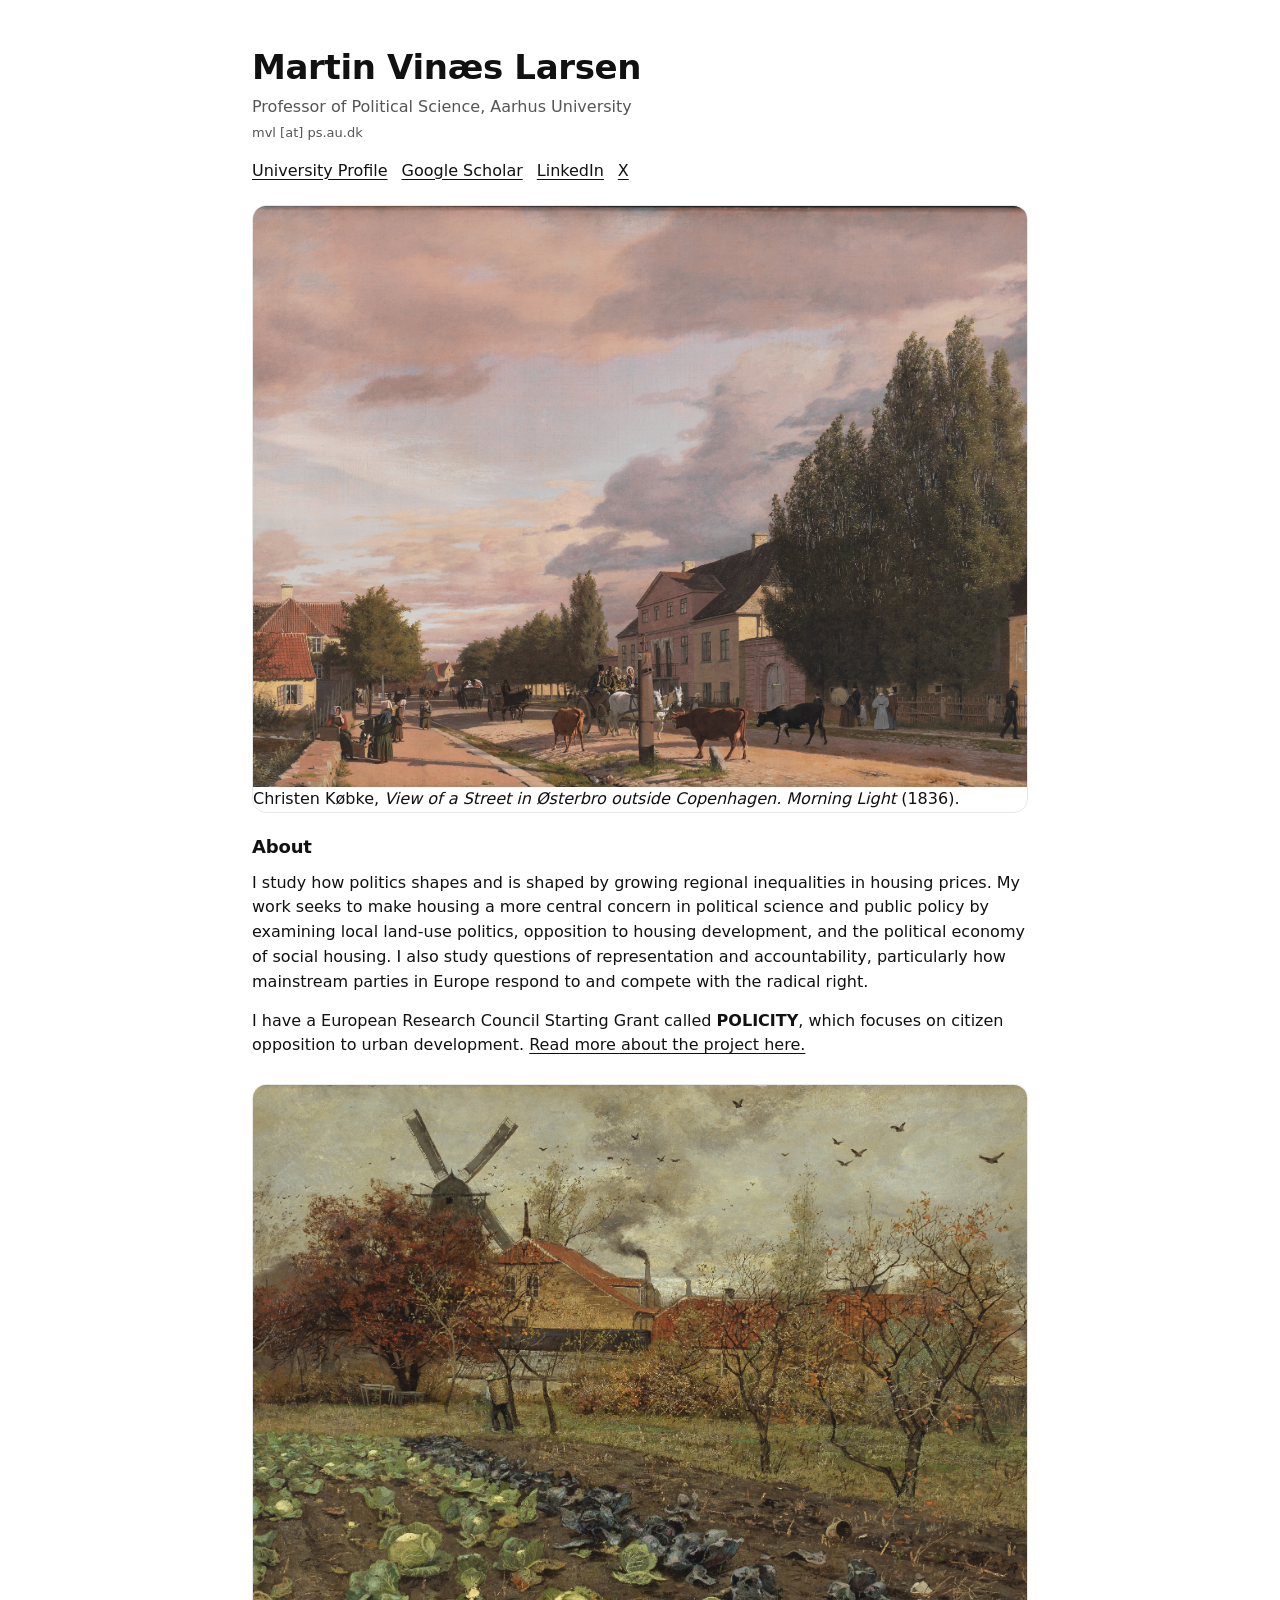
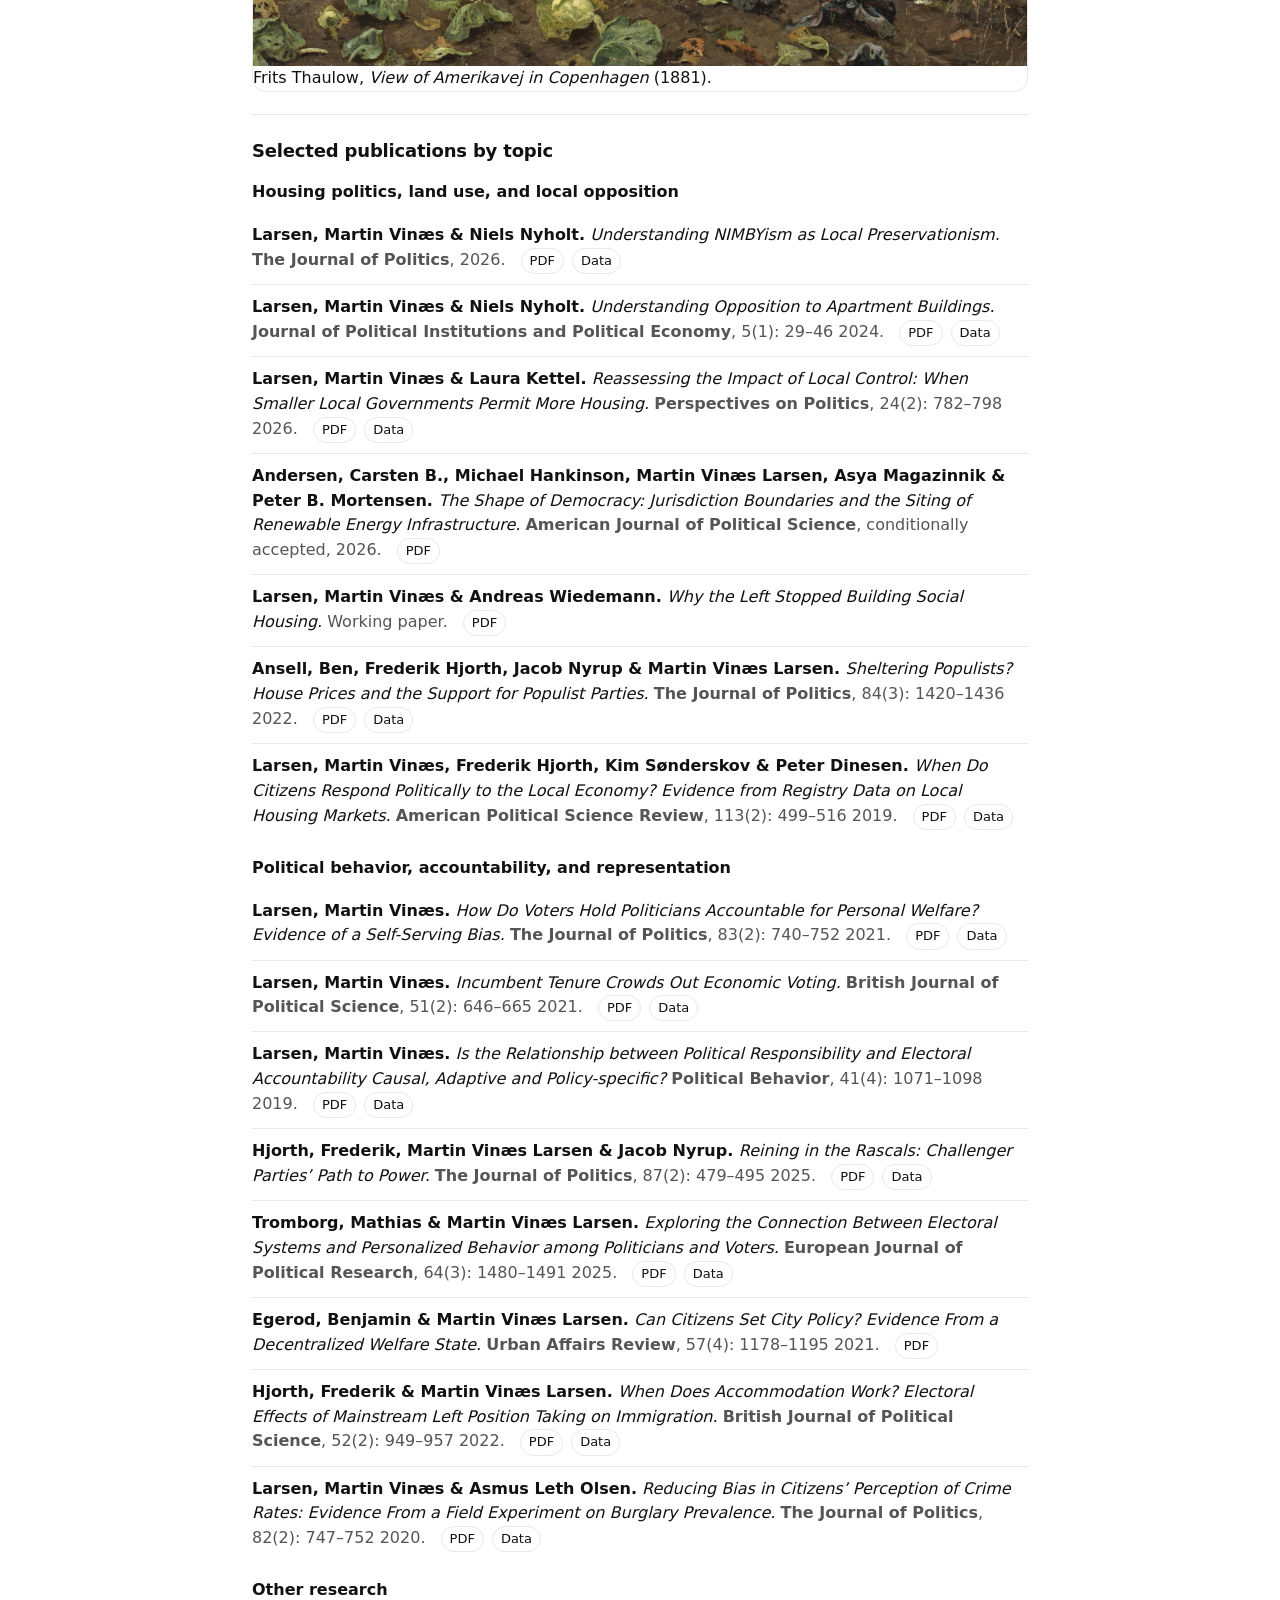
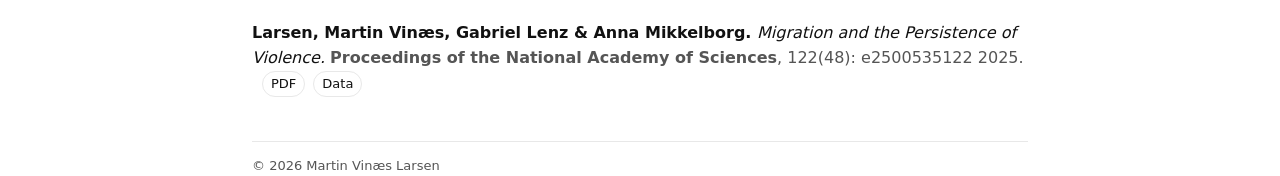
<file: index.html>
<!doctype html>
<html lang="en">
<head>
  <meta charset="utf-8" />
  <meta name="viewport" content="width=device-width, initial-scale=1" />

  <title>Martin Vinæs Larsen</title>
  <meta
    name="description"
    content="Academic homepage of Martin Vinæs Larsen, Professor of Political Science at Aarhus University."
  />

  <link rel="stylesheet" href="styles.css" />
</head>

<body>
  <main class="wrap">
    <header>
      <h1>Martin Vinæs Larsen</h1>

      <p class="subtitle">
        Professor of Political Science, Aarhus University<br />
        <span class="small">mvl [at] ps.au.dk</span>
      </p>

      <nav class="links" aria-label="Links">
        <a
          href="https://www.au.dk/mvl@ps.au.dk"
          target="_blank"
          rel="noopener noreferrer"
        >
          University Profile
        </a>

        <a
          href="https://scholar.google.com/citations?user=05wzGccAAAAJ&amp;hl=da"
          target="_blank"
          rel="noopener noreferrer"
        >
          Google Scholar
        </a>

        <a
          href="https://dk.linkedin.com/in/martin-vin%C3%A6s-larsen-16860236"
          target="_blank"
          rel="noopener noreferrer"
        >
          LinkedIn
        </a>

        <a
          href="https://x.com/mvinaes"
          target="_blank"
          rel="noopener noreferrer"
        >
          X
        </a>
      </nav>
    </header>

    <figure class="banner">
      <img
        src="assets/kobke-osterbro.jpg"
        style="width: 100%; aspect-ratio: 4 / 3; object-fit: cover; object-position: center 65%;"
        alt="Christen Købke, View of a Street in Østerbro outside Copenhagen. Morning Light, 1836"
      />
      <figcaption class="image-credit">
        Christen Købke, <em>View of a Street in Østerbro outside Copenhagen. Morning Light</em> (1836).
      </figcaption>
    </figure>

    <section id="about">
      <h2>About</h2>

      <p>
I study how politics shapes and is shaped by growing regional inequalities in housing prices. My work seeks to make housing a more central concern in political science and public policy by examining local land-use politics, opposition to housing development, and the political economy of social housing. I also study questions of representation and accountability, particularly how mainstream parties in Europe respond to and compete with the radical right.
      </p>

      <p>
        I have a European Research Council Starting Grant called
        <strong>POLICITY</strong>, which focuses on citizen opposition to urban
        development.
        <a
          href="https://policity.martinvlarsen.com"
          target="_blank"
          rel="noopener noreferrer"
        >
          Read more about the project here.
        </a>
      </p>
    </section>

    <figure class="banner">
      <img
        src="assets/thaulow-amerikavej.jpg"
        style="width: 100%; aspect-ratio: 4 / 3; object-fit: cover; object-position: center 35%;"
        alt="Frits Thaulow, View of Amerikavej in Copenhagen, 1881"
      />
      <figcaption class="image-credit">
        Frits Thaulow, <em>View of Amerikavej in Copenhagen</em> (1881).
      </figcaption>
    </figure>

    <hr />

    <section id="pubs">
      <h2>Selected publications by topic</h2>

      <h3>Housing politics, land use, and local opposition</h3>

      <ul class="pub">
        <li>
          <strong>Larsen, Martin Vinæs &amp; Niels Nyholt.</strong>
          <em>Understanding NIMBYism as Local Preservationism.</em>
          <span class="meta">
            <strong>The Journal of Politics</strong>, 2026.
          </span>
          <span class="links-inline">
            <a
              class="chip"
              href="https://www.journals.uchicago.edu/doi/10.1086/741691"
              target="_blank"
              rel="noopener noreferrer"
            >
              PDF
            </a>
            <a
              class="chip"
              href="https://doi.org/10.7910/DVN/IJEUE1"
              target="_blank"
              rel="noopener noreferrer"
            >
              Data
            </a>
          </span>
        </li>

        <li>
          <strong>Larsen, Martin Vinæs &amp; Niels Nyholt.</strong>
          <em>Understanding Opposition to Apartment Buildings.</em>
          <span class="meta">
            <strong>Journal of Political Institutions and Political Economy</strong>,
            5(1): 29–46 2024.
          </span>
          <span class="links-inline">
            <a
              class="chip"
              href="apartments.pdf"
              target="_blank"
              rel="noopener noreferrer"
            >
              PDF
            </a>
            <a
              class="chip"
              href="https://doi.org/10.7910/DVN/1ZPAKL"
              target="_blank"
              rel="noopener noreferrer"
            >
              Data
            </a>
          </span>
        </li>

        <li>
          <strong>Larsen, Martin Vinæs &amp; Laura Kettel.</strong>
          <em>
            Reassessing the Impact of Local Control: When Smaller Local
            Governments Permit More Housing.
          </em>
          <span class="meta">
            <strong>Perspectives on Politics</strong>, 24(2): 782–798 2026.
          </span>
          <span class="links-inline">
            <a
              class="chip"
              href="localcontrol.pdf"
              target="_blank"
              rel="noopener noreferrer"
            >
              PDF
            </a>
            <a
              class="chip"
              href="https://doi.org/10.7910/DVN/K87D6F"
              target="_blank"
              rel="noopener noreferrer"
            >
              Data
            </a>
          </span>
        </li>

        <li>
          <strong>
            Andersen, Carsten B., Michael Hankinson, Martin Vinæs Larsen,
            Asya Magazinnik &amp; Peter B. Mortensen.
          </strong>
          <em>
            The Shape of Democracy: Jurisdiction Boundaries and the Siting of
            Renewable Energy Infrastructure.
          </em>
          <span class="meta">
            <strong>American Journal of Political Science</strong>,
            conditionally accepted, 2026.
          </span>
          <span class="links-inline">
            <a
              class="chip"
              href="turbine.pdf"
              target="_blank"
              rel="noopener noreferrer"
            >
              PDF
            </a>
          </span>
        </li>

        <li>
          <strong>Larsen, Martin Vinæs &amp; Andreas Wiedemann.</strong>
          <em>Why the Left Stopped Building Social Housing.</em>
          <span class="meta">Working paper.</span>
          <span class="links-inline">
            <a
              class="chip"
              href="https://osf.io/preprints/socarxiv/ncsqd_v1"
              target="_blank"
              rel="noopener noreferrer"
            >
              PDF
            </a>
          </span>
        </li>

        <li>
          <strong>
            Ansell, Ben, Frederik Hjorth, Jacob Nyrup &amp; Martin Vinæs Larsen.
          </strong>
          <em>
            Sheltering Populists? House Prices and the Support for Populist
            Parties.
          </em>
          <span class="meta">
            <strong>The Journal of Politics</strong>, 84(3): 1420–1436 2022.
          </span>
          <span class="links-inline">
            <a
              class="chip"
              href="shelter.pdf"
              target="_blank"
              rel="noopener noreferrer"
            >
              PDF
            </a>
            <a
              class="chip"
              href="https://doi.org/10.7910/DVN/EVTNOQ"
              target="_blank"
              rel="noopener noreferrer"
            >
              Data
            </a>
          </span>
        </li>

        <li>
          <strong>
            Larsen, Martin Vinæs, Frederik Hjorth, Kim Sønderskov &amp;
            Peter Dinesen.
          </strong>
          <em>
            When Do Citizens Respond Politically to the Local Economy?
            Evidence from Registry Data on Local Housing Markets.
          </em>
          <span class="meta">
            <strong>American Political Science Review</strong>,
            113(2): 499–516 2019.
          </span>
          <span class="links-inline">
            <a
              class="chip"
              href="localecon.pdf"
              target="_blank"
              rel="noopener noreferrer"
            >
              PDF
            </a>
            <a
              class="chip"
              href="https://doi.org/10.7910/DVN/EKZQSZ"
              target="_blank"
              rel="noopener noreferrer"
            >
              Data
            </a>
          </span>
        </li>
      </ul>

      <h3>Political behavior, accountability, and representation</h3>

      <ul class="pub">
        <li>
          <strong>Larsen, Martin Vinæs.</strong>
          <em>
            How Do Voters Hold Politicians Accountable for Personal Welfare?
            Evidence of a Self-Serving Bias.
          </em>
          <span class="meta">
            <strong>The Journal of Politics</strong>, 83(2): 740–752 2021.
          </span>
          <span class="links-inline">
            <a
              class="chip"
              href="selfserve.pdf"
              target="_blank"
              rel="noopener noreferrer"
            >
              PDF
            </a>
            <a
              class="chip"
              href="https://doi.org/10.7910/DVN/XMUSDC"
              target="_blank"
              rel="noopener noreferrer"
            >
              Data
            </a>
          </span>
        </li>

        <li>
          <strong>Larsen, Martin Vinæs.</strong>
          <em>Incumbent Tenure Crowds Out Economic Voting.</em>
          <span class="meta">
            <strong>British Journal of Political Science</strong>,
            51(2): 646–665 2021.
          </span>
          <span class="links-inline">
            <a
              class="chip"
              href="tenure.pdf"
              target="_blank"
              rel="noopener noreferrer"
            >
              PDF
            </a>
            <a
              class="chip"
              href="https://doi.org/10.7910/DVN/EB1T26"
              target="_blank"
              rel="noopener noreferrer"
            >
              Data
            </a>
          </span>
        </li>

        <li>
          <strong>Larsen, Martin Vinæs.</strong>
          <em>
            Is the Relationship between Political Responsibility and Electoral
            Accountability Causal, Adaptive and Policy-specific?
          </em>
          <span class="meta">
            <strong>Political Behavior</strong>, 41(4): 1071–1098 2019.
          </span>
          <span class="links-inline">
            <a
              class="chip"
              href="adaptive.pdf"
              target="_blank"
              rel="noopener noreferrer"
            >
              PDF
            </a>
            <a
              class="chip"
              href="https://doi.org/10.7910/DVN/0AX8T1"
              target="_blank"
              rel="noopener noreferrer"
            >
              Data
            </a>
          </span>
        </li>

        <li>
          <strong>
            Hjorth, Frederik, Martin Vinæs Larsen &amp; Jacob Nyrup.
          </strong>
          <em>Reining in the Rascals: Challenger Parties’ Path to Power.</em>
          <span class="meta">
            <strong>The Journal of Politics</strong>, 87(2): 479–495 2025.
          </span>
          <span class="links-inline">
            <a
              class="chip"
              href="rascals.pdf"
              target="_blank"
              rel="noopener noreferrer"
            >
              PDF
            </a>
            <a
              class="chip"
              href="https://doi.org/10.7910/DVN/FLGPW8"
              target="_blank"
              rel="noopener noreferrer"
            >
              Data
            </a>
          </span>
        </li>

        <li>
          <strong>Tromborg, Mathias &amp; Martin Vinæs Larsen.</strong>
          <em>
            Exploring the Connection Between Electoral Systems and Personalized
            Behavior among Politicians and Voters.
          </em>
          <span class="meta">
            <strong>European Journal of Political Research</strong>,
            64(3): 1480–1491 2025.
          </span>
          <span class="links-inline">
            <a
              class="chip"
              href="elecsys.pdf"
              target="_blank"
              rel="noopener noreferrer"
            >
              PDF
            </a>
            <a
              class="chip"
              href="https://ejpr.onlinelibrary.wiley.com/action/downloadSupplement?doi=10.1111%2F1475-6765.12737&amp;file=ejpr12737-sup-0002-SuppMat.zip"
              target="_blank"
              rel="noopener noreferrer"
            >
              Data
            </a>
          </span>
        </li>

        <li>
          <strong>Egerod, Benjamin &amp; Martin Vinæs Larsen.</strong>
          <em>
            Can Citizens Set City Policy? Evidence From a Decentralized Welfare
            State.
          </em>
          <span class="meta">
            <strong>Urban Affairs Review</strong>, 57(4): 1178–1195 2021.
          </span>
          <span class="links-inline">
            <a
              class="chip"
              href="cancitizens.pdf"
              target="_blank"
              rel="noopener noreferrer"
            >
              PDF
            </a>
          </span>
        </li>

        <li>
          <strong>Hjorth, Frederik &amp; Martin Vinæs Larsen.</strong>
          <em>
            When Does Accommodation Work? Electoral Effects of Mainstream Left
            Position Taking on Immigration.
          </em>
          <span class="meta">
            <strong>British Journal of Political Science</strong>,
            52(2): 949–957 2022.
          </span>
          <span class="links-inline">
            <a
              class="chip"
              href="accom.pdf"
              target="_blank"
              rel="noopener noreferrer"
            >
              PDF
            </a>
            <a
              class="chip"
              href="https://doi.org/10.7910/DVN/QXBZOZ"
              target="_blank"
              rel="noopener noreferrer"
            >
              Data
            </a>
          </span>
        </li>

        <li>
          <strong>Larsen, Martin Vinæs &amp; Asmus Leth Olsen.</strong>
          <em>
            Reducing Bias in Citizens’ Perception of Crime Rates: Evidence From
            a Field Experiment on Burglary Prevalence.
          </em>
          <span class="meta">
            <strong>The Journal of Politics</strong>, 82(2): 747–752 2020.
          </span>
          <span class="links-inline">
            <a
              class="chip"
              href="olsen_jop.pdf"
              target="_blank"
              rel="noopener noreferrer"
            >
              PDF
            </a>
            <a
              class="chip"
              href="https://doi.org/10.7910/DVN/PUIROM"
              target="_blank"
              rel="noopener noreferrer"
            >
              Data
            </a>
          </span>
        </li>
      </ul>

      <h3>Other research</h3>

      <ul class="pub">
        <li>
          <strong>
            Larsen, Martin Vinæs, Gabriel Lenz &amp; Anna Mikkelborg.
          </strong>
          <em>Migration and the Persistence of Violence.</em>
          <span class="meta">
            <strong>Proceedings of the National Academy of Sciences</strong>,
            122(48): e2500535122 2025.
          </span>
          <span class="links-inline">
            <a
              class="chip"
              href="migration.pdf"
              target="_blank"
              rel="noopener noreferrer"
            >
              PDF
            </a>
            <a
              class="chip"
              href="https://osf.io/pr97f"
              target="_blank"
              rel="noopener noreferrer"
            >
              Data
            </a>
          </span>
        </li>
      </ul>
    </section>

    <footer class="footer">
      <div>© <span id="year"></span> Martin Vinæs Larsen</div>
    </footer>
  </main>

  <script>
    document.getElementById("year").textContent = new Date().getFullYear();
  </script>
</body>
</html>
</file>
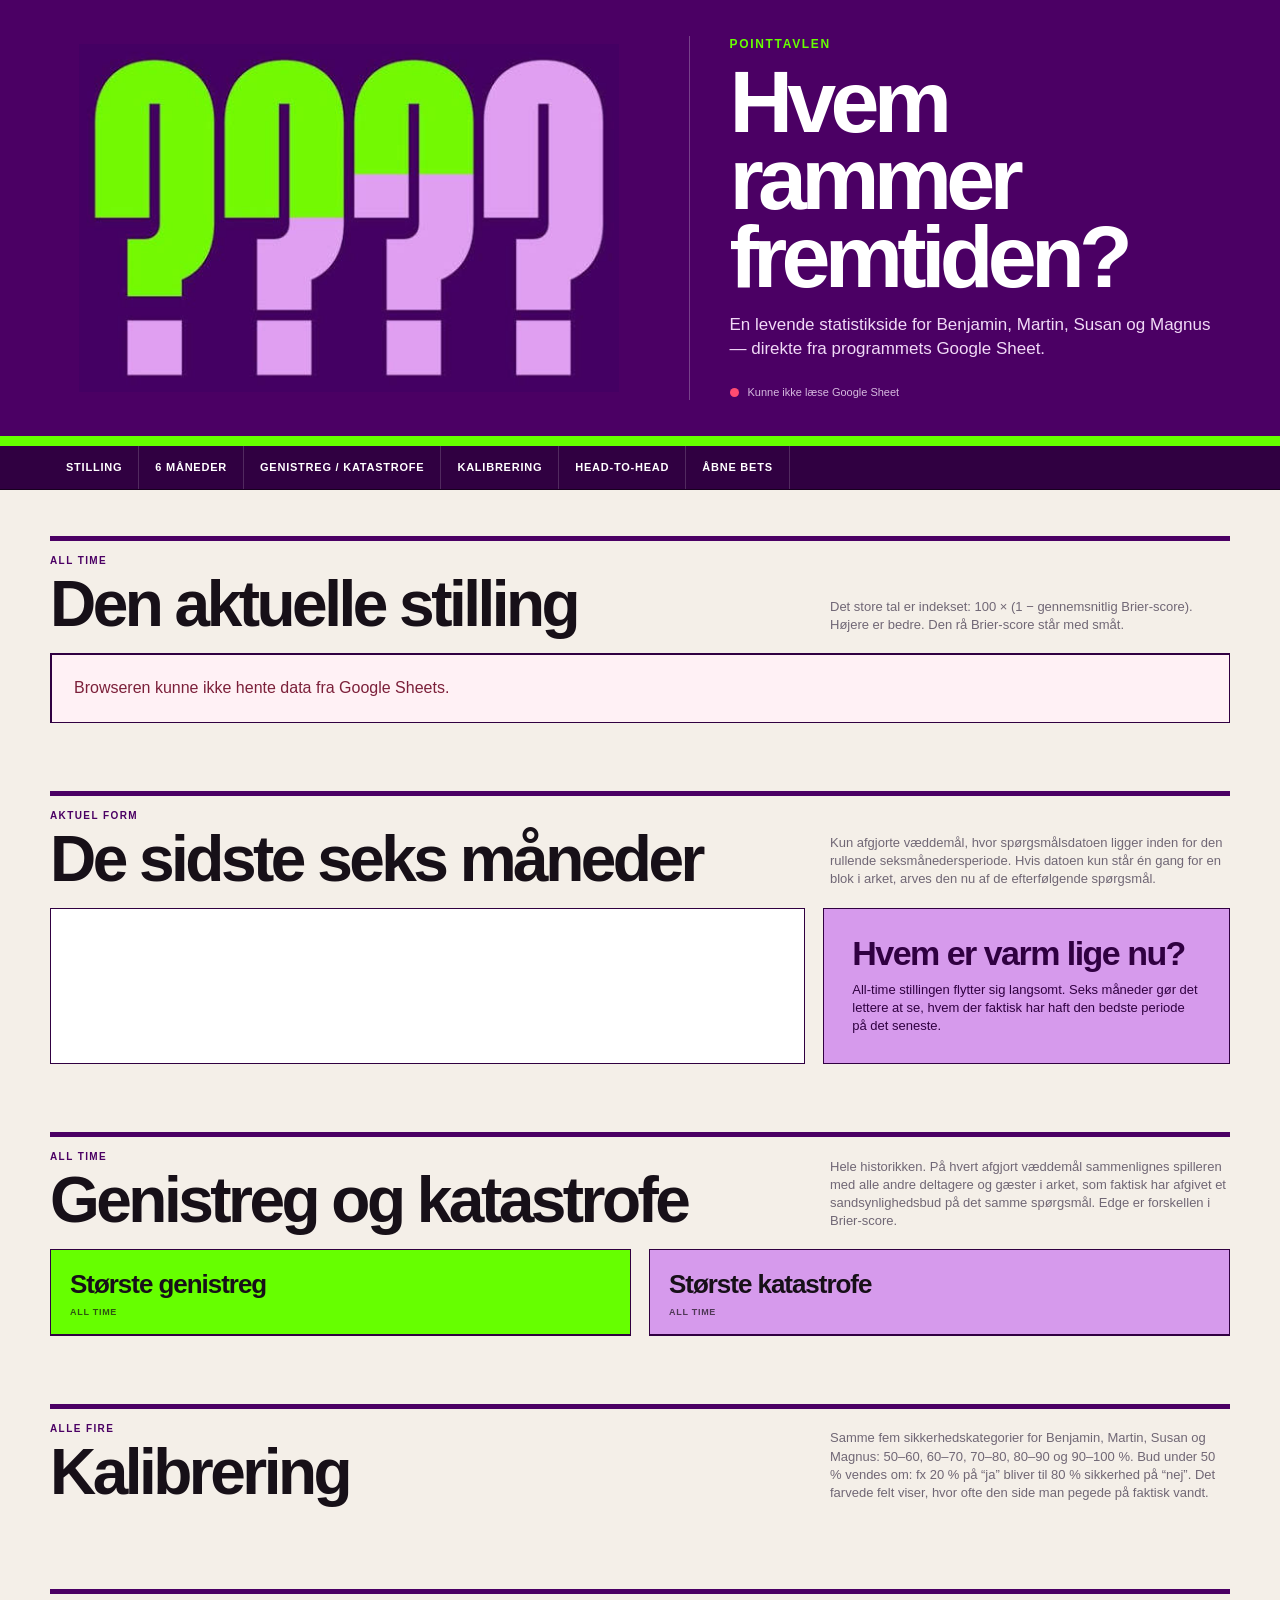
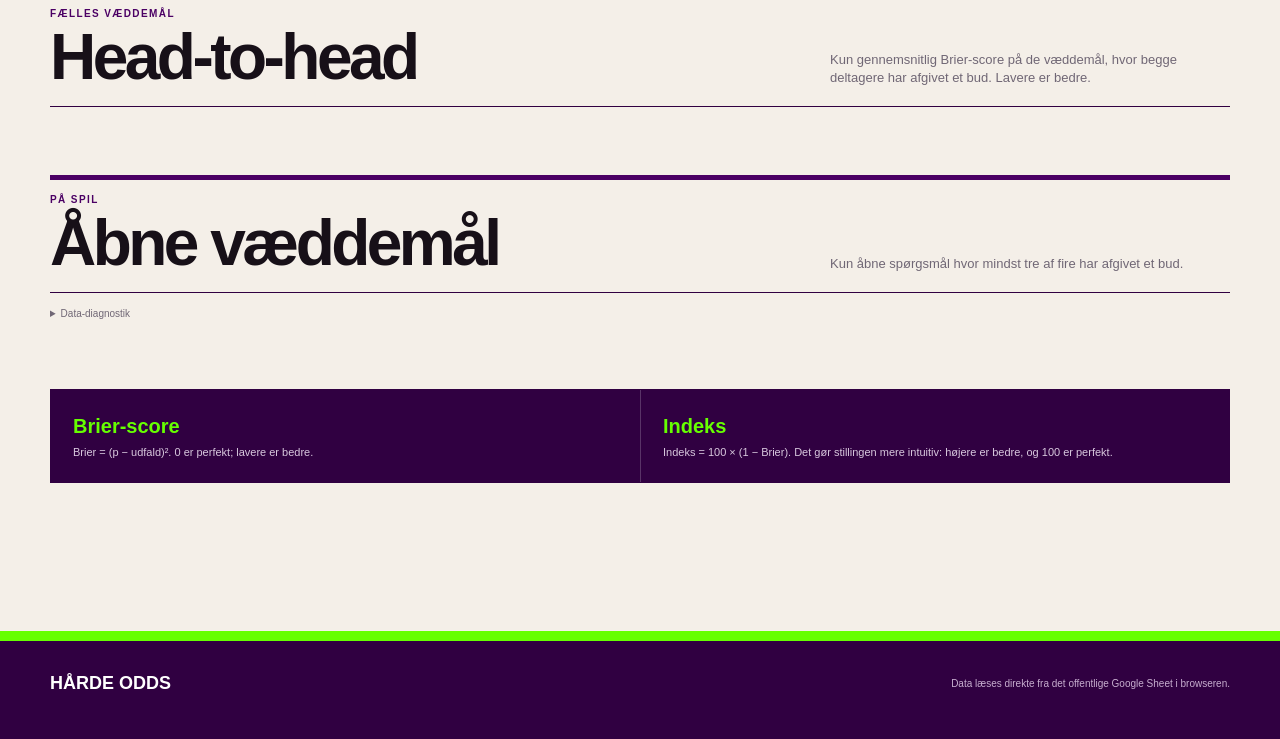
<file: haarde_odds/index.html>
<!doctype html>
<html lang="da">
<head>
<meta charset="utf-8">
<meta name="viewport" content="width=device-width, initial-scale=1">
<title>Hårde Odds — Pointtavlen</title>
<style>
:root{
  --purple:#4b0064;
  --purple2:#300041;
  --green:#66ff00;
  --lav:#d69aec;
  --paper:#f4efe8;
  --ink:#171018;
  --muted:#706775;
  --white:#fff;
  --line:#cfc4d2;
  --good:#087a4c;
  --bad:#c92d55;
  --yellow:#f7d94c;
  --max:1180px;
}
*{box-sizing:border-box}
html{scroll-behavior:smooth}
body{
  margin:0;
  font-family:Arial,Helvetica,sans-serif;
  color:var(--ink);
  background:var(--paper);
  line-height:1.4;
}
a{color:inherit}
.wrap{width:min(var(--max),calc(100% - 30px));margin:0 auto}
.hero{
  background:var(--purple);
  color:#fff;
  border-bottom:10px solid var(--green);
}
.hero-inner{
  min-height:390px;
  display:grid;
  grid-template-columns:1.05fr .95fr;
  align-items:center;
  gap:40px;
  padding:36px 0;
}
.logo-panel{
  display:flex;
  align-items:center;
  justify-content:center;
  min-width:0;
}
.logo-panel img{
  display:block;
  width:min(100%,540px);
  height:auto;
  border:0;
}
.hero-copy{
  align-self:stretch;
  display:flex;
  flex-direction:column;
  justify-content:center;
  border-left:1px solid rgba(255,255,255,.25);
  padding-left:40px;
}
.kicker{
  color:var(--green);
  font-size:12px;
  text-transform:uppercase;
  font-weight:900;
  letter-spacing:.14em;
  margin-bottom:10px;
}
.hero h1{
  margin:0 0 18px;
  font-size:clamp(46px,7vw,88px);
  line-height:.88;
  letter-spacing:-.065em;
}
.hero p{
  margin:0;
  max-width:530px;
  font-size:17px;
  color:#f1d9f7;
}
.status{
  display:flex;
  align-items:center;
  gap:9px;
  margin-top:24px;
  font-size:11px;
  color:#d6b9df;
}
.dot{width:9px;height:9px;border-radius:50%;background:#aaa;flex:0 0 auto}
.dot.live{background:var(--green);box-shadow:0 0 0 4px rgba(102,255,0,.16)}
.dot.error{background:#ff4b71}
.navbar{
  background:var(--purple2);
  color:#fff;
  border-bottom:1px solid #17001f;
  position:sticky;top:0;z-index:20;
}
.nav{
  display:flex;
  overflow:auto;
  scrollbar-width:none;
}
.nav::-webkit-scrollbar{display:none}
.nav a{
  text-decoration:none;
  padding:14px 16px;
  white-space:nowrap;
  border-right:1px solid rgba(255,255,255,.16);
  font-size:11px;
  text-transform:uppercase;
  letter-spacing:.07em;
  font-weight:900;
}
.nav a:hover{background:var(--green);color:var(--purple2)}
main{padding:46px 0 80px}
section{margin-bottom:68px;scroll-margin-top:60px}
.section-head{
  border-top:5px solid var(--purple);
  padding-top:13px;
  margin-bottom:19px;
  display:grid;
  grid-template-columns:1fr minmax(250px,400px);
  gap:24px;
  align-items:end;
}
.eyebrow{
  color:var(--purple);
  font-size:10px;
  text-transform:uppercase;
  letter-spacing:.14em;
  font-weight:900;
  margin-bottom:7px;
}
.section-head h2{
  margin:0;
  font-size:clamp(36px,5vw,66px);
  line-height:.92;
  letter-spacing:-.055em;
}
.section-head p{margin:0;color:var(--muted);font-size:13px}
.cards{
  display:grid;
  grid-template-columns:repeat(4,1fr);
  border-left:1px solid var(--purple2);
  border-top:1px solid var(--purple2);
}
.card{
  background:#fff;
  border-right:1px solid var(--purple2);
  border-bottom:1px solid var(--purple2);
  min-height:270px;
  padding:20px;
  display:flex;
  flex-direction:column;
}
.card.first{
  background:var(--green);
}
.rank{
  width:30px;height:30px;
  display:grid;place-items:center;
  background:var(--purple2);color:#fff;
  font-size:11px;font-weight:900;
  margin-bottom:38px;
}
.name{
  font-size:30px;
  font-weight:900;
  letter-spacing:-.045em;
}
.index{
  font-size:62px;
  line-height:.9;
  letter-spacing:-.065em;
  font-weight:950;
  margin-top:6px;
}
.metric-label{
  color:var(--muted);
  font-size:10px;
  text-transform:uppercase;
  letter-spacing:.08em;
  font-weight:800;
  margin-top:8px;
}
.card-foot{
  margin-top:auto;
  border-top:1px solid rgba(0,0,0,.15);
  padding-top:13px;
  display:flex;
  justify-content:space-between;
  gap:10px;
  color:var(--muted);
  font-size:10px;
}
.card.first .metric-label,.card.first .card-foot{color:#254b00}
.sem-grid{
  display:grid;
  grid-template-columns:1.3fr .7fr;
  gap:18px;
}
.sem-table{
  background:#fff;
  border:1px solid var(--purple2);
  padding:5px 18px;
}
.sem-row{
  display:grid;
  grid-template-columns:36px 1fr auto auto;
  gap:14px;
  align-items:center;
  min-height:72px;
  border-bottom:1px solid var(--line);
}
.sem-row:last-child{border-bottom:0}
.sem-rank{
  width:27px;height:27px;
  display:grid;place-items:center;
  background:var(--purple2);color:#fff;
  font-size:10px;font-weight:900
}
.sem-score{
  font-size:28px;
  font-weight:900;
  letter-spacing:-.045em;
}
.sem-sub{
  min-width:90px;
  text-align:right;
  color:var(--muted);
  font-size:10px;
}
.sem-note{
  background:var(--lav);
  color:var(--purple2);
  border:1px solid var(--purple2);
  padding:28px;
}
.sem-note strong{
  display:block;
  font-size:34px;
  line-height:.95;
  letter-spacing:-.045em;
  margin-bottom:12px;
}
.sem-note p{margin:0;font-size:13px}
.moments{
  display:grid;
  grid-template-columns:1fr 1fr;
  gap:18px;
}
.moment-col{
  background:#fff;
  border:1px solid var(--purple2);
}
.moment-head{
  padding:16px 19px;
  border-bottom:1px solid var(--purple2);
}
.moment-head.genius{background:var(--green)}
.moment-head.disaster{background:var(--lav)}
.moment-head h3{
  margin:0;
  font-size:26px;
  letter-spacing:-.04em;
}
.moment-head small{
  display:block;
  margin-top:3px;
  font-size:9px;
  text-transform:uppercase;
  letter-spacing:.08em;
  font-weight:900;
  opacity:.7;
}
.moment{
  padding:17px 19px;
  border-bottom:1px solid var(--line);
}
.moment:last-child{border-bottom:0}
.moment-top{display:flex;justify-content:space-between;gap:12px}
.moment-name{font-size:21px;font-weight:900}
.edge{
  border:1px solid var(--purple2);
  padding:4px 6px;
  font-size:11px;
  font-weight:900;
  white-space:nowrap;
}
.question{font-size:13px;font-weight:800;margin:10px 0 12px}
.stats{
  display:grid;
  grid-template-columns:repeat(3,1fr);
  border:1px solid var(--line);
}
.stat{
  padding:8px;
  border-right:1px solid var(--line);
}
.stat:last-child{border-right:0}
.stat small{
  display:block;
  color:var(--muted);
  font-size:8px;
  text-transform:uppercase;
  letter-spacing:.07em;
  font-weight:900
}
.stat strong{font-size:15px}
.cal-grid{
  display:grid;
  grid-template-columns:1fr 1fr;
  gap:18px;
}
.cal-card{
  background:#fff;
  border:1px solid var(--purple2);
  padding:20px;
}
.cal-title{
  display:flex;
  justify-content:space-between;
  align-items:end;
  gap:15px;
  margin-bottom:17px;
}
.cal-name{
  font-size:34px;
  font-weight:900;
  letter-spacing:-.05em;
}
.cal-err{
  text-align:right;
  color:var(--muted);
  font-size:9px;
  text-transform:uppercase;
  letter-spacing:.05em;
  font-weight:800;
}
.cal-err strong{
  display:block;
  font-size:20px;
  color:var(--ink);
}
.cal-bars{
  display:grid;
  gap:13px;
}
.cal-row{
  display:grid;
  grid-template-columns:42px 1fr 48px;
  gap:10px;
  align-items:center;
}
.cal-bin{
  font-weight:900;
  font-size:11px;
}
.track{
  height:25px;
  background:#eee6ef;
  border:1px solid #d7cadb;
  position:relative;
  overflow:hidden;
}
.forecast-mark{
  position:absolute;
  top:0;bottom:0;
  width:2px;
  background:var(--purple2);
  opacity:.6;
}
.actual-bar{
  position:absolute;
  left:0;top:0;bottom:0;
  background:var(--green);
  border-right:1px solid var(--purple2);
}
.actual-bar.benjamin{background:var(--green)}
.actual-bar.martin{background:var(--lav)}
.actual-bar.susan{background:var(--yellow)}
.actual-bar.magnus{background:#7bdff2}
.cal-val{
  text-align:right;
  font-size:11px;
  font-weight:900;
}
.cal-caption{
  margin-top:12px;
  color:var(--muted);
  font-size:10px;
}
.cal-legend{
  display:flex;
  gap:14px;
  flex-wrap:wrap;
  font-size:9px;
  color:var(--muted);
  margin-top:11px;
}
.swatch{display:inline-block;width:14px;height:9px;vertical-align:middle;margin-right:5px;border:1px solid var(--purple2)}
.h2h{
  display:grid;
  grid-template-columns:repeat(3,1fr);
  border-left:1px solid var(--purple2);
  border-top:1px solid var(--purple2);
}
.match{
  background:#fff;
  padding:18px;
  min-height:175px;
  border-right:1px solid var(--purple2);
  border-bottom:1px solid var(--purple2);
}
.match-title{
  font-size:19px;
  font-weight:900;
  letter-spacing:-.03em;
  margin-bottom:22px;
}
.brier-pair{
  display:grid;
  grid-template-columns:1fr 1fr;
  gap:8px;
}
.brier-box{
  border:1px solid var(--line);
  padding:10px;
}
.brier-box small{
  display:block;
  color:var(--muted);
  font-size:8px;
  text-transform:uppercase;
  font-weight:900;
  letter-spacing:.06em;
}
.brier-box strong{
  font-size:25px;
  letter-spacing:-.04em;
}
.match-meta{
  margin-top:10px;
  color:var(--muted);
  font-size:9px;
}
.open-list{border-top:1px solid var(--purple2)}
details.bet{
  background:#fff;
  border-left:1px solid var(--purple2);
  border-right:1px solid var(--purple2);
  border-bottom:1px solid var(--purple2);
}
details.bet summary{
  list-style:none;
  cursor:pointer;
  padding:15px 17px;
  display:grid;
  grid-template-columns:auto 1fr auto;
  gap:12px;
  align-items:center;
}
details.bet summary::-webkit-details-marker{display:none}
details.bet[open] summary{background:#efe3f5}
.badge{
  background:var(--purple);
  color:var(--green);
  font-size:8px;
  text-transform:uppercase;
  letter-spacing:.08em;
  font-weight:900;
  padding:5px 6px
}
.bet-q{font-size:13px;font-weight:900}
.plus{font-size:20px}
details[open] .plus{transform:rotate(45deg)}
.bet-body{
  border-top:1px solid var(--purple2);
  padding:16px;
}
.predictions{
  display:grid;
  grid-template-columns:repeat(4,1fr);
  border-left:1px solid var(--purple2);
  border-top:1px solid var(--purple2);
  margin-top:10px
}
.pred{
  border-right:1px solid var(--purple2);
  border-bottom:1px solid var(--purple2);
  padding:12px;
}
.pred small{display:block;color:var(--muted);font-size:8px;text-transform:uppercase;font-weight:900}
.pred strong{font-size:27px;letter-spacing:-.04em}
.meta{font-size:9px;color:var(--muted)}
.method{
  background:var(--purple2);
  color:#fff;
  border:1px solid var(--purple2);
  display:grid;
  grid-template-columns:1fr 1fr;
}
.method>div{padding:22px}
.method>div+div{border-left:1px solid rgba(255,255,255,.2)}
.method strong{
  display:block;
  color:var(--green);
  font-size:20px;
  margin-bottom:5px;
}
.method p{margin:0;color:#d8c8de;font-size:11px}
.empty,.errorbox{
  background:#fff;
  border:1px solid var(--purple2);
  padding:22px;
  color:var(--muted)
}
.errorbox{background:#fff1f5;color:#7c203a}
.diagnostics{margin-top:14px}
.diagnostics summary{cursor:pointer;font-size:10px;color:var(--muted)}
pre{white-space:pre-wrap;word-break:break-word;background:#16001d;color:#eee;padding:13px;font-size:9px;overflow:auto}
footer{
  background:var(--purple2);
  color:#fff;
  border-top:10px solid var(--green);
  padding:30px 0 42px;
}
.foot{
  display:flex;
  justify-content:space-between;
  gap:20px;
  align-items:center;
  font-size:10px;
  color:#c7aecf
}
.foot strong{font-size:18px;color:#fff}
.loading{
  min-height:270px;
  background:linear-gradient(90deg,#eee7ef 25%,#fff 50%,#eee7ef 75%);
  background-size:200% 100%;
  animation:shimmer 1.2s linear infinite;
  border-right:1px solid var(--purple2);
  border-bottom:1px solid var(--purple2)
}
@keyframes shimmer{to{background-position:-200% 0}}
@media(max-width:900px){
  .hero-inner{grid-template-columns:1fr}
  .hero-copy{border-left:0;border-top:1px solid rgba(255,255,255,.25);padding-left:0;padding-top:28px}
  .cards{grid-template-columns:repeat(2,1fr)}
  .h2h{grid-template-columns:repeat(2,1fr)}
}
@media(max-width:720px){
  .section-head{grid-template-columns:1fr}
  .sem-grid,.moments,.cal-grid,.method{grid-template-columns:1fr}
  .method>div+div{border-left:0;border-top:1px solid rgba(255,255,255,.2)}
}
@media(max-width:520px){
  .wrap{width:min(var(--max),calc(100% - 20px))}
  .hero-inner{min-height:0;padding:26px 0}
  .cards,.h2h{grid-template-columns:1fr}
  .predictions{grid-template-columns:repeat(2,1fr)}
  .sem-row{grid-template-columns:30px 1fr auto}
  .sem-sub{grid-column:2/-1;text-align:left;margin-top:-8px;margin-bottom:8px}
  .stats{grid-template-columns:1fr}
  .stat{border-right:0;border-bottom:1px solid var(--line)}
  .stat:last-child{border-bottom:0}
  .foot{align-items:flex-start;flex-direction:column}
}
</style>
</head>
<body>

<header class="hero">
  <div class="wrap hero-inner">
    <div class="logo-panel">
      <img src="[data-uri]" alt="Hårde Odds">
    </div>
    <div class="hero-copy">
      <div class="kicker">Pointtavlen</div>
      <h1>Hvem rammer fremtiden?</h1>
      <p>En levende statistikside for Benjamin, Martin, Susan og Magnus — direkte fra programmets Google Sheet.</p>
      <div class="status">
        <span id="statusDot" class="dot"></span>
        <span id="statusText">Henter data…</span>
      </div>
    </div>
  </div>
</header>

<div class="navbar">
  <nav class="wrap nav">
    <a href="#stilling">Stilling</a>
    <a href="#seksmaaneder">6 måneder</a>
    <a href="#moments">Genistreg / katastrofe</a>
    <a href="#kalibrering">Kalibrering</a>
    <a href="#h2h">Head-to-head</a>
    <a href="#aabne">Åbne bets</a>
  </nav>
</div>

<main class="wrap">

<section id="stilling">
  <div class="section-head">
    <div>
      <div class="eyebrow">All time</div>
      <h2>Den aktuelle stilling</h2>
    </div>
    <p>Det store tal er indekset: 100 × (1 − gennemsnitlig Brier-score). Højere er bedre. Den rå Brier-score står med småt.</p>
  </div>
  <div id="cards" class="cards">
    <div class="loading"></div><div class="loading"></div><div class="loading"></div><div class="loading"></div>
  </div>
</section>

<section id="seksmaaneder">
  <div class="section-head">
    <div>
      <div class="eyebrow">Aktuel form</div>
      <h2>De sidste seks måneder</h2>
    </div>
    <p id="semesterRange">Kun afgjorte væddemål, hvor spørgsmålsdatoen ligger inden for den rullende seksmånedersperiode. Hvis datoen kun står én gang for en blok i arket, arves den nu af de efterfølgende spørgsmål.</p>
  </div>
  <div class="sem-grid">
    <div id="semesterList" class="sem-table"></div>
    <div class="sem-note">
      <strong>Hvem er varm lige nu?</strong>
      <p>All-time stillingen flytter sig langsomt. Seks måneder gør det lettere at se, hvem der faktisk har haft den bedste periode på det seneste.</p>
    </div>
  </div>
</section>

<section id="moments">
  <div class="section-head">
    <div>
      <div class="eyebrow">All time</div>
      <h2>Genistreg og katastrofe</h2>
    </div>
    <p>Hele historikken. På hvert afgjort væddemål sammenlignes spilleren med alle andre deltagere og gæster i arket, som faktisk har afgivet et sandsynlighedsbud på det samme spørgsmål. Edge er forskellen i Brier-score.</p>
  </div>
  <div class="moments">
    <div class="moment-col">
      <div class="moment-head genius"><h3>Største genistreg</h3><small>All time</small></div>
      <div id="geniusList"></div>
    </div>
    <div class="moment-col">
      <div class="moment-head disaster"><h3>Største katastrofe</h3><small>All time</small></div>
      <div id="disasterList"></div>
    </div>
  </div>
</section>

<section id="kalibrering">
  <div class="section-head">
    <div>
      <div class="eyebrow">Alle fire</div>
      <h2>Kalibrering</h2>
    </div>
    <p>Samme fem sikkerhedskategorier for Benjamin, Martin, Susan og Magnus: 50–60, 60–70, 70–80, 80–90 og 90–100 %. Bud under 50 % vendes om: fx 20 % på “ja” bliver til 80 % sikkerhed på “nej”. Det farvede felt viser, hvor ofte den side man pegede på faktisk vandt.</p>
  </div>
  <div id="calGrid" class="cal-grid"></div>
</section>

<section id="h2h">
  <div class="section-head">
    <div>
      <div class="eyebrow">Fælles væddemål</div>
      <h2>Head-to-head</h2>
    </div>
    <p>Kun gennemsnitlig Brier-score på de væddemål, hvor begge deltagere har afgivet et bud. Lavere er bedre.</p>
  </div>
  <div id="h2hGrid" class="h2h"></div>
</section>

<section id="aabne">
  <div class="section-head">
    <div>
      <div class="eyebrow">På spil</div>
      <h2>Åbne væddemål</h2>
    </div>
    <p>Kun åbne spørgsmål hvor mindst tre af fire har afgivet et bud.</p>
  </div>
  <div id="openList" class="open-list"></div>
  <details class="diagnostics">
    <summary>Data-diagnostik</summary>
    <pre id="diagnostics">Venter på data…</pre>
  </details>
</section>

<section>
  <div class="method">
    <div>
      <strong>Brier-score</strong>
      <p>Brier = (p − udfald)². 0 er perfekt; lavere er bedre.</p>
    </div>
    <div>
      <strong>Indeks</strong>
      <p>Indeks = 100 × (1 − Brier). Det gør stillingen mere intuitiv: højere er bedre, og 100 er perfekt.</p>
    </div>
  </div>
</section>

</main>

<footer>
  <div class="wrap foot">
    <strong>HÅRDE ODDS</strong>
    <span>Data læses direkte fra det offentlige Google Sheet i browseren.</span>
  </div>
</footer>

<script>
(() => {
"use strict";

const SHEET_ID="1hq6MYkrp-eNnpGv9ztad_RIeZxndIQkRR0TfdEMswQQ";
const GID="142105044";
const PLAYERS=[
  {key:"benjamin",short:"Benjamin",aliases:["benjamin","benjamin leander"]},
  {key:"martin",short:"Martin",aliases:["martin","martin vinæs","martin vinaes"]},
  {key:"susan",short:"Susan",aliases:["susan","susan knorrenborg"]},
  {key:"magnus",short:"Magnus",aliases:["magnus","magnus barsøe","magnus barsoe"]}
];
const CAL_PLAYERS=["benjamin","martin","susan","magnus"];

const $=s=>document.querySelector(s);
const norm=s=>String(s??"").normalize("NFD").replace(/[\u0300-\u036f]/g,"").toLowerCase().trim().replace(/\s+/g," ");
const esc=s=>String(s??"").replace(/[&<>"']/g,c=>({"&":"&amp;","<":"&lt;",">":"&gt;",'"':"&quot;","'":"&#039;"}[c]));
const fmtScore=x=>Number.isFinite(x)?x.toLocaleString("da-DK",{minimumFractionDigits:3,maximumFractionDigits:3}):"—";
const fmtIndex=x=>Number.isFinite(x)?x.toLocaleString("da-DK",{minimumFractionDigits:1,maximumFractionDigits:1}):"—";
const fmtPct=x=>Number.isFinite(x)?(100*x).toLocaleString("da-DK",{maximumFractionDigits:0})+"%":"—";
const fmtDate=d=>d instanceof Date&&!isNaN(d)?d.toLocaleDateString("da-DK",{day:"numeric",month:"short",year:"numeric"}):"";

function parseDate(v){
  if(v instanceof Date)return v;
  if(v==null||v==="")return null;

  // Google/Excel serial date.
  if(typeof v==="number"){
    if(v>20000&&v<80000)return new Date(Date.UTC(1899,11,30)+v*86400000);
    return null;
  }

  const s=String(v).trim();

  // Danish sheet format: DD.MM.YY / DD.MM.YYYY.
  // IMPORTANT: first number is always day, second is always month.
  const dk=s.match(/^(\d{1,2})\.(\d{1,2})\.(\d{2}|\d{4})$/);
  if(dk){
    const day=+dk[1], month=+dk[2];
    let year=+dk[3];
    if(year<100)year+=2000;
    if(month<1||month>12||day<1||day>31)return null;
    const d=new Date(year,month-1,day);
    return d.getFullYear()===year&&d.getMonth()===month-1&&d.getDate()===day?d:null;
  }

  // Google Visualization date: month is zero-based.
  const g=s.match(/^Date\((\d{4}),(\d{1,2}),(\d{1,2})(?:,(\d+),(\d+),(\d+))?\)$/);
  if(g)return new Date(+g[1],+g[2],+g[3],+(g[4]||0),+(g[5]||0),+(g[6]||0));

  // Other explicit day-month-year separators, still interpreted as D-M-Y.
  const dmy=s.match(/^(\d{1,2})[\/-](\d{1,2})[\/-](\d{2}|\d{4})$/);
  if(dmy){
    const day=+dmy[1],month=+dmy[2];let year=+dmy[3];
    if(year<100)year+=2000;
    if(month<1||month>12||day<1||day>31)return null;
    const d=new Date(year,month-1,day);
    return d.getFullYear()===year&&d.getMonth()===month-1&&d.getDate()===day?d:null;
  }

  // ISO-like strings only. Avoid locale-dependent Date("18.08.26") parsing.
  if(/^\d{4}-\d{1,2}-\d{1,2}/.test(s)){
    const d=new Date(s);
    return isNaN(d)?null:d;
  }
  return null;
}
function parseProbability(v){
  if(v==null||v==="")return null;
  let n;
  if(typeof v==="number"){n=v;if(n>1&&n<=100)n/=100;}
  else{
    const s=String(v).replace(",",".").replace("%","").trim();
    n=Number(s);if(!Number.isFinite(n))return null;
    if(String(v).includes("%")||n>1)n/=100;
  }
  return n>=0&&n<=1?n:null;
}
function parseOutcome(v,f){
  const raw=v??f;
  if(raw==null||raw==="")return null;
  if(typeof raw==="boolean")return raw?1:0;
  if(typeof raw==="number"&&(raw===0||raw===1))return raw;
  const s=norm(raw);
  if(["ja","yes","true","1","vundet","vinder","indtraf","indtruffet"].includes(s))return 1;
  if(["nej","no","false","0","tabt","taber","indtraf ikke","ikke indtruffet"].includes(s))return 0;
  return null;
}
function headerScore(label,words){
  const l=norm(label);let s=0;
  for(const w of words){if(l===w)s+=8;else if(l.includes(w))s+=3}
  return s;
}
function pickColumn(cols,candidates,exclude=[]){
  let best=null;
  cols.forEach((c,i)=>{
    const l=norm(c.label||c.id||"");
    if(!l||exclude.some(x=>l.includes(x)))return;
    const score=headerScore(l,candidates);
    if(score&&(!best||score>best.score))best={i,score,label:c.label||c.id};
  });
  return best;
}
function findPlayerColumns(cols,p){
  const found=[];
  cols.forEach((c,i)=>{
    const l=norm(c.label||c.id||"");if(!l)return;
    let score=0;
    p.aliases.forEach(a=>{
      const aa=norm(a);
      if(l===aa)score=Math.max(score,20);
      else if(l.startsWith(aa+" "))score=Math.max(score,15);
      else if(l.includes(aa))score=Math.max(score,10);
    });
    if(/(score|brier|point|rang|rank|placering|indeks|index|resultat|udfald)/.test(l))score-=12;
    if(score>0)found.push({i,score,label:c.label||c.id});
  });
  return found.sort((a,b)=>b.score-a.score||a.i-b.i);
}
function findPlayerColumn(cols,p){
  return findPlayerColumns(cols,p)[0]||null;
}
function cell(r,i){return i==null||!r?.c?.[i]?{v:null,f:null}:r.c[i]}

function looksLikeQuestionText(v){
  if(typeof v!=="string")return false;
  const s=v.trim();
  if(s.length<8)return false;

  // Never accept cells that are really just numbers / probabilities.
  if(/^[\s\d.,%+-]+$/.test(s))return false;

  const n=norm(s);
  if(["ja","nej","yes","no","true","false","åben","aaben","open","closed","lukket","afgjort","pending"].includes(n))return false;

  // Avoid obvious date-only strings.
  if(/^\d{1,2}[.\/-]\d{1,2}[.\/-]\d{2,4}$/.test(s))return false;

  return true;
}

function bestQuestionFromRow(r,cols,preferredIndex,excludedIndexes){
  const candidates=[];

  // Prefer the detected question column, but only if it contains actual text.
  if(Number.isInteger(preferredIndex)){
    const c=cell(r,preferredIndex);
    const v=c.f??c.v;
    if(looksLikeQuestionText(v)){
      candidates.push({text:String(v).trim(),score:1000});
    }
  }

  // Fallback: search non-prediction, non-metadata cells for plausible question text.
  for(let i=0;i<cols.length;i++){
    if(excludedIndexes.has(i))continue;
    const c=cell(r,i);
    const v=c.f??c.v;
    if(!looksLikeQuestionText(v))continue;

    const label=norm(cols[i]?.label||cols[i]?.id||"");
    let score=Math.min(String(v).trim().length,250);

    if(/spørgsmål|sporgsmal|question|væddemål|vaeddemal|forudsigelse/.test(label))score+=500;
    if(String(v).includes("?"))score+=40;
    if(/score|brier|point|status|dato|date|udfald|resultat|facit/.test(label))score-=300;

    candidates.push({text:String(v).trim(),score});
  }

  candidates.sort((a,b)=>b.score-a.score);
  return candidates[0]?.text||"";
}

function inferQuestionColumn(cols,rows,preferredIndex){
  const candidates=[];

  cols.forEach((c,i)=>{
    const label=norm(c.label||c.id||"");
    let textCount=0;
    let questionMarkCount=0;
    let totalLength=0;
    let nonEmpty=0;

    rows.forEach(r=>{
      const cc=cell(r,i);
      const raw=cc.f??cc.v;
      if(raw==null||raw==="")return;
      nonEmpty++;

      if(looksLikeQuestionText(raw)){
        textCount++;
        const s=String(raw).trim();
        totalLength+=s.length;
        if(s.includes("?"))questionMarkCount++;
      }
    });

    if(!textCount)return;

    let score=textCount*8 + questionMarkCount*12 + (totalLength/Math.max(1,textCount))/5;

    if(i===preferredIndex)score+=600;
    if(/spørgsmål|sporgsmal|question|væddemål|vaeddemal|bet|forudsigelse/.test(label))score+=300;
    if(/dato|date|score|brier|point|status|udfald|resultat|facit|afgjort|settled|deadline/.test(label))score-=400;

    candidates.push({i,label:c.label||c.id||"",textCount,questionMarkCount,nonEmpty,score});
  });

  candidates.sort((a,b)=>b.score-a.score);
  return candidates[0]||null;
}

function plausibleSheetDate(v){
  const d=parseDate(v);
  if(!(d instanceof Date)||isNaN(d))return null;
  const y=d.getFullYear();
  return y>=2018&&y<=2035?d:null;
}

function inferQuestionDateColumn(cols,rows,preferredIndex,settledIndex){
  const candidates=[];
  const now=new Date();
  const recentStart=new Date(now);
  recentStart.setMonth(recentStart.getMonth()-6);

  cols.forEach((c,i)=>{
    if(i===settledIndex)return;

    const label=norm(c.label||c.id||"");
    let dateCount=0;
    let nonEmpty=0;
    let danishShortCount=0;
    let recentCount=0;
    let currentYearCount=0;
    const sampleDates=[];

    rows.forEach(r=>{
      const cc=cell(r,i);
      // Prefer formatted text because this preserves sheet locale, e.g. 18.08.26.
      const raw=cc.f??cc.v;
      if(raw==null||raw==="")return;
      nonEmpty++;

      const text=String(raw).trim();
      if(/^\d{1,2}\.\d{1,2}\.\d{2,4}$/.test(text))danishShortCount++;

      const d=plausibleSheetDate(raw);
      if(!d)return;
      dateCount++;
      if(d>=recentStart&&d<=now)recentCount++;
      if(d.getFullYear()===now.getFullYear())currentYearCount++;
      if(sampleDates.length<8)sampleDates.push(text);
    });

    if(!dateCount)return;

    let score=dateCount*5;
    if(i===preferredIndex)score+=250;
    if(/spørgsmål|sporgsmal|question|væddemål|vaeddemal|bet/.test(label))score+=180;
    if(/dato|date|sendt|episode|udsendelse|oprettet/.test(label))score+=70;
    if(/afgjort|resultat|settled|resolved|deadline|slut/.test(label))score-=300;

    // Strongly prefer the Danish short-date pattern seen in the actual sheet.
    score+=danishShortCount*30;

    // Question dates for the current form table should naturally contain many recent dates.
    score+=recentCount*45;
    score+=currentYearCount*8;

    // Prefer columns whose populated values are mostly dates.
    score+=(dateCount/Math.max(1,nonEmpty))*100;

    candidates.push({
      i,label:c.label||c.id||"",dateCount,nonEmpty,
      danishShortCount,recentCount,currentYearCount,sampleDates,score
    });
  });

  candidates.sort((a,b)=>b.score-a.score);
  return candidates[0]||null;
}

function questionDateCandidates(cols,rows,settledIndex){
  const now=new Date();
  const start=new Date(now); start.setMonth(start.getMonth()-6);
  return cols.map((c,i)=>{
    if(i===settledIndex)return null;
    let dates=0,dk=0,recent=0; const samples=[];
    rows.forEach(r=>{
      const cc=cell(r,i); const raw=cc.f??cc.v;
      if(raw==null||raw==="")return;
      const text=String(raw).trim();
      if(/^\d{1,2}\.\d{1,2}\.\d{2,4}$/.test(text))dk++;
      const d=plausibleSheetDate(raw);
      if(!d)return; dates++;
      if(d>=start&&d<=now)recent++;
      if(samples.length<6)samples.push(text);
    });
    return dates?{i,label:c.label||c.id||"",dates,danishShortDates:dk,recent,samples}:null;
  }).filter(Boolean).sort((a,b)=>b.danishShortDates-a.danishShortDates||b.recent-a.recent||b.dates-a.dates);
}

function tableToData(table){
  const cols=table.cols||[], rows=table.rows||[];
  const explicitQuestionCol=pickColumn(
    cols,
    ["spørgsmål","sporgsmal","question","væddemål","vaeddemal","bet","forudsigelse"],
    ["dato","date","score","point"]
  );
  const qCol=inferQuestionColumn(cols,rows,explicitQuestionCol?.i);

  const oCol=pickColumn(cols,["udfald","resultat","outcome","facit","afgjort","svar"],["dato","date","score","point"]);
  const settledCol=pickColumn(
    cols,
    ["afgørelsesdato","afgorelsesdato","afgjort dato","resultatdato","resultat dato","settled date","settlement date","resolved date","afgjort","settled","resolved"],
    ["score","point","deadline","udsendelse","episode","oprettet"]
  );

  // First try semantic headers, then inspect the actual cell values.
  const explicitQuestionDateCol=pickColumn(
    cols,
    ["spørgsmålsdato","sporgsmalsdato","spørgsmål dato","sporgsmal dato","question date","bet date","væddemålsdato","vaeddemalsdato"],
    ["afgjort","resultat","settled","deadline","score","point"]
  );

  const episodeCol=pickColumn(
    cols,
    ["dato","date","sendt","episode dato","udsendelsesdato","oprettet"],
    ["afgjort","resultat","deadline","score","point"]
  );

  const questionDateCol=inferQuestionDateColumn(
    cols,
    rows,
    explicitQuestionDateCol?.i ?? episodeCol?.i,
    settledCol?.i
  );

  const statusCol=pickColumn(cols,["status","åben","aaben","open","lukket","closed"]);
  const pColGroups=Object.fromEntries(PLAYERS.map(p=>[p.key,findPlayerColumns(cols,p)]));
  const pCols=Object.fromEntries(PLAYERS.map(p=>[p.key,pColGroups[p.key][0]||null]));

  // Find every column in the sheet that behaves like a participant forecast column.
  // This lets "genistreg/katastrofe" compare against historical guests too, not
  // only Benjamin/Martin/Susan/Magnus.
  const excludedIdx=new Set(
    [qCol?.i,oCol?.i,settledCol?.i,questionDateCol?.i,episodeCol?.i,statusCol?.i]
      .filter(i=>Number.isInteger(i))
  );
  const excludedWords=/(score|brier|point|rang|rank|placering|indeks|index|dato|date|udfald|resultat|outcome|facit|status|spørgsmål|sporgsmal|question|væddemål|vaeddemal|deadline|episode)/;

  const participantCols=cols.map((c,i)=>{
    const label=String(c.label||c.id||"").trim();
    if(!label||excludedIdx.has(i)||excludedWords.test(norm(label)))return null;

    let valid=0, nonEmpty=0;
    rows.forEach(r=>{
      const cc=cell(r,i);
      const raw=cc.v??cc.f;
      if(raw==null||raw==="")return;
      nonEmpty++;
      if(Number.isFinite(parseProbability(raw)))valid++;
    });

    // Forecast columns should overwhelmingly contain probabilities when populated.
    // Requiring >=2 valid forecasts keeps one-off numeric metadata from being mistaken
    // for a guest, while still allowing guests who appeared only briefly.
    if(valid>=2 && valid/Math.max(1,nonEmpty)>=0.60){
      return {i,label,valid,nonEmpty};
    }
    return null;
  }).filter(Boolean);

  // Sheets often show a date only once for a block of questions.
  // Carry that date forward over blank cells until a new date appears.
  let lastQuestionDate=null;
  let lastQuestionText="";

  const mapped=rows.map((r,index)=>{
    const excludedQuestionIndexes=new Set(
      [
        ...Object.values(pColGroups).flat().map(x=>x.i),
        ...participantCols.map(x=>x.i),
        oCol?.i,settledCol?.i,questionDateCol?.i,episodeCol?.i,statusCol?.i
      ].filter(i=>Number.isInteger(i))
    );

    const directQuestionCell=qCol?cell(r,qCol.i):{v:null,f:null};
    const directQuestion=directQuestionCell.f??directQuestionCell.v;

    let q="";
    if(looksLikeQuestionText(directQuestion)){
      q=String(directQuestion).trim();
    }else{
      q=bestQuestionFromRow(r,cols,qCol?.i,excludedQuestionIndexes);
    }

    if(q){
      lastQuestionText=q;
    }else if(lastQuestionText){
      q=lastQuestionText;
    }

    const oc=cell(r,oCol?.i);
    const outcome=parseOutcome(oc.v,oc.f);
    const sd=settledCol?parseDate(cell(r,settledCol.i).v??cell(r,settledCol.i).f):null;

    const explicitQD=questionDateCol
      ? plausibleSheetDate(cell(r,questionDateCol.i).f??cell(r,questionDateCol.i).v)
      : null;

    if(explicitQD)lastQuestionDate=explicitQD;

    const qd=explicitQD||lastQuestionDate;
    const ed=episodeCol?parseDate(cell(r,episodeCol.i).v??cell(r,episodeCol.i).f):null;
    const preds={};
    PLAYERS.forEach(p=>{
      const group=pColGroups[p.key]||[];
      let value=null;
      for(const pc of group){
        const c=cell(r,pc.i);
        const parsed=parseProbability(c.v??c.f);
        if(Number.isFinite(parsed)){value=parsed;break;}
      }
      preds[p.key]=value;
    });
    const status=statusCol?norm(cell(r,statusCol.i).f??cell(r,statusCol.i).v):"";
    const predCount=Object.values(preds).filter(Number.isFinite).length;
    const explicitOpen=/(åben|aaben|open|pending|ikke afgjort|uafgjort)/.test(status);
    const settled=(outcome===0||outcome===1);
    const allParticipantPreds=participantCols.map(pc=>{
      const cc=cell(r,pc.i);
      return {label:pc.label,p:parseProbability(cc.v??cc.f),colIndex:pc.i};
    }).filter(x=>Number.isFinite(x.p));

    return{
      index,question:String(q??"").trim(),outcome,
      settledDate:sd,
      questionDate:qd||ed,
      episodeDate:ed,
      effectiveDate:qd||ed||sd,
      preds,predCount,status,
      allParticipantPreds,
      isSettled:settled,
      isOpen:predCount>0&&(explicitOpen||(!settled&&outcome===null))
    };
  }).filter(r=>r.question||r.predCount>0);

  return{
    rows:mapped,
    mapping:{
      question:qCol,
      explicitQuestion:explicitQuestionCol,
      outcome:oCol,settledDate:settledCol,
      questionDate:questionDateCol,
      explicitQuestionDate:explicitQuestionDateCol,
      episodeDate:episodeCol,
      status:statusCol,players:pCols,playerColumnGroups:pColGroups,participantColumns:participantCols
    },
    participantCols,
    questionDateCandidates:questionDateCandidates(cols,rows,settledCol?.i),
    headers:cols.map((c,i)=>({i,id:c.id,label:c.label,type:c.type}))
  };
}

function brier(p,o){return Number.isFinite(p)&&(o===0||o===1)?(p-o)**2:null}
function avg(a){const x=a.filter(Number.isFinite);return x.length?x.reduce((s,v)=>s+v,0)/x.length:null}
function playerStats(rows,key){
  const scores=rows.map(r=>brier(r.preds[key],r.outcome)).filter(Number.isFinite);
  const score=avg(scores);
  return{score,index:Number.isFinite(score)?100*(1-score):null,n:scores.length};
}
function rank(rows){
  return PLAYERS.map(p=>({...p,...playerStats(rows,p.key)}))
    .sort((a,b)=>(b.index??-Infinity)-(a.index??-Infinity));
}
function outcomeText(o){return o===1?"Ja":o===0?"Nej":"—"}

function renderCards(settled){
  const root=$("#cards");root.innerHTML="";
  rank(settled).forEach((p,i)=>{
    const n=document.createElement("article");
    n.className=`card ${i===0?"first":""}`;
    n.innerHTML=`
      <div class="rank">#${i+1}</div>
      <div class="name">${p.short}</div>
      <div class="index">${fmtIndex(p.index)}</div>
      <div class="metric-label">Indeks · højere er bedre</div>
      <div class="card-foot"><span>${p.n} afgjorte bets</span><span>Brier ${fmtScore(p.score)}</span></div>`;
    root.appendChild(n);
  });
}

function subtractMonths(d,m){const x=new Date(d);x.setMonth(x.getMonth()-m);return x}

function getSixMonths(settled){
  const now=new Date();
  const start=subtractMonths(now,6);

  // Definition requested for Hårde Odds:
  // include bets that ARE settled, but filter them by the date on which
  // the question was originally posed — not by the later settlement date.
  const dated=settled.filter(r=>
    r.questionDate instanceof Date &&
    !isNaN(r.questionDate)
  );

  const rows=dated.filter(r=>
    r.questionDate>=start &&
    r.questionDate<=now
  );

  return{
    rows,
    anchor:now,
    start,
    datedCount:dated.length,
    allSettledCount:settled.length
  };
}
function renderSixMonths(settled){
  const {rows,anchor,start,datedCount,allSettledCount}=getSixMonths(settled);

  $("#semesterRange").textContent=
    `${fmtDate(start)} – ${fmtDate(anchor)} · ${rows.length} afgjorte bets med spørgsmålsdato i perioden (all time: ${allSettledCount})`;

  const root=$("#semesterList");
  root.innerHTML="";

  if(!datedCount){
    root.innerHTML=`
      <div class="empty">
        Jeg kunne ikke identificere en datokolonne med spørgsmålsdatoer. Åbn “Data-diagnostik” nederst for at se, hvilken datokolonne der blev fundet.
      </div>`;
    return;
  }

  if(!rows.length){
    root.innerHTML=`
      <div class="empty">
        Ingen afgjorte væddemål har en spørgsmålsdato inden for de seneste seks måneder.
      </div>`;
    return;
  }

  rank(rows).forEach((p,i)=>{
    const n=document.createElement("div");
    n.className="sem-row";
    n.innerHTML=`
      <div class="sem-rank">${i+1}</div>
      <div><strong>${p.short}</strong></div>
      <div class="sem-score">${fmtIndex(p.index)}</div>
      <div class="sem-sub">indeks<br>Brier ${fmtScore(p.score)} · ${p.n} bets</div>`;
    root.appendChild(n);
  });
}

function momentsFor(settled,key){
  const focal=PLAYERS.find(p=>p.key===key);
  const scored=[];

  settled.forEach(r=>{
    const myP=r.preds[key];
    if(!Number.isFinite(myP))return;

    const mine=brier(myP,r.outcome);

    // Identify the focal person's actual sheet column by matching the detected
    // participant label to their aliases. This prevents their own forecast from
    // leaking into the comparison group.
    const isMe=label=>{
      const l=norm(label);
      return focal.aliases.some(a=>{
        const aa=norm(a);
        return l===aa || l.startsWith(aa+" ") || l.includes(aa);
      });
    };

    const others=(r.allParticipantPreds||[])
      .filter(x=>!isMe(x.label))
      .map(x=>({
        ...x,
        score:brier(x.p,r.outcome)
      }))
      .filter(x=>Number.isFinite(x.score));

    if(!others.length)return;

    const otherAvg=avg(others.map(x=>x.score));
    const consensus=avg(others.map(x=>x.p));

    scored.push({
      ...r,
      mine,
      otherAvg,
      consensus,
      comparisonN:others.length,
      edge:otherAvg-mine
    });
  });

  return{
    genius:[...scored].sort((a,b)=>b.edge-a.edge)[0]||null,
    disaster:[...scored].sort((a,b)=>a.edge-b.edge)[0]||null
  };
}
function renderMoments(settled){
  const g=$("#geniusList"),d=$("#disasterList");g.innerHTML="";d.innerHTML="";
  PLAYERS.forEach(p=>{
    const m=momentsFor(settled,p.key);
    [["genius",m.genius,g],["disaster",m.disaster,d]].forEach(([type,r,root])=>{
      const n=document.createElement("article");n.className="moment";
      if(!r){
        n.innerHTML=`<div class="moment-name">${p.short}</div><div class="meta">Ikke nok fælles afgjorte bets.</div>`;
      }else{
        n.innerHTML=`
          <div class="moment-top">
            <div class="moment-name">${p.short}</div>
            <div class="edge">${type==="genius"?"+":"−"}${fmtScore(Math.abs(r.edge))} Brier</div>
          </div>
          <div class="question">${esc(r.question||"Spørgsmålstekst kunne ikke identificeres")}</div>
          <div class="stats">
            <div class="stat"><small>${p.short}</small><strong>${fmtPct(r.preds[p.key])}</strong></div>
            <div class="stat"><small>Alle andre (n=${r.comparisonN})</small><strong>${fmtPct(r.consensus)}</strong></div>
            <div class="stat"><small>Udfald</small><strong>${outcomeText(r.outcome)}</strong></div>
          </div>`;
      }
      root.appendChild(n);
    });
  });
}

function confidenceBucket(conf){
  // conf is always 0.50–1.00 after folding probabilities around 50%.
  if(conf<.60)return {lo:.50,hi:.60,label:"50–60%"};
  if(conf<.70)return {lo:.60,hi:.70,label:"60–70%"};
  if(conf<.80)return {lo:.70,hi:.80,label:"70–80%"};
  if(conf<.90)return {lo:.80,hi:.90,label:"80–90%"};
  return {lo:.90,hi:1.001,label:"90–100%"};
}
function calBins(settled,key){
  const definitions=[
    {lo:.50,hi:.60,label:"50–60%"},
    {lo:.60,hi:.70,label:"60–70%"},
    {lo:.70,hi:.80,label:"70–80%"},
    {lo:.80,hi:.90,label:"80–90%"},
    {lo:.90,hi:1.001,label:"90–100%"}
  ];
  const buckets=new Map(definitions.map(d=>[d.label,[]]));

  settled.forEach(r=>{
    const p=r.preds[key];
    if(!Number.isFinite(p))return;

    // Fold around 50%: 20% yes == 80% confidence in no.
    const predictsYes=p>=.5;
    const confidence=predictsYes?p:1-p;

    // Calibration target is whether the forecasted side occurred.
    const correctSide=predictsYes ? r.outcome : 1-r.outcome;
    const bucket=confidenceBucket(confidence);
    buckets.get(bucket.label).push({confidence,correctSide,rawP:p});
  });

  return definitions.map(d=>{
    const obs=buckets.get(d.label)||[];
    return {
      ...d,
      n:obs.length,
      forecast:obs.length?avg(obs.map(x=>x.confidence)):null,
      actual:obs.length?avg(obs.map(x=>x.correctSide)):null
    };
  });
}
function calError(bins){
  const n=bins.reduce((s,b)=>s+b.n,0);if(!n)return null;
  return bins.reduce((s,b)=>s+b.n*Math.abs(b.actual-b.forecast),0)/n;
}
function calibrationColor(key){
  return {
    benjamin:"var(--green)",
    martin:"var(--lav)",
    susan:"var(--yellow)",
    magnus:"#7bdff2"
  }[key] || "var(--green)";
}
function renderCalibration(settled){
  const root=$("#calGrid");root.innerHTML="";
  CAL_PLAYERS.forEach(key=>{
    const p=PLAYERS.find(x=>x.key===key);
    const bins=calBins(settled,key);
    const err=calError(bins), total=bins.reduce((s,b)=>s+b.n,0);
    const card=document.createElement("article");card.className="cal-card";
    card.innerHTML=`
      <div class="cal-title">
        <div class="cal-name">${p.short}</div>
        <div class="cal-err">Kalibreringsfejl<strong>${Number.isFinite(err)?fmtPct(err):"—"}</strong>${total} bets</div>
      </div>
      <div class="cal-bars">
        ${bins.map(b=>{
          if(!b.n)return `
            <div class="cal-row">
              <div class="cal-bin">${b.label}</div>
              <div class="track"></div>
              <div class="cal-val">n=0</div>
            </div>`;
          return `
            <div class="cal-row">
              <div class="cal-bin">${b.label}</div>
              <div class="track" title="Gns. sikkerhed ${fmtPct(b.forecast)} · korrekt side ${fmtPct(b.actual)} · n=${b.n}">
                <div class="actual-bar ${key}" style="width:${Math.max(0,Math.min(100,b.actual*100))}%"></div>
                <div class="forecast-mark" style="left:${Math.max(0,Math.min(100,b.forecast*100))}%"></div>
              </div>
              <div class="cal-val">${fmtPct(b.actual)}<br><span style="font-size:8px;color:#777">n=${b.n}</span></div>
            </div>`;
        }).join("")}
      </div>
      <div class="cal-legend">
        <span><i class="swatch" style="background:${calibrationColor(key)}"></i> forecastet side vandt</span>
        <span><i class="swatch" style="background:linear-gradient(90deg,transparent 45%,var(--purple2) 45%,var(--purple2) 55%,transparent 55%)"></i> gennemsnitlig sikkerhed</span>
      </div>
      <div class="cal-caption">Eksempel: Hvis 70–80 %-buddene i gennemsnit er 74 % sikre, bør den side der blev forecastet vinde cirka 74 % af gangene.</div>`;
    root.appendChild(card);
  });
}

function renderH2H(settled){
  const root=$("#h2hGrid");root.innerHTML="";
  for(let i=0;i<PLAYERS.length;i++){
    for(let j=i+1;j<PLAYERS.length;j++){
      const a=PLAYERS[i],b=PLAYERS[j];
      const common=settled.filter(r=>Number.isFinite(r.preds[a.key])&&Number.isFinite(r.preds[b.key]));
      const as=common.map(r=>brier(r.preds[a.key],r.outcome));
      const bs=common.map(r=>brier(r.preds[b.key],r.outcome));
      const n=document.createElement("article");n.className="match";
      n.innerHTML=`
        <div class="match-title">${a.short} <span style="color:#8d7d91">vs.</span> ${b.short}</div>
        <div class="brier-pair">
          <div class="brier-box"><small>${a.short}</small><strong>${fmtScore(avg(as))}</strong></div>
          <div class="brier-box"><small>${b.short}</small><strong>${fmtScore(avg(bs))}</strong></div>
        </div>
        <div class="match-meta">${common.length} fælles afgjorte væddemål · lavere Brier er bedre</div>`;
      root.appendChild(n);
    }
  }
}

function renderOpen(rows){
  const root=$("#openList");root.innerHTML="";
  const open=rows.filter(r=>r.isOpen&&r.predCount>=3)
    .sort((a,b)=>(b.effectiveDate?.getTime()||0)-(a.effectiveDate?.getTime()||0));
  if(!open.length){root.innerHTML=`<div class="empty">Ingen åbne væddemål med mindst tre bud.</div>`;return 0}
  open.forEach(r=>{
    const n=document.createElement("details");n.className="bet";
    n.innerHTML=`
      <summary><span class="badge">Åben</span><span class="bet-q">${esc(r.question||"Spørgsmålstekst kunne ikke identificeres")}</span><span class="plus">+</span></summary>
      <div class="bet-body">
        <div class="meta">${r.effectiveDate?fmtDate(r.effectiveDate)+" · ":""}${r.predCount}/4 har budt</div>
        <div class="predictions">
          ${PLAYERS.map(p=>`<div class="pred"><small>${p.short}</small><strong>${fmtPct(r.preds[p.key])}</strong></div>`).join("")}
        </div>
      </div>`;
    root.appendChild(n);
  });
  return open.length;
}

function setStatus(kind,text){
  $("#statusDot").className="dot "+kind;
  $("#statusText").textContent=text;
}
function renderError(msg,diag=""){
  setStatus("error","Kunne ikke læse Google Sheet");
  $("#cards").innerHTML=`<div class="errorbox" style="grid-column:1/-1">${esc(msg)}</div>`;
  ["#semesterList","#geniusList","#disasterList","#calGrid","#h2hGrid","#openList"].forEach(s=>{const n=$(s);if(n)n.innerHTML=""});
  $("#diagnostics").textContent=diag||msg;
}

window.__HO_GVIZ_CALLBACK=function(response){
  try{
    if(!response||response.status==="error")throw new Error(response?.errors?.map(e=>e.message).join("; ")||"Google returnerede ingen tabel.");
    const data=tableToData(response.table);
    const settled=data.rows.filter(r=>r.outcome===0||r.outcome===1);
    renderCards(settled);
    renderSixMonths(settled);
    renderMoments(settled);
    renderCalibration(settled);
    renderH2H(settled);
    const openVisible=renderOpen(data.rows);
    setStatus("live","Live fra Google Sheets · "+new Date().toLocaleTimeString("da-DK",{hour:"2-digit",minute:"2-digit"}));
    $("#diagnostics").textContent=JSON.stringify({
      source:{sheetId:SHEET_ID,gid:GID},
      detectedColumns:data.mapping,
      headers:data.headers,
      rowsFound:data.rows.length,
      settledFound:settled.length,
      detectedParticipantColumns:data.participantCols?.map(x=>x.label)||[],
      participantColumnCount:data.participantCols?.length||0,
      allTimeSettled:settled.length,
      inferredQuestionColumn:data.mapping.question,
      explicitQuestionColumn:data.mapping.explicitQuestion,
      playerColumnGroups:Object.fromEntries(Object.entries(data.mapping.playerColumnGroups||{}).map(([k,v])=>[k,v.map(x=>x.label)])),
      settledWithQuestionText:settled.filter(r=>r.question&&r.question.trim()).length,
      settledMissingQuestionText:settled.filter(r=>!r.question||!r.question.trim()).length,
      inferredQuestionDateColumn:data.mapping.questionDate,
      questionDateCandidates:data.questionDateCandidates,
      sixMonthQuestionDates:getSixMonths(settled).rows.map(r=>fmtDate(r.questionDate)),
      settledWithDetectedQuestionDate:settled.filter(r=>r.questionDate instanceof Date&&!isNaN(r.questionDate)).length,
      settledWithExplicitQuestionDateCell:settled.filter(r=>{
        const qdc=data.mapping.questionDate;
        if(!qdc||!Number.isInteger(qdc.i))return false;
        return true;
      }).length,
      lastSixMonths:getSixMonths(settled).rows.length,
      sixMonthPlayerCounts:Object.fromEntries(PLAYERS.map(p=>[p.key,playerStats(getSixMonths(settled).rows,p.key).n])),
      sixMonthStart:fmtDate(getSixMonths(settled).start),
      sixMonthEnd:fmtDate(getSixMonths(settled).anchor),
      openVisibleMinThreeBets:openVisible,
      calibrationPlayers:CAL_PLAYERS,
      calibrationBins:["50–60","60–70","70–80","80–90","90–100"]
    },null,2);
  }catch(e){console.error(e);renderError(e.message,e.stack)}
};

function load(){
  const s=document.createElement("script");
  const tqx=encodeURIComponent("out:json;responseHandler:__HO_GVIZ_CALLBACK");
  s.src=`https://docs.google.com/spreadsheets/d/${SHEET_ID}/gviz/tq?gid=${GID}&headers=1&tqx=${tqx}&_=${Date.now()}`;
  s.async=true;
  s.onerror=()=>renderError("Browseren kunne ikke hente data fra Google Sheets.");
  document.head.appendChild(s);
  setTimeout(()=>{
    if($("#statusText").textContent==="Henter data…")renderError("Google Sheets svarede ikke inden for 12 sekunder.");
  },12000);
}
load();
})();
</script>
</body>
</html>
</file>
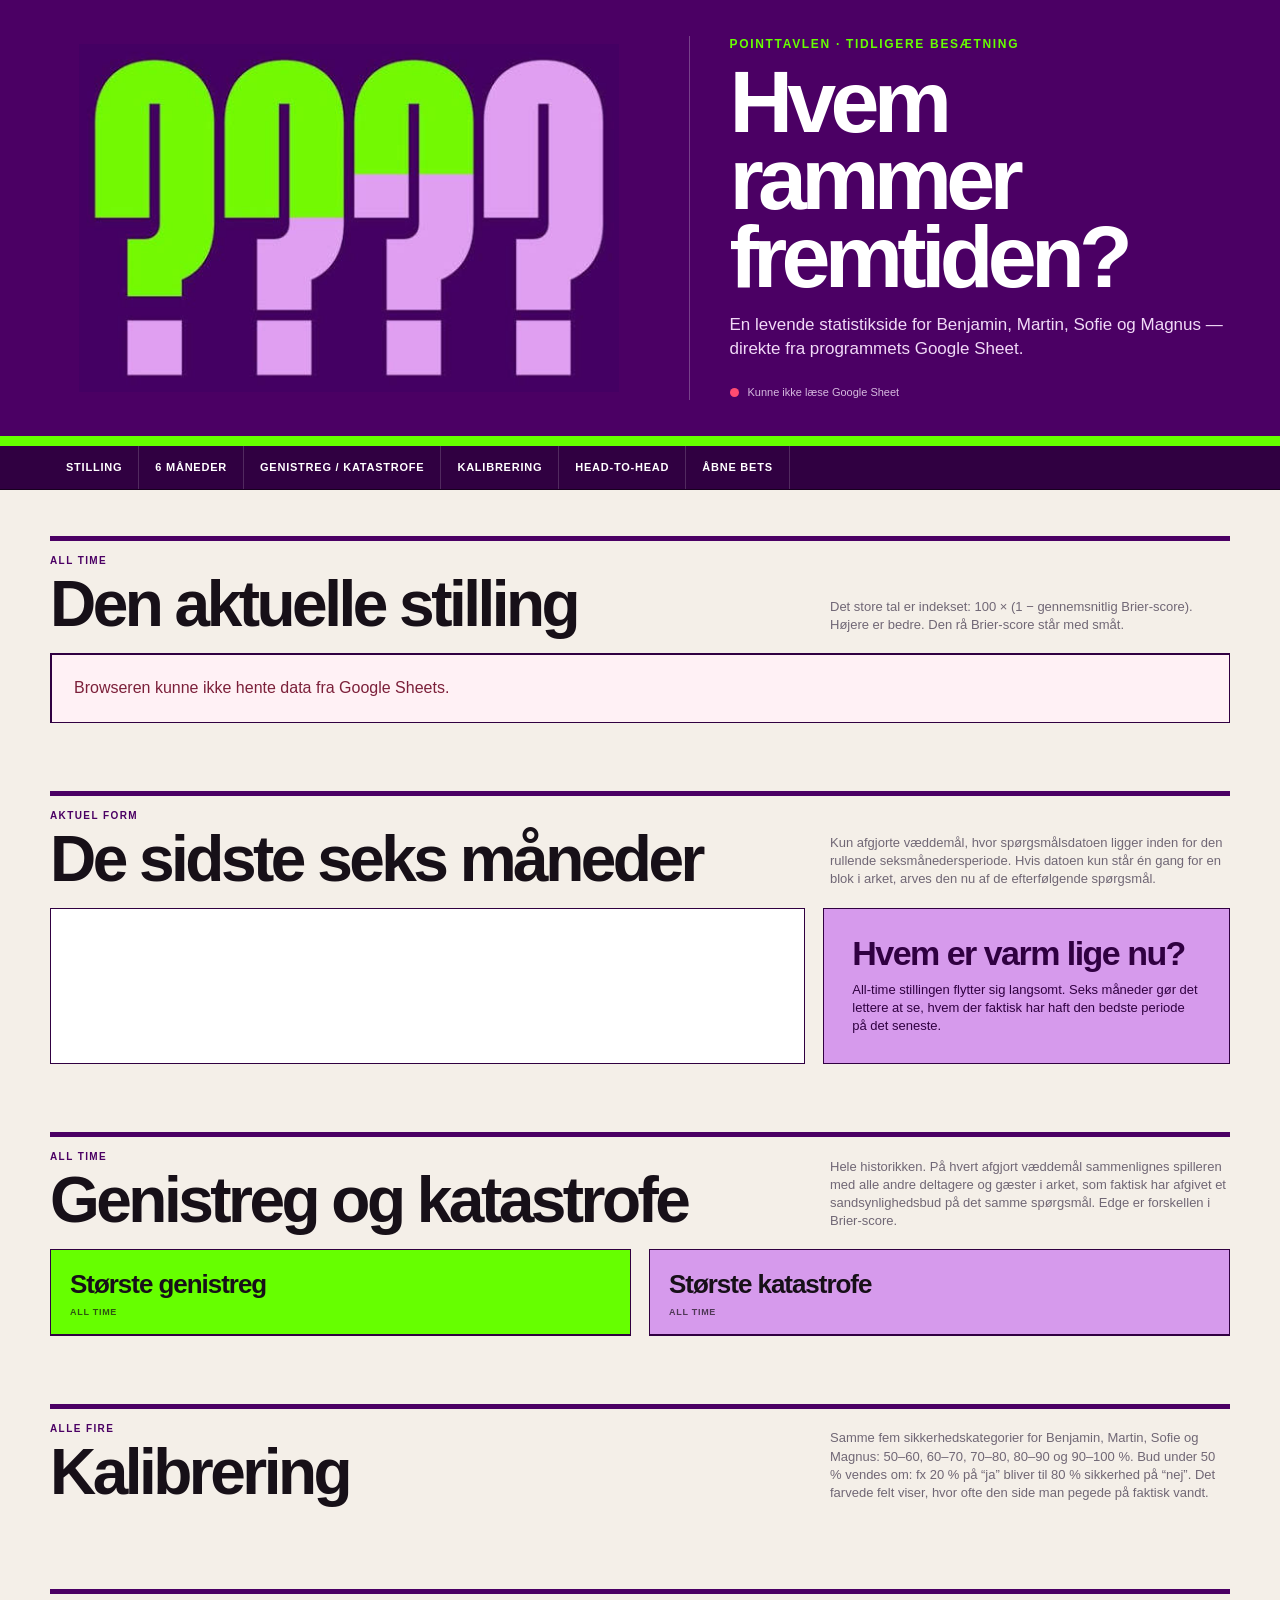
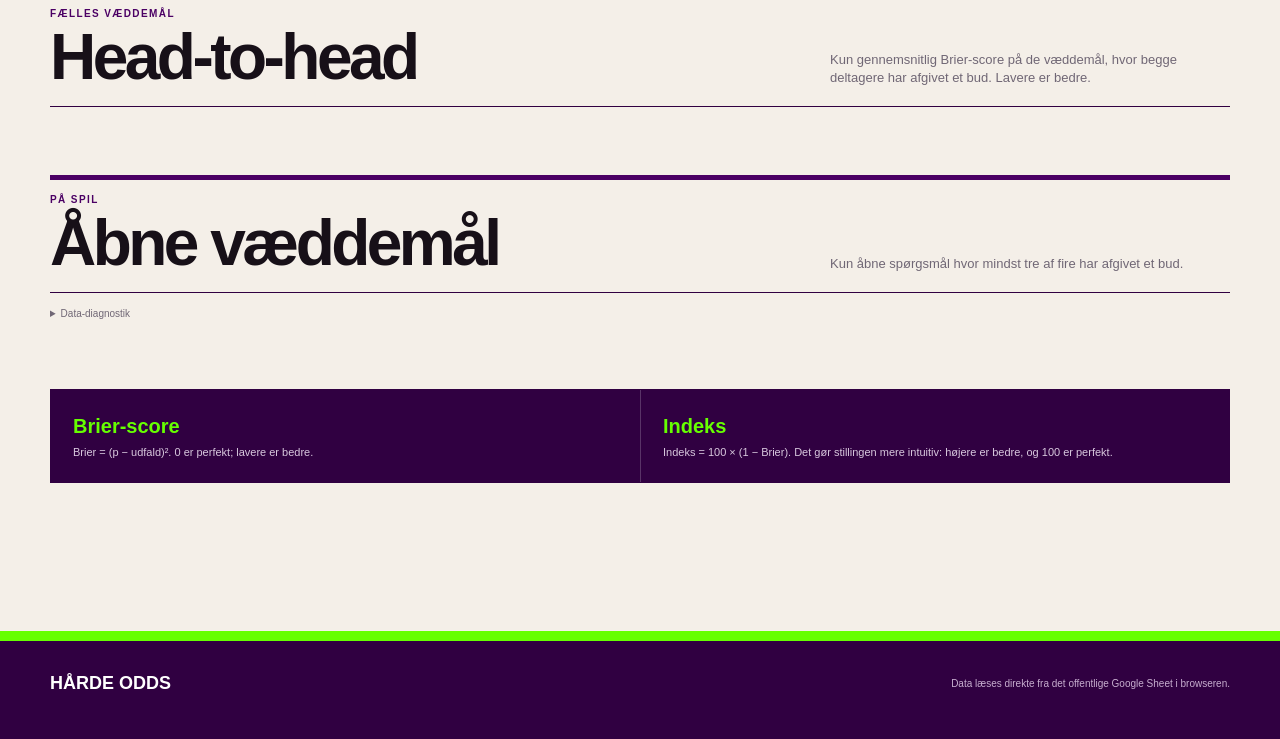
<file: haarde_odds_old/index.html>
<!doctype html>
<html lang="da">
<head>
<meta charset="utf-8">
<meta name="viewport" content="width=device-width, initial-scale=1">
<title>Hårde Odds — Old</title>
<style>
:root{
  --purple:#4b0064;
  --purple2:#300041;
  --green:#66ff00;
  --lav:#d69aec;
  --paper:#f4efe8;
  --ink:#171018;
  --muted:#706775;
  --white:#fff;
  --line:#cfc4d2;
  --good:#087a4c;
  --bad:#c92d55;
  --yellow:#f7d94c;
  --max:1180px;
}
*{box-sizing:border-box}
html{scroll-behavior:smooth}
body{
  margin:0;
  font-family:Arial,Helvetica,sans-serif;
  color:var(--ink);
  background:var(--paper);
  line-height:1.4;
}
a{color:inherit}
.wrap{width:min(var(--max),calc(100% - 30px));margin:0 auto}
.hero{
  background:var(--purple);
  color:#fff;
  border-bottom:10px solid var(--green);
}
.hero-inner{
  min-height:390px;
  display:grid;
  grid-template-columns:1.05fr .95fr;
  align-items:center;
  gap:40px;
  padding:36px 0;
}
.logo-panel{
  display:flex;
  align-items:center;
  justify-content:center;
  min-width:0;
}
.logo-panel img{
  display:block;
  width:min(100%,540px);
  height:auto;
  border:0;
}
.hero-copy{
  align-self:stretch;
  display:flex;
  flex-direction:column;
  justify-content:center;
  border-left:1px solid rgba(255,255,255,.25);
  padding-left:40px;
}
.kicker{
  color:var(--green);
  font-size:12px;
  text-transform:uppercase;
  font-weight:900;
  letter-spacing:.14em;
  margin-bottom:10px;
}
.hero h1{
  margin:0 0 18px;
  font-size:clamp(46px,7vw,88px);
  line-height:.88;
  letter-spacing:-.065em;
}
.hero p{
  margin:0;
  max-width:530px;
  font-size:17px;
  color:#f1d9f7;
}
.status{
  display:flex;
  align-items:center;
  gap:9px;
  margin-top:24px;
  font-size:11px;
  color:#d6b9df;
}
.dot{width:9px;height:9px;border-radius:50%;background:#aaa;flex:0 0 auto}
.dot.live{background:var(--green);box-shadow:0 0 0 4px rgba(102,255,0,.16)}
.dot.error{background:#ff4b71}
.navbar{
  background:var(--purple2);
  color:#fff;
  border-bottom:1px solid #17001f;
  position:sticky;top:0;z-index:20;
}
.nav{
  display:flex;
  overflow:auto;
  scrollbar-width:none;
}
.nav::-webkit-scrollbar{display:none}
.nav a{
  text-decoration:none;
  padding:14px 16px;
  white-space:nowrap;
  border-right:1px solid rgba(255,255,255,.16);
  font-size:11px;
  text-transform:uppercase;
  letter-spacing:.07em;
  font-weight:900;
}
.nav a:hover{background:var(--green);color:var(--purple2)}
main{padding:46px 0 80px}
section{margin-bottom:68px;scroll-margin-top:60px}
.section-head{
  border-top:5px solid var(--purple);
  padding-top:13px;
  margin-bottom:19px;
  display:grid;
  grid-template-columns:1fr minmax(250px,400px);
  gap:24px;
  align-items:end;
}
.eyebrow{
  color:var(--purple);
  font-size:10px;
  text-transform:uppercase;
  letter-spacing:.14em;
  font-weight:900;
  margin-bottom:7px;
}
.section-head h2{
  margin:0;
  font-size:clamp(36px,5vw,66px);
  line-height:.92;
  letter-spacing:-.055em;
}
.section-head p{margin:0;color:var(--muted);font-size:13px}
.cards{
  display:grid;
  grid-template-columns:repeat(4,1fr);
  border-left:1px solid var(--purple2);
  border-top:1px solid var(--purple2);
}
.card{
  background:#fff;
  border-right:1px solid var(--purple2);
  border-bottom:1px solid var(--purple2);
  min-height:270px;
  padding:20px;
  display:flex;
  flex-direction:column;
}
.card.first{
  background:var(--green);
}
.rank{
  width:30px;height:30px;
  display:grid;place-items:center;
  background:var(--purple2);color:#fff;
  font-size:11px;font-weight:900;
  margin-bottom:38px;
}
.name{
  font-size:30px;
  font-weight:900;
  letter-spacing:-.045em;
}
.index{
  font-size:62px;
  line-height:.9;
  letter-spacing:-.065em;
  font-weight:950;
  margin-top:6px;
}
.metric-label{
  color:var(--muted);
  font-size:10px;
  text-transform:uppercase;
  letter-spacing:.08em;
  font-weight:800;
  margin-top:8px;
}
.card-foot{
  margin-top:auto;
  border-top:1px solid rgba(0,0,0,.15);
  padding-top:13px;
  display:flex;
  justify-content:space-between;
  gap:10px;
  color:var(--muted);
  font-size:10px;
}
.card.first .metric-label,.card.first .card-foot{color:#254b00}
.sem-grid{
  display:grid;
  grid-template-columns:1.3fr .7fr;
  gap:18px;
}
.sem-table{
  background:#fff;
  border:1px solid var(--purple2);
  padding:5px 18px;
}
.sem-row{
  display:grid;
  grid-template-columns:36px 1fr auto auto;
  gap:14px;
  align-items:center;
  min-height:72px;
  border-bottom:1px solid var(--line);
}
.sem-row:last-child{border-bottom:0}
.sem-rank{
  width:27px;height:27px;
  display:grid;place-items:center;
  background:var(--purple2);color:#fff;
  font-size:10px;font-weight:900
}
.sem-score{
  font-size:28px;
  font-weight:900;
  letter-spacing:-.045em;
}
.sem-sub{
  min-width:90px;
  text-align:right;
  color:var(--muted);
  font-size:10px;
}
.sem-note{
  background:var(--lav);
  color:var(--purple2);
  border:1px solid var(--purple2);
  padding:28px;
}
.sem-note strong{
  display:block;
  font-size:34px;
  line-height:.95;
  letter-spacing:-.045em;
  margin-bottom:12px;
}
.sem-note p{margin:0;font-size:13px}
.moments{
  display:grid;
  grid-template-columns:1fr 1fr;
  gap:18px;
}
.moment-col{
  background:#fff;
  border:1px solid var(--purple2);
}
.moment-head{
  padding:16px 19px;
  border-bottom:1px solid var(--purple2);
}
.moment-head.genius{background:var(--green)}
.moment-head.disaster{background:var(--lav)}
.moment-head h3{
  margin:0;
  font-size:26px;
  letter-spacing:-.04em;
}
.moment-head small{
  display:block;
  margin-top:3px;
  font-size:9px;
  text-transform:uppercase;
  letter-spacing:.08em;
  font-weight:900;
  opacity:.7;
}
.moment{
  padding:17px 19px;
  border-bottom:1px solid var(--line);
}
.moment:last-child{border-bottom:0}
.moment-top{display:flex;justify-content:space-between;gap:12px}
.moment-name{font-size:21px;font-weight:900}
.edge{
  border:1px solid var(--purple2);
  padding:4px 6px;
  font-size:11px;
  font-weight:900;
  white-space:nowrap;
}
.question{font-size:13px;font-weight:800;margin:10px 0 12px}
.stats{
  display:grid;
  grid-template-columns:repeat(3,1fr);
  border:1px solid var(--line);
}
.stat{
  padding:8px;
  border-right:1px solid var(--line);
}
.stat:last-child{border-right:0}
.stat small{
  display:block;
  color:var(--muted);
  font-size:8px;
  text-transform:uppercase;
  letter-spacing:.07em;
  font-weight:900
}
.stat strong{font-size:15px}
.cal-grid{
  display:grid;
  grid-template-columns:1fr 1fr;
  gap:18px;
}
.cal-card{
  background:#fff;
  border:1px solid var(--purple2);
  padding:20px;
}
.cal-title{
  display:flex;
  justify-content:space-between;
  align-items:end;
  gap:15px;
  margin-bottom:17px;
}
.cal-name{
  font-size:34px;
  font-weight:900;
  letter-spacing:-.05em;
}
.cal-err{
  text-align:right;
  color:var(--muted);
  font-size:9px;
  text-transform:uppercase;
  letter-spacing:.05em;
  font-weight:800;
}
.cal-err strong{
  display:block;
  font-size:20px;
  color:var(--ink);
}
.cal-bars{
  display:grid;
  gap:13px;
}
.cal-row{
  display:grid;
  grid-template-columns:42px 1fr 48px;
  gap:10px;
  align-items:center;
}
.cal-bin{
  font-weight:900;
  font-size:11px;
}
.track{
  height:25px;
  background:#eee6ef;
  border:1px solid #d7cadb;
  position:relative;
  overflow:hidden;
}
.forecast-mark{
  position:absolute;
  top:0;bottom:0;
  width:2px;
  background:var(--purple2);
  opacity:.6;
}
.actual-bar{
  position:absolute;
  left:0;top:0;bottom:0;
  background:var(--green);
  border-right:1px solid var(--purple2);
}
.actual-bar.benjamin{background:var(--green)}
.actual-bar.martin{background:var(--lav)}
.actual-bar.sofie{background:var(--yellow)}
.actual-bar.magnus{background:#7bdff2}
.cal-val{
  text-align:right;
  font-size:11px;
  font-weight:900;
}
.cal-caption{
  margin-top:12px;
  color:var(--muted);
  font-size:10px;
}
.cal-legend{
  display:flex;
  gap:14px;
  flex-wrap:wrap;
  font-size:9px;
  color:var(--muted);
  margin-top:11px;
}
.swatch{display:inline-block;width:14px;height:9px;vertical-align:middle;margin-right:5px;border:1px solid var(--purple2)}
.h2h{
  display:grid;
  grid-template-columns:repeat(3,1fr);
  border-left:1px solid var(--purple2);
  border-top:1px solid var(--purple2);
}
.match{
  background:#fff;
  padding:18px;
  min-height:175px;
  border-right:1px solid var(--purple2);
  border-bottom:1px solid var(--purple2);
}
.match-title{
  font-size:19px;
  font-weight:900;
  letter-spacing:-.03em;
  margin-bottom:22px;
}
.brier-pair{
  display:grid;
  grid-template-columns:1fr 1fr;
  gap:8px;
}
.brier-box{
  border:1px solid var(--line);
  padding:10px;
}
.brier-box small{
  display:block;
  color:var(--muted);
  font-size:8px;
  text-transform:uppercase;
  font-weight:900;
  letter-spacing:.06em;
}
.brier-box strong{
  font-size:25px;
  letter-spacing:-.04em;
}
.match-meta{
  margin-top:10px;
  color:var(--muted);
  font-size:9px;
}
.open-list{border-top:1px solid var(--purple2)}
details.bet{
  background:#fff;
  border-left:1px solid var(--purple2);
  border-right:1px solid var(--purple2);
  border-bottom:1px solid var(--purple2);
}
details.bet summary{
  list-style:none;
  cursor:pointer;
  padding:15px 17px;
  display:grid;
  grid-template-columns:auto 1fr auto;
  gap:12px;
  align-items:center;
}
details.bet summary::-webkit-details-marker{display:none}
details.bet[open] summary{background:#efe3f5}
.badge{
  background:var(--purple);
  color:var(--green);
  font-size:8px;
  text-transform:uppercase;
  letter-spacing:.08em;
  font-weight:900;
  padding:5px 6px
}
.bet-q{font-size:13px;font-weight:900}
.plus{font-size:20px}
details[open] .plus{transform:rotate(45deg)}
.bet-body{
  border-top:1px solid var(--purple2);
  padding:16px;
}
.predictions{
  display:grid;
  grid-template-columns:repeat(4,1fr);
  border-left:1px solid var(--purple2);
  border-top:1px solid var(--purple2);
  margin-top:10px
}
.pred{
  border-right:1px solid var(--purple2);
  border-bottom:1px solid var(--purple2);
  padding:12px;
}
.pred small{display:block;color:var(--muted);font-size:8px;text-transform:uppercase;font-weight:900}
.pred strong{font-size:27px;letter-spacing:-.04em}
.meta{font-size:9px;color:var(--muted)}
.method{
  background:var(--purple2);
  color:#fff;
  border:1px solid var(--purple2);
  display:grid;
  grid-template-columns:1fr 1fr;
}
.method>div{padding:22px}
.method>div+div{border-left:1px solid rgba(255,255,255,.2)}
.method strong{
  display:block;
  color:var(--green);
  font-size:20px;
  margin-bottom:5px;
}
.method p{margin:0;color:#d8c8de;font-size:11px}
.empty,.errorbox{
  background:#fff;
  border:1px solid var(--purple2);
  padding:22px;
  color:var(--muted)
}
.errorbox{background:#fff1f5;color:#7c203a}
.diagnostics{margin-top:14px}
.diagnostics summary{cursor:pointer;font-size:10px;color:var(--muted)}
pre{white-space:pre-wrap;word-break:break-word;background:#16001d;color:#eee;padding:13px;font-size:9px;overflow:auto}
footer{
  background:var(--purple2);
  color:#fff;
  border-top:10px solid var(--green);
  padding:30px 0 42px;
}
.foot{
  display:flex;
  justify-content:space-between;
  gap:20px;
  align-items:center;
  font-size:10px;
  color:#c7aecf
}
.foot strong{font-size:18px;color:#fff}
.loading{
  min-height:270px;
  background:linear-gradient(90deg,#eee7ef 25%,#fff 50%,#eee7ef 75%);
  background-size:200% 100%;
  animation:shimmer 1.2s linear infinite;
  border-right:1px solid var(--purple2);
  border-bottom:1px solid var(--purple2)
}
@keyframes shimmer{to{background-position:-200% 0}}
@media(max-width:900px){
  .hero-inner{grid-template-columns:1fr}
  .hero-copy{border-left:0;border-top:1px solid rgba(255,255,255,.25);padding-left:0;padding-top:28px}
  .cards{grid-template-columns:repeat(2,1fr)}
  .h2h{grid-template-columns:repeat(2,1fr)}
}
@media(max-width:720px){
  .section-head{grid-template-columns:1fr}
  .sem-grid,.moments,.cal-grid,.method{grid-template-columns:1fr}
  .method>div+div{border-left:0;border-top:1px solid rgba(255,255,255,.2)}
}
@media(max-width:520px){
  .wrap{width:min(var(--max),calc(100% - 20px))}
  .hero-inner{min-height:0;padding:26px 0}
  .cards,.h2h{grid-template-columns:1fr}
  .predictions{grid-template-columns:repeat(2,1fr)}
  .sem-row{grid-template-columns:30px 1fr auto}
  .sem-sub{grid-column:2/-1;text-align:left;margin-top:-8px;margin-bottom:8px}
  .stats{grid-template-columns:1fr}
  .stat{border-right:0;border-bottom:1px solid var(--line)}
  .stat:last-child{border-bottom:0}
  .foot{align-items:flex-start;flex-direction:column}
}
</style>
</head>
<body>

<header class="hero">
  <div class="wrap hero-inner">
    <div class="logo-panel">
      <img src="[data-uri]" alt="Hårde Odds">
    </div>
    <div class="hero-copy">
      <div class="kicker">Pointtavlen · tidligere besætning</div>
      <h1>Hvem rammer fremtiden?</h1>
      <p>En levende statistikside for Benjamin, Martin, Sofie og Magnus — direkte fra programmets Google Sheet.</p>
      <div class="status">
        <span id="statusDot" class="dot"></span>
        <span id="statusText">Henter data…</span>
      </div>
    </div>
  </div>
</header>

<div class="navbar">
  <nav class="wrap nav">
    <a href="#stilling">Stilling</a>
    <a href="#seksmaaneder">6 måneder</a>
    <a href="#moments">Genistreg / katastrofe</a>
    <a href="#kalibrering">Kalibrering</a>
    <a href="#h2h">Head-to-head</a>
    <a href="#aabne">Åbne bets</a>
  </nav>
</div>

<main class="wrap">

<section id="stilling">
  <div class="section-head">
    <div>
      <div class="eyebrow">All time</div>
      <h2>Den aktuelle stilling</h2>
    </div>
    <p>Det store tal er indekset: 100 × (1 − gennemsnitlig Brier-score). Højere er bedre. Den rå Brier-score står med småt.</p>
  </div>
  <div id="cards" class="cards">
    <div class="loading"></div><div class="loading"></div><div class="loading"></div><div class="loading"></div>
  </div>
</section>

<section id="seksmaaneder">
  <div class="section-head">
    <div>
      <div class="eyebrow">Aktuel form</div>
      <h2>De sidste seks måneder</h2>
    </div>
    <p id="semesterRange">Kun afgjorte væddemål, hvor spørgsmålsdatoen ligger inden for den rullende seksmånedersperiode. Hvis datoen kun står én gang for en blok i arket, arves den nu af de efterfølgende spørgsmål.</p>
  </div>
  <div class="sem-grid">
    <div id="semesterList" class="sem-table"></div>
    <div class="sem-note">
      <strong>Hvem er varm lige nu?</strong>
      <p>All-time stillingen flytter sig langsomt. Seks måneder gør det lettere at se, hvem der faktisk har haft den bedste periode på det seneste.</p>
    </div>
  </div>
</section>

<section id="moments">
  <div class="section-head">
    <div>
      <div class="eyebrow">All time</div>
      <h2>Genistreg og katastrofe</h2>
    </div>
    <p>Hele historikken. På hvert afgjort væddemål sammenlignes spilleren med alle andre deltagere og gæster i arket, som faktisk har afgivet et sandsynlighedsbud på det samme spørgsmål. Edge er forskellen i Brier-score.</p>
  </div>
  <div class="moments">
    <div class="moment-col">
      <div class="moment-head genius"><h3>Største genistreg</h3><small>All time</small></div>
      <div id="geniusList"></div>
    </div>
    <div class="moment-col">
      <div class="moment-head disaster"><h3>Største katastrofe</h3><small>All time</small></div>
      <div id="disasterList"></div>
    </div>
  </div>
</section>

<section id="kalibrering">
  <div class="section-head">
    <div>
      <div class="eyebrow">Alle fire</div>
      <h2>Kalibrering</h2>
    </div>
    <p>Samme fem sikkerhedskategorier for Benjamin, Martin, Sofie og Magnus: 50–60, 60–70, 70–80, 80–90 og 90–100 %. Bud under 50 % vendes om: fx 20 % på “ja” bliver til 80 % sikkerhed på “nej”. Det farvede felt viser, hvor ofte den side man pegede på faktisk vandt.</p>
  </div>
  <div id="calGrid" class="cal-grid"></div>
</section>

<section id="h2h">
  <div class="section-head">
    <div>
      <div class="eyebrow">Fælles væddemål</div>
      <h2>Head-to-head</h2>
    </div>
    <p>Kun gennemsnitlig Brier-score på de væddemål, hvor begge deltagere har afgivet et bud. Lavere er bedre.</p>
  </div>
  <div id="h2hGrid" class="h2h"></div>
</section>

<section id="aabne">
  <div class="section-head">
    <div>
      <div class="eyebrow">På spil</div>
      <h2>Åbne væddemål</h2>
    </div>
    <p>Kun åbne spørgsmål hvor mindst tre af fire har afgivet et bud.</p>
  </div>
  <div id="openList" class="open-list"></div>
  <details class="diagnostics">
    <summary>Data-diagnostik</summary>
    <pre id="diagnostics">Venter på data…</pre>
  </details>
</section>

<section>
  <div class="method">
    <div>
      <strong>Brier-score</strong>
      <p>Brier = (p − udfald)². 0 er perfekt; lavere er bedre.</p>
    </div>
    <div>
      <strong>Indeks</strong>
      <p>Indeks = 100 × (1 − Brier). Det gør stillingen mere intuitiv: højere er bedre, og 100 er perfekt.</p>
    </div>
  </div>
</section>

</main>

<footer>
  <div class="wrap foot">
    <strong>HÅRDE ODDS</strong>
    <span>Data læses direkte fra det offentlige Google Sheet i browseren.</span>
  </div>
</footer>

<script>
(() => {
"use strict";

const SHEET_ID="1hq6MYkrp-eNnpGv9ztad_RIeZxndIQkRR0TfdEMswQQ";
const GID="142105044";
const PLAYERS=[
  {key:"benjamin",short:"Benjamin",aliases:["benjamin","benjamin leander"]},
  {key:"martin",short:"Martin",aliases:["martin","martin vinæs","martin vinaes"]},
  {key:"sofie",short:"Sofie",aliases:["sofie","sofie rud","sofie rud pedersen"]},
  {key:"magnus",short:"Magnus",aliases:["magnus","magnus barsøe","magnus barsoe"]}
];
const CAL_PLAYERS=["benjamin","martin","sofie","magnus"];

const $=s=>document.querySelector(s);
const norm=s=>String(s??"").normalize("NFD").replace(/[\u0300-\u036f]/g,"").toLowerCase().trim().replace(/\s+/g," ");
const esc=s=>String(s??"").replace(/[&<>"']/g,c=>({"&":"&amp;","<":"&lt;",">":"&gt;",'"':"&quot;","'":"&#039;"}[c]));
const fmtScore=x=>Number.isFinite(x)?x.toLocaleString("da-DK",{minimumFractionDigits:3,maximumFractionDigits:3}):"—";
const fmtIndex=x=>Number.isFinite(x)?x.toLocaleString("da-DK",{minimumFractionDigits:1,maximumFractionDigits:1}):"—";
const fmtPct=x=>Number.isFinite(x)?(100*x).toLocaleString("da-DK",{maximumFractionDigits:0})+"%":"—";
const fmtDate=d=>d instanceof Date&&!isNaN(d)?d.toLocaleDateString("da-DK",{day:"numeric",month:"short",year:"numeric"}):"";

function parseDate(v){
  if(v instanceof Date)return v;
  if(v==null||v==="")return null;

  // Google/Excel serial date.
  if(typeof v==="number"){
    if(v>20000&&v<80000)return new Date(Date.UTC(1899,11,30)+v*86400000);
    return null;
  }

  const s=String(v).trim();

  // Danish sheet format: DD.MM.YY / DD.MM.YYYY.
  // IMPORTANT: first number is always day, second is always month.
  const dk=s.match(/^(\d{1,2})\.(\d{1,2})\.(\d{2}|\d{4})$/);
  if(dk){
    const day=+dk[1], month=+dk[2];
    let year=+dk[3];
    if(year<100)year+=2000;
    if(month<1||month>12||day<1||day>31)return null;
    const d=new Date(year,month-1,day);
    return d.getFullYear()===year&&d.getMonth()===month-1&&d.getDate()===day?d:null;
  }

  // Google Visualization date: month is zero-based.
  const g=s.match(/^Date\((\d{4}),(\d{1,2}),(\d{1,2})(?:,(\d+),(\d+),(\d+))?\)$/);
  if(g)return new Date(+g[1],+g[2],+g[3],+(g[4]||0),+(g[5]||0),+(g[6]||0));

  // Other explicit day-month-year separators, still interpreted as D-M-Y.
  const dmy=s.match(/^(\d{1,2})[\/-](\d{1,2})[\/-](\d{2}|\d{4})$/);
  if(dmy){
    const day=+dmy[1],month=+dmy[2];let year=+dmy[3];
    if(year<100)year+=2000;
    if(month<1||month>12||day<1||day>31)return null;
    const d=new Date(year,month-1,day);
    return d.getFullYear()===year&&d.getMonth()===month-1&&d.getDate()===day?d:null;
  }

  // ISO-like strings only. Avoid locale-dependent Date("18.08.26") parsing.
  if(/^\d{4}-\d{1,2}-\d{1,2}/.test(s)){
    const d=new Date(s);
    return isNaN(d)?null:d;
  }
  return null;
}
function parseProbability(v){
  if(v==null||v==="")return null;
  let n;
  if(typeof v==="number"){n=v;if(n>1&&n<=100)n/=100;}
  else{
    const s=String(v).replace(",",".").replace("%","").trim();
    n=Number(s);if(!Number.isFinite(n))return null;
    if(String(v).includes("%")||n>1)n/=100;
  }
  return n>=0&&n<=1?n:null;
}
function parseOutcome(v,f){
  const raw=v??f;
  if(raw==null||raw==="")return null;
  if(typeof raw==="boolean")return raw?1:0;
  if(typeof raw==="number"&&(raw===0||raw===1))return raw;
  const s=norm(raw);
  if(["ja","yes","true","1","vundet","vinder","indtraf","indtruffet"].includes(s))return 1;
  if(["nej","no","false","0","tabt","taber","indtraf ikke","ikke indtruffet"].includes(s))return 0;
  return null;
}
function headerScore(label,words){
  const l=norm(label);let s=0;
  for(const w of words){if(l===w)s+=8;else if(l.includes(w))s+=3}
  return s;
}
function pickColumn(cols,candidates,exclude=[]){
  let best=null;
  cols.forEach((c,i)=>{
    const l=norm(c.label||c.id||"");
    if(!l||exclude.some(x=>l.includes(x)))return;
    const score=headerScore(l,candidates);
    if(score&&(!best||score>best.score))best={i,score,label:c.label||c.id};
  });
  return best;
}
function findPlayerColumns(cols,p){
  const found=[];
  cols.forEach((c,i)=>{
    const l=norm(c.label||c.id||"");if(!l)return;
    let score=0;
    p.aliases.forEach(a=>{
      const aa=norm(a);
      if(l===aa)score=Math.max(score,20);
      else if(l.startsWith(aa+" "))score=Math.max(score,15);
      else if(l.includes(aa))score=Math.max(score,10);
    });
    if(/(score|brier|point|rang|rank|placering|indeks|index|resultat|udfald)/.test(l))score-=12;
    if(score>0)found.push({i,score,label:c.label||c.id});
  });
  return found.sort((a,b)=>b.score-a.score||a.i-b.i);
}
function findPlayerColumn(cols,p){
  return findPlayerColumns(cols,p)[0]||null;
}
function cell(r,i){return i==null||!r?.c?.[i]?{v:null,f:null}:r.c[i]}

function looksLikeQuestionText(v){
  if(typeof v!=="string")return false;
  const s=v.trim();
  if(s.length<8)return false;

  // Never accept cells that are really just numbers / probabilities.
  if(/^[\s\d.,%+-]+$/.test(s))return false;

  const n=norm(s);
  if(["ja","nej","yes","no","true","false","åben","aaben","open","closed","lukket","afgjort","pending"].includes(n))return false;

  // Avoid obvious date-only strings.
  if(/^\d{1,2}[.\/-]\d{1,2}[.\/-]\d{2,4}$/.test(s))return false;

  return true;
}

function bestQuestionFromRow(r,cols,preferredIndex,excludedIndexes){
  const candidates=[];

  // Prefer the detected question column, but only if it contains actual text.
  if(Number.isInteger(preferredIndex)){
    const c=cell(r,preferredIndex);
    const v=c.f??c.v;
    if(looksLikeQuestionText(v)){
      candidates.push({text:String(v).trim(),score:1000});
    }
  }

  // Fallback: search non-prediction, non-metadata cells for plausible question text.
  for(let i=0;i<cols.length;i++){
    if(excludedIndexes.has(i))continue;
    const c=cell(r,i);
    const v=c.f??c.v;
    if(!looksLikeQuestionText(v))continue;

    const label=norm(cols[i]?.label||cols[i]?.id||"");
    let score=Math.min(String(v).trim().length,250);

    if(/spørgsmål|sporgsmal|question|væddemål|vaeddemal|forudsigelse/.test(label))score+=500;
    if(String(v).includes("?"))score+=40;
    if(/score|brier|point|status|dato|date|udfald|resultat|facit/.test(label))score-=300;

    candidates.push({text:String(v).trim(),score});
  }

  candidates.sort((a,b)=>b.score-a.score);
  return candidates[0]?.text||"";
}

function inferQuestionColumn(cols,rows,preferredIndex){
  const candidates=[];

  cols.forEach((c,i)=>{
    const label=norm(c.label||c.id||"");
    let textCount=0;
    let questionMarkCount=0;
    let totalLength=0;
    let nonEmpty=0;

    rows.forEach(r=>{
      const cc=cell(r,i);
      const raw=cc.f??cc.v;
      if(raw==null||raw==="")return;
      nonEmpty++;

      if(looksLikeQuestionText(raw)){
        textCount++;
        const s=String(raw).trim();
        totalLength+=s.length;
        if(s.includes("?"))questionMarkCount++;
      }
    });

    if(!textCount)return;

    let score=textCount*8 + questionMarkCount*12 + (totalLength/Math.max(1,textCount))/5;

    if(i===preferredIndex)score+=600;
    if(/spørgsmål|sporgsmal|question|væddemål|vaeddemal|bet|forudsigelse/.test(label))score+=300;
    if(/dato|date|score|brier|point|status|udfald|resultat|facit|afgjort|settled|deadline/.test(label))score-=400;

    candidates.push({i,label:c.label||c.id||"",textCount,questionMarkCount,nonEmpty,score});
  });

  candidates.sort((a,b)=>b.score-a.score);
  return candidates[0]||null;
}

function plausibleSheetDate(v){
  const d=parseDate(v);
  if(!(d instanceof Date)||isNaN(d))return null;
  const y=d.getFullYear();
  return y>=2018&&y<=2035?d:null;
}

function inferQuestionDateColumn(cols,rows,preferredIndex,settledIndex){
  const candidates=[];
  const now=new Date();
  const recentStart=new Date(now);
  recentStart.setMonth(recentStart.getMonth()-6);

  cols.forEach((c,i)=>{
    if(i===settledIndex)return;

    const label=norm(c.label||c.id||"");
    let dateCount=0;
    let nonEmpty=0;
    let danishShortCount=0;
    let recentCount=0;
    let currentYearCount=0;
    const sampleDates=[];

    rows.forEach(r=>{
      const cc=cell(r,i);
      // Prefer formatted text because this preserves sheet locale, e.g. 18.08.26.
      const raw=cc.f??cc.v;
      if(raw==null||raw==="")return;
      nonEmpty++;

      const text=String(raw).trim();
      if(/^\d{1,2}\.\d{1,2}\.\d{2,4}$/.test(text))danishShortCount++;

      const d=plausibleSheetDate(raw);
      if(!d)return;
      dateCount++;
      if(d>=recentStart&&d<=now)recentCount++;
      if(d.getFullYear()===now.getFullYear())currentYearCount++;
      if(sampleDates.length<8)sampleDates.push(text);
    });

    if(!dateCount)return;

    let score=dateCount*5;
    if(i===preferredIndex)score+=250;
    if(/spørgsmål|sporgsmal|question|væddemål|vaeddemal|bet/.test(label))score+=180;
    if(/dato|date|sendt|episode|udsendelse|oprettet/.test(label))score+=70;
    if(/afgjort|resultat|settled|resolved|deadline|slut/.test(label))score-=300;

    // Strongly prefer the Danish short-date pattern seen in the actual sheet.
    score+=danishShortCount*30;

    // Question dates for the current form table should naturally contain many recent dates.
    score+=recentCount*45;
    score+=currentYearCount*8;

    // Prefer columns whose populated values are mostly dates.
    score+=(dateCount/Math.max(1,nonEmpty))*100;

    candidates.push({
      i,label:c.label||c.id||"",dateCount,nonEmpty,
      danishShortCount,recentCount,currentYearCount,sampleDates,score
    });
  });

  candidates.sort((a,b)=>b.score-a.score);
  return candidates[0]||null;
}

function questionDateCandidates(cols,rows,settledIndex){
  const now=new Date();
  const start=new Date(now); start.setMonth(start.getMonth()-6);
  return cols.map((c,i)=>{
    if(i===settledIndex)return null;
    let dates=0,dk=0,recent=0; const samples=[];
    rows.forEach(r=>{
      const cc=cell(r,i); const raw=cc.f??cc.v;
      if(raw==null||raw==="")return;
      const text=String(raw).trim();
      if(/^\d{1,2}\.\d{1,2}\.\d{2,4}$/.test(text))dk++;
      const d=plausibleSheetDate(raw);
      if(!d)return; dates++;
      if(d>=start&&d<=now)recent++;
      if(samples.length<6)samples.push(text);
    });
    return dates?{i,label:c.label||c.id||"",dates,danishShortDates:dk,recent,samples}:null;
  }).filter(Boolean).sort((a,b)=>b.danishShortDates-a.danishShortDates||b.recent-a.recent||b.dates-a.dates);
}

function tableToData(table){
  const cols=table.cols||[], rows=table.rows||[];
  const explicitQuestionCol=pickColumn(
    cols,
    ["spørgsmål","sporgsmal","question","væddemål","vaeddemal","bet","forudsigelse"],
    ["dato","date","score","point"]
  );
  const qCol=inferQuestionColumn(cols,rows,explicitQuestionCol?.i);

  const oCol=pickColumn(cols,["udfald","resultat","outcome","facit","afgjort","svar"],["dato","date","score","point"]);
  const settledCol=pickColumn(
    cols,
    ["afgørelsesdato","afgorelsesdato","afgjort dato","resultatdato","resultat dato","settled date","settlement date","resolved date","afgjort","settled","resolved"],
    ["score","point","deadline","udsendelse","episode","oprettet"]
  );

  // First try semantic headers, then inspect the actual cell values.
  const explicitQuestionDateCol=pickColumn(
    cols,
    ["spørgsmålsdato","sporgsmalsdato","spørgsmål dato","sporgsmal dato","question date","bet date","væddemålsdato","vaeddemalsdato"],
    ["afgjort","resultat","settled","deadline","score","point"]
  );

  const episodeCol=pickColumn(
    cols,
    ["dato","date","sendt","episode dato","udsendelsesdato","oprettet"],
    ["afgjort","resultat","deadline","score","point"]
  );

  const questionDateCol=inferQuestionDateColumn(
    cols,
    rows,
    explicitQuestionDateCol?.i ?? episodeCol?.i,
    settledCol?.i
  );

  const statusCol=pickColumn(cols,["status","åben","aaben","open","lukket","closed"]);
  const pColGroups=Object.fromEntries(PLAYERS.map(p=>[p.key,findPlayerColumns(cols,p)]));
  const pCols=Object.fromEntries(PLAYERS.map(p=>[p.key,pColGroups[p.key][0]||null]));

  // Find every column in the sheet that behaves like a participant forecast column.
  // This lets "genistreg/katastrofe" compare against historical guests too, not
  // only Benjamin/Martin/Susan/Magnus.
  const excludedIdx=new Set(
    [qCol?.i,oCol?.i,settledCol?.i,questionDateCol?.i,episodeCol?.i,statusCol?.i]
      .filter(i=>Number.isInteger(i))
  );
  const excludedWords=/(score|brier|point|rang|rank|placering|indeks|index|dato|date|udfald|resultat|outcome|facit|status|spørgsmål|sporgsmal|question|væddemål|vaeddemal|deadline|episode)/;

  const participantCols=cols.map((c,i)=>{
    const label=String(c.label||c.id||"").trim();
    if(!label||excludedIdx.has(i)||excludedWords.test(norm(label)))return null;

    let valid=0, nonEmpty=0;
    rows.forEach(r=>{
      const cc=cell(r,i);
      const raw=cc.v??cc.f;
      if(raw==null||raw==="")return;
      nonEmpty++;
      if(Number.isFinite(parseProbability(raw)))valid++;
    });

    // Forecast columns should overwhelmingly contain probabilities when populated.
    // Requiring >=2 valid forecasts keeps one-off numeric metadata from being mistaken
    // for a guest, while still allowing guests who appeared only briefly.
    if(valid>=2 && valid/Math.max(1,nonEmpty)>=0.60){
      return {i,label,valid,nonEmpty};
    }
    return null;
  }).filter(Boolean);

  // Sheets often show a date only once for a block of questions.
  // Carry that date forward over blank cells until a new date appears.
  let lastQuestionDate=null;
  let lastQuestionText="";

  const mapped=rows.map((r,index)=>{
    const excludedQuestionIndexes=new Set(
      [
        ...Object.values(pColGroups).flat().map(x=>x.i),
        ...participantCols.map(x=>x.i),
        oCol?.i,settledCol?.i,questionDateCol?.i,episodeCol?.i,statusCol?.i
      ].filter(i=>Number.isInteger(i))
    );

    const directQuestionCell=qCol?cell(r,qCol.i):{v:null,f:null};
    const directQuestion=directQuestionCell.f??directQuestionCell.v;

    let q="";
    if(looksLikeQuestionText(directQuestion)){
      q=String(directQuestion).trim();
    }else{
      q=bestQuestionFromRow(r,cols,qCol?.i,excludedQuestionIndexes);
    }

    if(q){
      lastQuestionText=q;
    }else if(lastQuestionText){
      q=lastQuestionText;
    }

    const oc=cell(r,oCol?.i);
    const outcome=parseOutcome(oc.v,oc.f);
    const sd=settledCol?parseDate(cell(r,settledCol.i).v??cell(r,settledCol.i).f):null;

    const explicitQD=questionDateCol
      ? plausibleSheetDate(cell(r,questionDateCol.i).f??cell(r,questionDateCol.i).v)
      : null;

    if(explicitQD)lastQuestionDate=explicitQD;

    const qd=explicitQD||lastQuestionDate;
    const ed=episodeCol?parseDate(cell(r,episodeCol.i).v??cell(r,episodeCol.i).f):null;
    const preds={};
    PLAYERS.forEach(p=>{
      const group=pColGroups[p.key]||[];
      let value=null;
      for(const pc of group){
        const c=cell(r,pc.i);
        const parsed=parseProbability(c.v??c.f);
        if(Number.isFinite(parsed)){value=parsed;break;}
      }
      preds[p.key]=value;
    });
    const status=statusCol?norm(cell(r,statusCol.i).f??cell(r,statusCol.i).v):"";
    const predCount=Object.values(preds).filter(Number.isFinite).length;
    const explicitOpen=/(åben|aaben|open|pending|ikke afgjort|uafgjort)/.test(status);
    const settled=(outcome===0||outcome===1);
    const allParticipantPreds=participantCols.map(pc=>{
      const cc=cell(r,pc.i);
      return {label:pc.label,p:parseProbability(cc.v??cc.f),colIndex:pc.i};
    }).filter(x=>Number.isFinite(x.p));

    return{
      index,question:String(q??"").trim(),outcome,
      settledDate:sd,
      questionDate:qd||ed,
      episodeDate:ed,
      effectiveDate:qd||ed||sd,
      preds,predCount,status,
      allParticipantPreds,
      isSettled:settled,
      isOpen:predCount>0&&(explicitOpen||(!settled&&outcome===null))
    };
  }).filter(r=>r.question||r.predCount>0);

  return{
    rows:mapped,
    mapping:{
      question:qCol,
      explicitQuestion:explicitQuestionCol,
      outcome:oCol,settledDate:settledCol,
      questionDate:questionDateCol,
      explicitQuestionDate:explicitQuestionDateCol,
      episodeDate:episodeCol,
      status:statusCol,players:pCols,playerColumnGroups:pColGroups,participantColumns:participantCols
    },
    participantCols,
    questionDateCandidates:questionDateCandidates(cols,rows,settledCol?.i),
    headers:cols.map((c,i)=>({i,id:c.id,label:c.label,type:c.type}))
  };
}

function brier(p,o){return Number.isFinite(p)&&(o===0||o===1)?(p-o)**2:null}
function avg(a){const x=a.filter(Number.isFinite);return x.length?x.reduce((s,v)=>s+v,0)/x.length:null}
function playerStats(rows,key){
  const scores=rows.map(r=>brier(r.preds[key],r.outcome)).filter(Number.isFinite);
  const score=avg(scores);
  return{score,index:Number.isFinite(score)?100*(1-score):null,n:scores.length};
}
function rank(rows){
  return PLAYERS.map(p=>({...p,...playerStats(rows,p.key)}))
    .sort((a,b)=>(b.index??-Infinity)-(a.index??-Infinity));
}
function outcomeText(o){return o===1?"Ja":o===0?"Nej":"—"}

function renderCards(settled){
  const root=$("#cards");root.innerHTML="";
  rank(settled).forEach((p,i)=>{
    const n=document.createElement("article");
    n.className=`card ${i===0?"first":""}`;
    n.innerHTML=`
      <div class="rank">#${i+1}</div>
      <div class="name">${p.short}</div>
      <div class="index">${fmtIndex(p.index)}</div>
      <div class="metric-label">Indeks · højere er bedre</div>
      <div class="card-foot"><span>${p.n} afgjorte bets</span><span>Brier ${fmtScore(p.score)}</span></div>`;
    root.appendChild(n);
  });
}

function subtractMonths(d,m){const x=new Date(d);x.setMonth(x.getMonth()-m);return x}

function getSixMonths(settled){
  const now=new Date();
  const start=subtractMonths(now,6);

  // Definition requested for Hårde Odds:
  // include bets that ARE settled, but filter them by the date on which
  // the question was originally posed — not by the later settlement date.
  const dated=settled.filter(r=>
    r.questionDate instanceof Date &&
    !isNaN(r.questionDate)
  );

  const rows=dated.filter(r=>
    r.questionDate>=start &&
    r.questionDate<=now
  );

  return{
    rows,
    anchor:now,
    start,
    datedCount:dated.length,
    allSettledCount:settled.length
  };
}
function renderSixMonths(settled){
  const {rows,anchor,start,datedCount,allSettledCount}=getSixMonths(settled);

  $("#semesterRange").textContent=
    `${fmtDate(start)} – ${fmtDate(anchor)} · ${rows.length} afgjorte bets med spørgsmålsdato i perioden (all time: ${allSettledCount})`;

  const root=$("#semesterList");
  root.innerHTML="";

  if(!datedCount){
    root.innerHTML=`
      <div class="empty">
        Jeg kunne ikke identificere en datokolonne med spørgsmålsdatoer. Åbn “Data-diagnostik” nederst for at se, hvilken datokolonne der blev fundet.
      </div>`;
    return;
  }

  if(!rows.length){
    root.innerHTML=`
      <div class="empty">
        Ingen afgjorte væddemål har en spørgsmålsdato inden for de seneste seks måneder.
      </div>`;
    return;
  }

  rank(rows).forEach((p,i)=>{
    const n=document.createElement("div");
    n.className="sem-row";
    n.innerHTML=`
      <div class="sem-rank">${i+1}</div>
      <div><strong>${p.short}</strong></div>
      <div class="sem-score">${fmtIndex(p.index)}</div>
      <div class="sem-sub">indeks<br>Brier ${fmtScore(p.score)} · ${p.n} bets</div>`;
    root.appendChild(n);
  });
}

function momentsFor(settled,key){
  const focal=PLAYERS.find(p=>p.key===key);
  const scored=[];

  settled.forEach(r=>{
    const myP=r.preds[key];
    if(!Number.isFinite(myP))return;

    const mine=brier(myP,r.outcome);

    // Identify the focal person's actual sheet column by matching the detected
    // participant label to their aliases. This prevents their own forecast from
    // leaking into the comparison group.
    const isMe=label=>{
      const l=norm(label);
      return focal.aliases.some(a=>{
        const aa=norm(a);
        return l===aa || l.startsWith(aa+" ") || l.includes(aa);
      });
    };

    const others=(r.allParticipantPreds||[])
      .filter(x=>!isMe(x.label))
      .map(x=>({
        ...x,
        score:brier(x.p,r.outcome)
      }))
      .filter(x=>Number.isFinite(x.score));

    if(!others.length)return;

    const otherAvg=avg(others.map(x=>x.score));
    const consensus=avg(others.map(x=>x.p));

    scored.push({
      ...r,
      mine,
      otherAvg,
      consensus,
      comparisonN:others.length,
      edge:otherAvg-mine
    });
  });

  return{
    genius:[...scored].sort((a,b)=>b.edge-a.edge)[0]||null,
    disaster:[...scored].sort((a,b)=>a.edge-b.edge)[0]||null
  };
}
function renderMoments(settled){
  const g=$("#geniusList"),d=$("#disasterList");g.innerHTML="";d.innerHTML="";
  PLAYERS.forEach(p=>{
    const m=momentsFor(settled,p.key);
    [["genius",m.genius,g],["disaster",m.disaster,d]].forEach(([type,r,root])=>{
      const n=document.createElement("article");n.className="moment";
      if(!r){
        n.innerHTML=`<div class="moment-name">${p.short}</div><div class="meta">Ikke nok fælles afgjorte bets.</div>`;
      }else{
        n.innerHTML=`
          <div class="moment-top">
            <div class="moment-name">${p.short}</div>
            <div class="edge">${type==="genius"?"+":"−"}${fmtScore(Math.abs(r.edge))} Brier</div>
          </div>
          <div class="question">${esc(r.question||"Spørgsmålstekst kunne ikke identificeres")}</div>
          <div class="stats">
            <div class="stat"><small>${p.short}</small><strong>${fmtPct(r.preds[p.key])}</strong></div>
            <div class="stat"><small>Alle andre (n=${r.comparisonN})</small><strong>${fmtPct(r.consensus)}</strong></div>
            <div class="stat"><small>Udfald</small><strong>${outcomeText(r.outcome)}</strong></div>
          </div>`;
      }
      root.appendChild(n);
    });
  });
}

function confidenceBucket(conf){
  // conf is always 0.50–1.00 after folding probabilities around 50%.
  if(conf<.60)return {lo:.50,hi:.60,label:"50–60%"};
  if(conf<.70)return {lo:.60,hi:.70,label:"60–70%"};
  if(conf<.80)return {lo:.70,hi:.80,label:"70–80%"};
  if(conf<.90)return {lo:.80,hi:.90,label:"80–90%"};
  return {lo:.90,hi:1.001,label:"90–100%"};
}
function calBins(settled,key){
  const definitions=[
    {lo:.50,hi:.60,label:"50–60%"},
    {lo:.60,hi:.70,label:"60–70%"},
    {lo:.70,hi:.80,label:"70–80%"},
    {lo:.80,hi:.90,label:"80–90%"},
    {lo:.90,hi:1.001,label:"90–100%"}
  ];
  const buckets=new Map(definitions.map(d=>[d.label,[]]));

  settled.forEach(r=>{
    const p=r.preds[key];
    if(!Number.isFinite(p))return;

    // Fold around 50%: 20% yes == 80% confidence in no.
    const predictsYes=p>=.5;
    const confidence=predictsYes?p:1-p;

    // Calibration target is whether the forecasted side occurred.
    const correctSide=predictsYes ? r.outcome : 1-r.outcome;
    const bucket=confidenceBucket(confidence);
    buckets.get(bucket.label).push({confidence,correctSide,rawP:p});
  });

  return definitions.map(d=>{
    const obs=buckets.get(d.label)||[];
    return {
      ...d,
      n:obs.length,
      forecast:obs.length?avg(obs.map(x=>x.confidence)):null,
      actual:obs.length?avg(obs.map(x=>x.correctSide)):null
    };
  });
}
function calError(bins){
  const n=bins.reduce((s,b)=>s+b.n,0);if(!n)return null;
  return bins.reduce((s,b)=>s+b.n*Math.abs(b.actual-b.forecast),0)/n;
}
function calibrationColor(key){
  return {
    benjamin:"var(--green)",
    martin:"var(--lav)",
    sofie:"var(--yellow)",
    magnus:"#7bdff2"
  }[key] || "var(--green)";
}
function renderCalibration(settled){
  const root=$("#calGrid");root.innerHTML="";
  CAL_PLAYERS.forEach(key=>{
    const p=PLAYERS.find(x=>x.key===key);
    const bins=calBins(settled,key);
    const err=calError(bins), total=bins.reduce((s,b)=>s+b.n,0);
    const card=document.createElement("article");card.className="cal-card";
    card.innerHTML=`
      <div class="cal-title">
        <div class="cal-name">${p.short}</div>
        <div class="cal-err">Kalibreringsfejl<strong>${Number.isFinite(err)?fmtPct(err):"—"}</strong>${total} bets</div>
      </div>
      <div class="cal-bars">
        ${bins.map(b=>{
          if(!b.n)return `
            <div class="cal-row">
              <div class="cal-bin">${b.label}</div>
              <div class="track"></div>
              <div class="cal-val">n=0</div>
            </div>`;
          return `
            <div class="cal-row">
              <div class="cal-bin">${b.label}</div>
              <div class="track" title="Gns. sikkerhed ${fmtPct(b.forecast)} · korrekt side ${fmtPct(b.actual)} · n=${b.n}">
                <div class="actual-bar ${key}" style="width:${Math.max(0,Math.min(100,b.actual*100))}%"></div>
                <div class="forecast-mark" style="left:${Math.max(0,Math.min(100,b.forecast*100))}%"></div>
              </div>
              <div class="cal-val">${fmtPct(b.actual)}<br><span style="font-size:8px;color:#777">n=${b.n}</span></div>
            </div>`;
        }).join("")}
      </div>
      <div class="cal-legend">
        <span><i class="swatch" style="background:${calibrationColor(key)}"></i> forecastet side vandt</span>
        <span><i class="swatch" style="background:linear-gradient(90deg,transparent 45%,var(--purple2) 45%,var(--purple2) 55%,transparent 55%)"></i> gennemsnitlig sikkerhed</span>
      </div>
      <div class="cal-caption">Eksempel: Hvis 70–80 %-buddene i gennemsnit er 74 % sikre, bør den side der blev forecastet vinde cirka 74 % af gangene.</div>`;
    root.appendChild(card);
  });
}

function renderH2H(settled){
  const root=$("#h2hGrid");root.innerHTML="";
  for(let i=0;i<PLAYERS.length;i++){
    for(let j=i+1;j<PLAYERS.length;j++){
      const a=PLAYERS[i],b=PLAYERS[j];
      const common=settled.filter(r=>Number.isFinite(r.preds[a.key])&&Number.isFinite(r.preds[b.key]));
      const as=common.map(r=>brier(r.preds[a.key],r.outcome));
      const bs=common.map(r=>brier(r.preds[b.key],r.outcome));
      const n=document.createElement("article");n.className="match";
      n.innerHTML=`
        <div class="match-title">${a.short} <span style="color:#8d7d91">vs.</span> ${b.short}</div>
        <div class="brier-pair">
          <div class="brier-box"><small>${a.short}</small><strong>${fmtScore(avg(as))}</strong></div>
          <div class="brier-box"><small>${b.short}</small><strong>${fmtScore(avg(bs))}</strong></div>
        </div>
        <div class="match-meta">${common.length} fælles afgjorte væddemål · lavere Brier er bedre</div>`;
      root.appendChild(n);
    }
  }
}

function renderOpen(rows){
  const root=$("#openList");root.innerHTML="";
  const open=rows.filter(r=>r.isOpen&&r.predCount>=3)
    .sort((a,b)=>(b.effectiveDate?.getTime()||0)-(a.effectiveDate?.getTime()||0));
  if(!open.length){root.innerHTML=`<div class="empty">Ingen åbne væddemål med mindst tre bud.</div>`;return 0}
  open.forEach(r=>{
    const n=document.createElement("details");n.className="bet";
    n.innerHTML=`
      <summary><span class="badge">Åben</span><span class="bet-q">${esc(r.question||"Spørgsmålstekst kunne ikke identificeres")}</span><span class="plus">+</span></summary>
      <div class="bet-body">
        <div class="meta">${r.effectiveDate?fmtDate(r.effectiveDate)+" · ":""}${r.predCount}/4 har budt</div>
        <div class="predictions">
          ${PLAYERS.map(p=>`<div class="pred"><small>${p.short}</small><strong>${fmtPct(r.preds[p.key])}</strong></div>`).join("")}
        </div>
      </div>`;
    root.appendChild(n);
  });
  return open.length;
}

function setStatus(kind,text){
  $("#statusDot").className="dot "+kind;
  $("#statusText").textContent=text;
}
function renderError(msg,diag=""){
  setStatus("error","Kunne ikke læse Google Sheet");
  $("#cards").innerHTML=`<div class="errorbox" style="grid-column:1/-1">${esc(msg)}</div>`;
  ["#semesterList","#geniusList","#disasterList","#calGrid","#h2hGrid","#openList"].forEach(s=>{const n=$(s);if(n)n.innerHTML=""});
  $("#diagnostics").textContent=diag||msg;
}

window.__HO_GVIZ_CALLBACK=function(response){
  try{
    if(!response||response.status==="error")throw new Error(response?.errors?.map(e=>e.message).join("; ")||"Google returnerede ingen tabel.");
    const data=tableToData(response.table);
    const settled=data.rows.filter(r=>r.outcome===0||r.outcome===1);
    renderCards(settled);
    renderSixMonths(settled);
    renderMoments(settled);
    renderCalibration(settled);
    renderH2H(settled);
    const openVisible=renderOpen(data.rows);
    setStatus("live","Live fra Google Sheets · "+new Date().toLocaleTimeString("da-DK",{hour:"2-digit",minute:"2-digit"}));
    $("#diagnostics").textContent=JSON.stringify({
      source:{sheetId:SHEET_ID,gid:GID},
      detectedColumns:data.mapping,
      headers:data.headers,
      rowsFound:data.rows.length,
      settledFound:settled.length,
      detectedParticipantColumns:data.participantCols?.map(x=>x.label)||[],
      participantColumnCount:data.participantCols?.length||0,
      allTimeSettled:settled.length,
      inferredQuestionColumn:data.mapping.question,
      explicitQuestionColumn:data.mapping.explicitQuestion,
      playerColumnGroups:Object.fromEntries(Object.entries(data.mapping.playerColumnGroups||{}).map(([k,v])=>[k,v.map(x=>x.label)])),
      settledWithQuestionText:settled.filter(r=>r.question&&r.question.trim()).length,
      settledMissingQuestionText:settled.filter(r=>!r.question||!r.question.trim()).length,
      inferredQuestionDateColumn:data.mapping.questionDate,
      questionDateCandidates:data.questionDateCandidates,
      sixMonthQuestionDates:getSixMonths(settled).rows.map(r=>fmtDate(r.questionDate)),
      settledWithDetectedQuestionDate:settled.filter(r=>r.questionDate instanceof Date&&!isNaN(r.questionDate)).length,
      settledWithExplicitQuestionDateCell:settled.filter(r=>{
        const qdc=data.mapping.questionDate;
        if(!qdc||!Number.isInteger(qdc.i))return false;
        return true;
      }).length,
      lastSixMonths:getSixMonths(settled).rows.length,
      sixMonthPlayerCounts:Object.fromEntries(PLAYERS.map(p=>[p.key,playerStats(getSixMonths(settled).rows,p.key).n])),
      sixMonthStart:fmtDate(getSixMonths(settled).start),
      sixMonthEnd:fmtDate(getSixMonths(settled).anchor),
      openVisibleMinThreeBets:openVisible,
      calibrationPlayers:CAL_PLAYERS,
      calibrationBins:["50–60","60–70","70–80","80–90","90–100"]
    },null,2);
  }catch(e){console.error(e);renderError(e.message,e.stack)}
};

function load(){
  const s=document.createElement("script");
  const tqx=encodeURIComponent("out:json;responseHandler:__HO_GVIZ_CALLBACK");
  s.src=`https://docs.google.com/spreadsheets/d/${SHEET_ID}/gviz/tq?gid=${GID}&headers=1&tqx=${tqx}&_=${Date.now()}`;
  s.async=true;
  s.onerror=()=>renderError("Browseren kunne ikke hente data fra Google Sheets.");
  document.head.appendChild(s);
  setTimeout(()=>{
    if($("#statusText").textContent==="Henter data…")renderError("Google Sheets svarede ikke inden for 12 sekunder.");
  },12000);
}
load();
})();
</script>
</body>
</html>
</file>
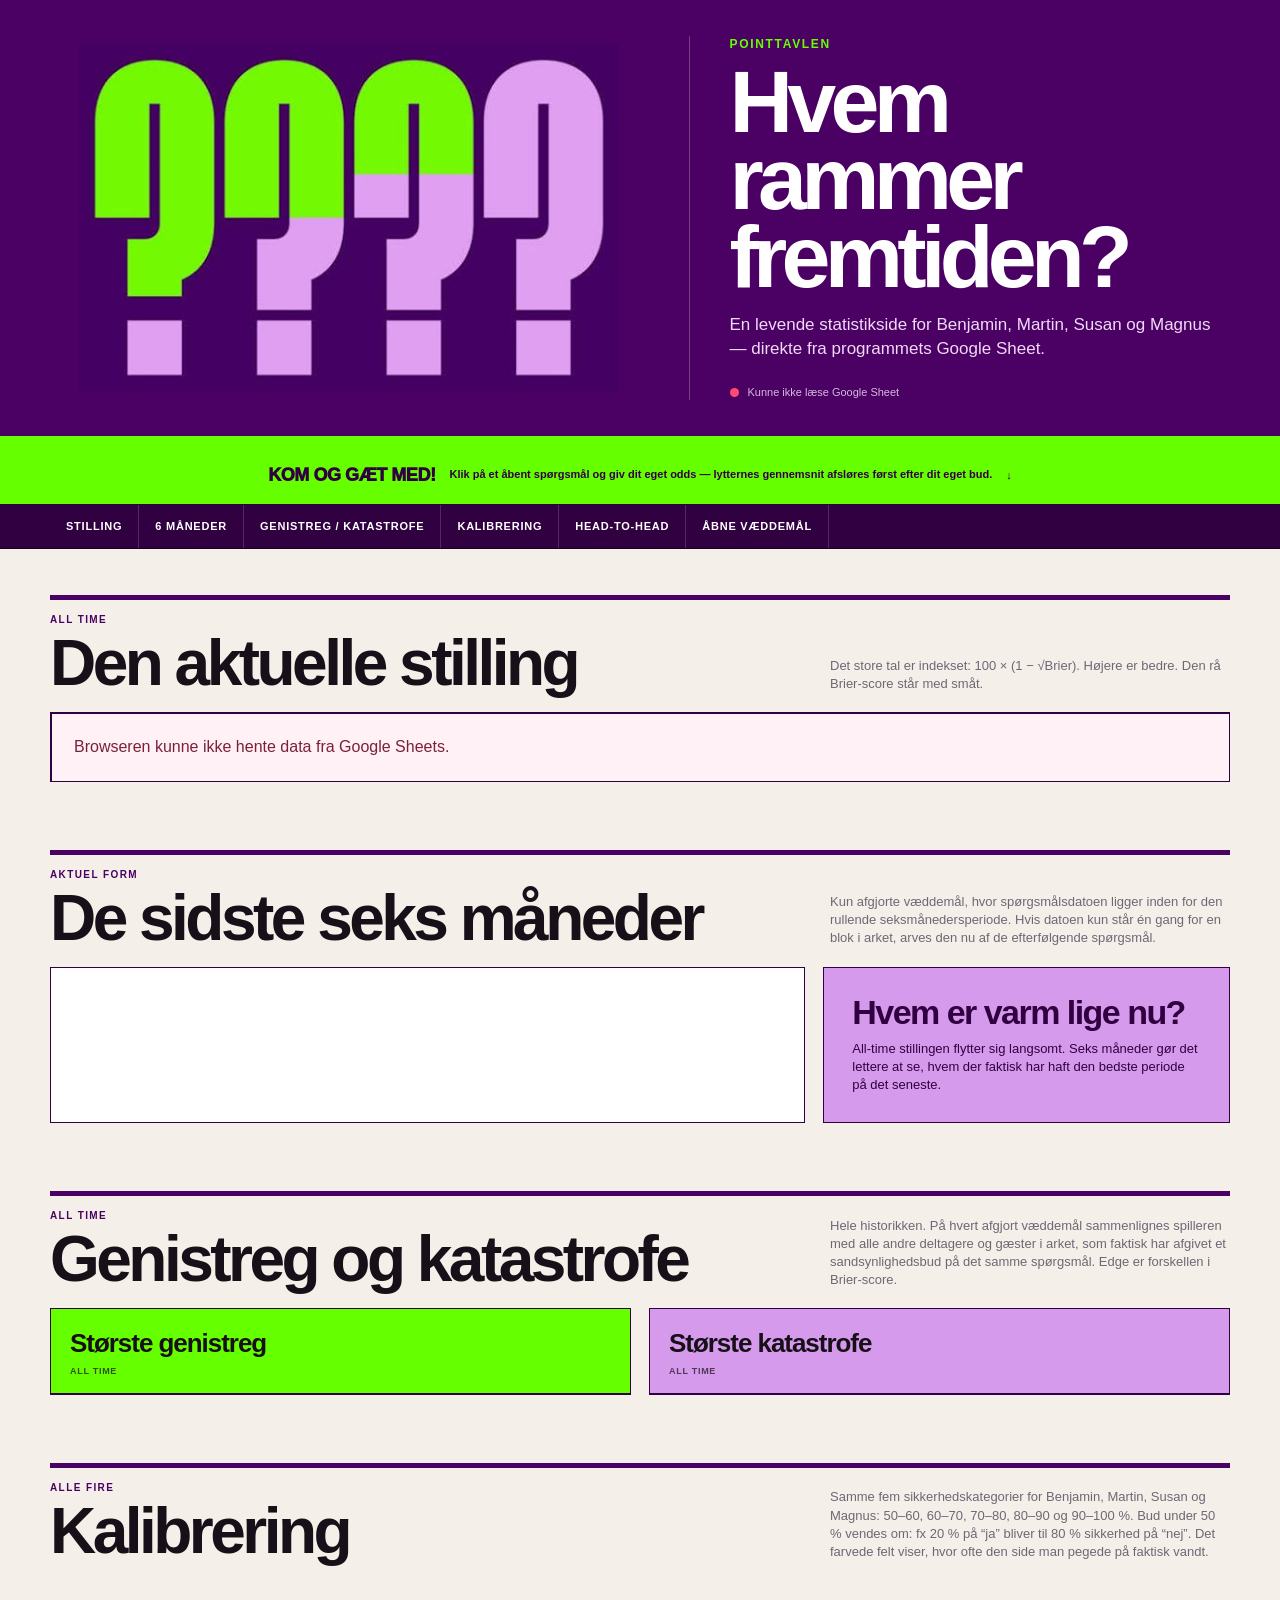
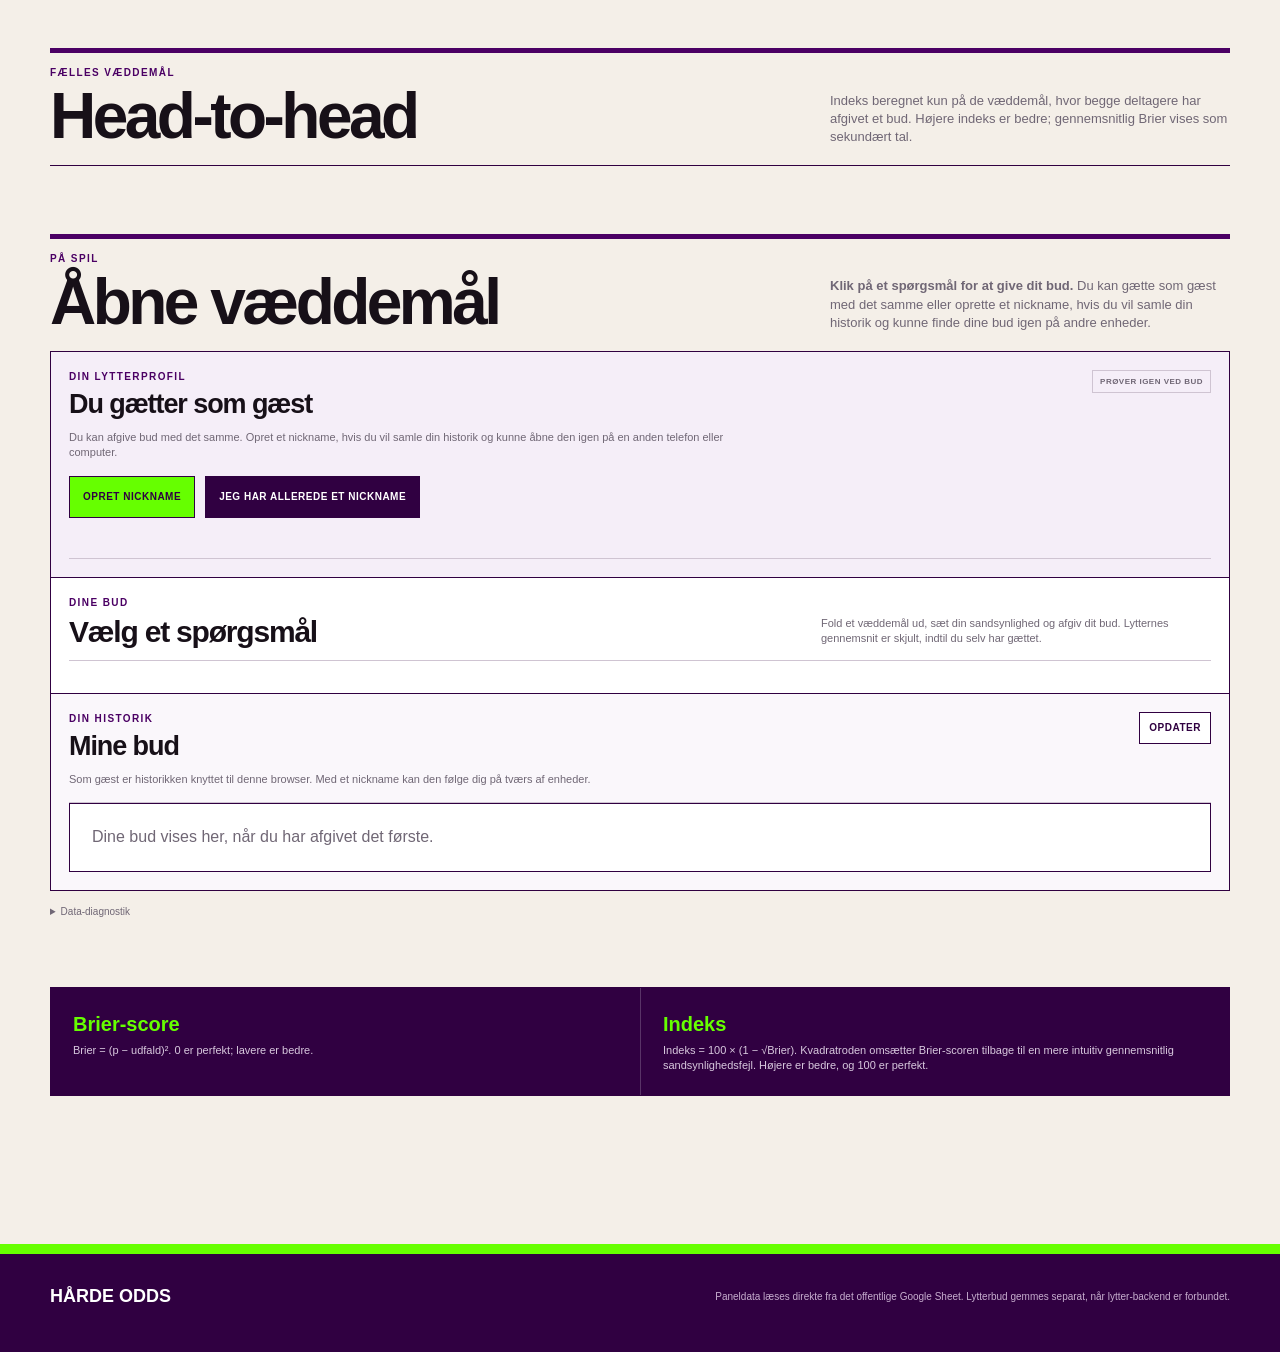
<file: haardeodds/index.html>
<!doctype html>
<html lang="da">
<head>
<meta charset="utf-8">
<meta name="viewport" content="width=device-width, initial-scale=1">
<title>Hårde Odds — Pointtavlen</title>
<style>
:root{
  --purple:#4b0064;
  --purple2:#300041;
  --green:#66ff00;
  --lav:#d69aec;
  --paper:#f4efe8;
  --ink:#171018;
  --muted:#706775;
  --white:#fff;
  --line:#cfc4d2;
  --good:#087a4c;
  --bad:#c92d55;
  --yellow:#f7d94c;
  --max:1180px;
}
*{box-sizing:border-box}
html{scroll-behavior:smooth}
body{
  margin:0;
  font-family:Arial,Helvetica,sans-serif;
  color:var(--ink);
  background:var(--paper);
  line-height:1.4;
}
a{color:inherit}
.wrap{width:min(var(--max),calc(100% - 30px));margin:0 auto}
.hero{
  background:var(--purple);
  color:#fff;
  border-bottom:10px solid var(--green);
}
.hero-inner{
  min-height:390px;
  display:grid;
  grid-template-columns:1.05fr .95fr;
  align-items:center;
  gap:40px;
  padding:36px 0;
}
.logo-panel{
  display:flex;
  align-items:center;
  justify-content:center;
  min-width:0;
}
.logo-panel img{
  display:block;
  width:min(100%,540px);
  height:auto;
  border:0;
}
.hero-copy{
  align-self:stretch;
  display:flex;
  flex-direction:column;
  justify-content:center;
  border-left:1px solid rgba(255,255,255,.25);
  padding-left:40px;
}
.kicker{
  color:var(--green);
  font-size:12px;
  text-transform:uppercase;
  font-weight:900;
  letter-spacing:.14em;
  margin-bottom:10px;
}
.hero h1{
  margin:0 0 18px;
  font-size:clamp(46px,7vw,88px);
  line-height:.88;
  letter-spacing:-.065em;
}
.hero p{
  margin:0;
  max-width:530px;
  font-size:17px;
  color:#f1d9f7;
}
.status{
  display:flex;
  align-items:center;
  gap:9px;
  margin-top:24px;
  font-size:11px;
  color:#d6b9df;
}
.dot{width:9px;height:9px;border-radius:50%;background:#aaa;flex:0 0 auto}
.dot.live{background:var(--green);box-shadow:0 0 0 4px rgba(102,255,0,.16)}
.dot.error{background:#ff4b71}
.navbar{
  background:var(--purple2);
  color:#fff;
  border-bottom:1px solid #17001f;
  position:sticky;top:0;z-index:20;
}
.nav{
  display:flex;
  overflow:auto;
  scrollbar-width:none;
}
.nav::-webkit-scrollbar{display:none}
.nav a{
  text-decoration:none;
  padding:14px 16px;
  white-space:nowrap;
  border-right:1px solid rgba(255,255,255,.16);
  font-size:11px;
  text-transform:uppercase;
  letter-spacing:.07em;
  font-weight:900;
}
.nav a:hover{background:var(--green);color:var(--purple2)}
main{padding:46px 0 80px}
section{margin-bottom:68px;scroll-margin-top:60px}
.section-head{
  border-top:5px solid var(--purple);
  padding-top:13px;
  margin-bottom:19px;
  display:grid;
  grid-template-columns:1fr minmax(250px,400px);
  gap:24px;
  align-items:end;
}
.eyebrow{
  color:var(--purple);
  font-size:10px;
  text-transform:uppercase;
  letter-spacing:.14em;
  font-weight:900;
  margin-bottom:7px;
}
.section-head h2{
  margin:0;
  font-size:clamp(36px,5vw,66px);
  line-height:.92;
  letter-spacing:-.055em;
}
.section-head p{margin:0;color:var(--muted);font-size:13px}
.cards{
  display:grid;
  grid-template-columns:repeat(4,1fr);
  border-left:1px solid var(--purple2);
  border-top:1px solid var(--purple2);
}
.card{
  background:#fff;
  border-right:1px solid var(--purple2);
  border-bottom:1px solid var(--purple2);
  min-height:270px;
  padding:20px;
  display:flex;
  flex-direction:column;
}
.card.first{
  background:var(--green);
}
.rank{
  width:30px;height:30px;
  display:grid;place-items:center;
  background:var(--purple2);color:#fff;
  font-size:11px;font-weight:900;
  margin-bottom:38px;
}
.name{
  font-size:30px;
  font-weight:900;
  letter-spacing:-.045em;
}
.index{
  font-size:62px;
  line-height:.9;
  letter-spacing:-.065em;
  font-weight:950;
  margin-top:6px;
}
.metric-label{
  color:var(--muted);
  font-size:10px;
  text-transform:uppercase;
  letter-spacing:.08em;
  font-weight:800;
  margin-top:8px;
}
.card-foot{
  margin-top:auto;
  border-top:1px solid rgba(0,0,0,.15);
  padding-top:13px;
  display:flex;
  justify-content:space-between;
  gap:10px;
  color:var(--muted);
  font-size:10px;
}
.card.first .metric-label,.card.first .card-foot{color:#254b00}
.sem-grid{
  display:grid;
  grid-template-columns:1.3fr .7fr;
  gap:18px;
}
.sem-table{
  background:#fff;
  border:1px solid var(--purple2);
  padding:5px 18px;
}
.sem-row{
  display:grid;
  grid-template-columns:36px 1fr auto auto;
  gap:14px;
  align-items:center;
  min-height:72px;
  border-bottom:1px solid var(--line);
}
.sem-row:last-child{border-bottom:0}
.sem-rank{
  width:27px;height:27px;
  display:grid;place-items:center;
  background:var(--purple2);color:#fff;
  font-size:10px;font-weight:900
}
.sem-score{
  font-size:28px;
  font-weight:900;
  letter-spacing:-.045em;
}
.sem-sub{
  min-width:90px;
  text-align:right;
  color:var(--muted);
  font-size:10px;
}
.sem-note{
  background:var(--lav);
  color:var(--purple2);
  border:1px solid var(--purple2);
  padding:28px;
}
.sem-note strong{
  display:block;
  font-size:34px;
  line-height:.95;
  letter-spacing:-.045em;
  margin-bottom:12px;
}
.sem-note p{margin:0;font-size:13px}
.moments{
  display:grid;
  grid-template-columns:1fr 1fr;
  gap:18px;
}
.moment-col{
  background:#fff;
  border:1px solid var(--purple2);
}
.moment-head{
  padding:16px 19px;
  border-bottom:1px solid var(--purple2);
}
.moment-head.genius{background:var(--green)}
.moment-head.disaster{background:var(--lav)}
.moment-head h3{
  margin:0;
  font-size:26px;
  letter-spacing:-.04em;
}
.moment-head small{
  display:block;
  margin-top:3px;
  font-size:9px;
  text-transform:uppercase;
  letter-spacing:.08em;
  font-weight:900;
  opacity:.7;
}
.moment{
  padding:17px 19px;
  border-bottom:1px solid var(--line);
}
.moment:last-child{border-bottom:0}
.moment-top{display:flex;justify-content:space-between;gap:12px}
.moment-name{font-size:21px;font-weight:900}
.edge{
  border:1px solid var(--purple2);
  padding:4px 6px;
  font-size:11px;
  font-weight:900;
  white-space:nowrap;
}
.question{font-size:13px;font-weight:800;margin:10px 0 12px}
.stats{
  display:grid;
  grid-template-columns:repeat(3,1fr);
  border:1px solid var(--line);
}
.stat{
  padding:8px;
  border-right:1px solid var(--line);
}
.stat:last-child{border-right:0}
.stat small{
  display:block;
  color:var(--muted);
  font-size:8px;
  text-transform:uppercase;
  letter-spacing:.07em;
  font-weight:900
}
.stat strong{font-size:15px}
.cal-grid{
  display:grid;
  grid-template-columns:1fr 1fr;
  gap:18px;
}
.cal-card{
  background:#fff;
  border:1px solid var(--purple2);
  padding:20px;
}
.cal-title{
  display:flex;
  justify-content:space-between;
  align-items:end;
  gap:15px;
  margin-bottom:17px;
}
.cal-name{
  font-size:34px;
  font-weight:900;
  letter-spacing:-.05em;
}
.cal-err{
  text-align:right;
  color:var(--muted);
  font-size:9px;
  text-transform:uppercase;
  letter-spacing:.05em;
  font-weight:800;
}
.cal-err strong{
  display:block;
  font-size:20px;
  color:var(--ink);
}
.cal-bars{
  display:grid;
  gap:13px;
}
.cal-row{
  display:grid;
  grid-template-columns:42px 1fr 48px;
  gap:10px;
  align-items:center;
}
.cal-bin{
  font-weight:900;
  font-size:11px;
}
.track{
  height:25px;
  background:#eee6ef;
  border:1px solid #d7cadb;
  position:relative;
  overflow:hidden;
}
.forecast-mark{
  position:absolute;
  top:0;bottom:0;
  width:2px;
  background:var(--purple2);
  opacity:.6;
}
.actual-bar{
  position:absolute;
  left:0;top:0;bottom:0;
  background:var(--green);
  border-right:1px solid var(--purple2);
}
.actual-bar.benjamin{background:var(--green)}
.actual-bar.martin{background:var(--lav)}
.actual-bar.susan{background:var(--yellow)}
.actual-bar.magnus{background:#7bdff2}
.cal-val{
  text-align:right;
  font-size:11px;
  font-weight:900;
}
.cal-caption{
  margin-top:12px;
  color:var(--muted);
  font-size:10px;
}
.cal-legend{
  display:flex;
  gap:14px;
  flex-wrap:wrap;
  font-size:9px;
  color:var(--muted);
  margin-top:11px;
}
.swatch{display:inline-block;width:14px;height:9px;vertical-align:middle;margin-right:5px;border:1px solid var(--purple2)}
.h2h{
  display:grid;
  grid-template-columns:repeat(3,1fr);
  border-left:1px solid var(--purple2);
  border-top:1px solid var(--purple2);
}
.match{
  background:#fff;
  padding:18px;
  min-height:175px;
  border-right:1px solid var(--purple2);
  border-bottom:1px solid var(--purple2);
}
.match-title{
  font-size:19px;
  font-weight:900;
  letter-spacing:-.03em;
  margin-bottom:22px;
}
.brier-pair{
  display:grid;
  grid-template-columns:1fr 1fr;
  gap:8px;
}
.brier-box{
  border:1px solid var(--line);
  padding:10px;
}
.brier-box small{
  display:block;
  color:var(--muted);
  font-size:8px;
  text-transform:uppercase;
  font-weight:900;
  letter-spacing:.06em;
}
.brier-box strong{
  display:block;
  font-size:30px;
  letter-spacing:-.04em;
}
.brier-box .h2h-brier{
  display:block;
  margin-top:4px;
  color:var(--muted);
  font-size:9px;
  font-weight:800;
}
.match-meta{
  margin-top:10px;
  color:var(--muted);
  font-size:9px;
}
.open-list{border-top:1px solid var(--purple2)}
details.bet{
  background:#fff;
  border-left:1px solid var(--purple2);
  border-right:1px solid var(--purple2);
  border-bottom:1px solid var(--purple2);
}
details.bet summary{
  list-style:none;
  cursor:pointer;
  padding:15px 17px;
  display:grid;
  grid-template-columns:auto 1fr auto;
  gap:12px;
  align-items:center;
}
details.bet summary::-webkit-details-marker{display:none}
details.bet[open] summary{background:#efe3f5}
.badge{
  background:var(--purple);
  color:var(--green);
  font-size:8px;
  text-transform:uppercase;
  letter-spacing:.08em;
  font-weight:900;
  padding:5px 6px
}
.bet-q{font-size:13px;font-weight:900}
.plus{font-size:20px}
details[open] .plus{transform:rotate(45deg)}
.bet-body{
  border-top:1px solid var(--purple2);
  padding:16px;
}
.predictions{
  display:grid;
  grid-template-columns:repeat(4,1fr);
  border-left:1px solid var(--purple2);
  border-top:1px solid var(--purple2);
  margin-top:10px
}
.pred{
  border-right:1px solid var(--purple2);
  border-bottom:1px solid var(--purple2);
  padding:12px;
}
.pred small{display:block;color:var(--muted);font-size:8px;text-transform:uppercase;font-weight:900}
.pred strong{font-size:27px;letter-spacing:-.04em}
.meta{font-size:9px;color:var(--muted)}
.method{
  background:var(--purple2);
  color:#fff;
  border:1px solid var(--purple2);
  display:grid;
  grid-template-columns:1fr 1fr;
}
.method>div{padding:22px}
.method>div+div{border-left:1px solid rgba(255,255,255,.2)}
.method strong{
  display:block;
  color:var(--green);
  font-size:20px;
  margin-bottom:5px;
}
.method p{margin:0;color:#d8c8de;font-size:11px}
.empty,.errorbox{
  background:#fff;
  border:1px solid var(--purple2);
  padding:22px;
  color:var(--muted)
}
.errorbox{background:#fff1f5;color:#7c203a}
.diagnostics{margin-top:14px}
.diagnostics summary{cursor:pointer;font-size:10px;color:var(--muted)}
pre{white-space:pre-wrap;word-break:break-word;background:#16001d;color:#eee;padding:13px;font-size:9px;overflow:auto}
footer{
  background:var(--purple2);
  color:#fff;
  border-top:10px solid var(--green);
  padding:30px 0 42px;
}
.foot{
  display:flex;
  justify-content:space-between;
  gap:20px;
  align-items:center;
  font-size:10px;
  color:#c7aecf
}
.foot strong{font-size:18px;color:#fff}
.loading{
  min-height:270px;
  background:linear-gradient(90deg,#eee7ef 25%,#fff 50%,#eee7ef 75%);
  background-size:200% 100%;
  animation:shimmer 1.2s linear infinite;
  border-right:1px solid var(--purple2);
  border-bottom:1px solid var(--purple2)
}
@keyframes shimmer{to{background-position:-200% 0}}
@media(max-width:900px){
  .hero-inner{grid-template-columns:1fr}
  .hero-copy{border-left:0;border-top:1px solid rgba(255,255,255,.25);padding-left:0;padding-top:28px}
  .cards{grid-template-columns:repeat(2,1fr)}
  .h2h{grid-template-columns:repeat(2,1fr)}
}
@media(max-width:720px){
  .section-head{grid-template-columns:1fr}
  .sem-grid,.moments,.cal-grid,.method{grid-template-columns:1fr}
  .method>div+div{border-left:0;border-top:1px solid rgba(255,255,255,.2)}
}
@media(max-width:520px){
  .wrap{width:min(var(--max),calc(100% - 20px))}
  .hero-inner{min-height:0;padding:26px 0}
  .cards,.h2h{grid-template-columns:1fr}
  .predictions{grid-template-columns:repeat(2,1fr)}
  .sem-row{grid-template-columns:30px 1fr auto}
  .sem-sub{grid-column:2/-1;text-align:left;margin-top:-8px;margin-bottom:8px}
  .stats{grid-template-columns:1fr}
  .stat{border-right:0;border-bottom:1px solid var(--line)}
  .stat:last-child{border-bottom:0}
  .foot{align-items:flex-start;flex-direction:column}
}


/* --- Gæt med CTA --- */
.guess-cta{
  display:block;
  background:var(--green);
  color:var(--purple2);
  border-bottom:1px solid var(--purple2);
  text-decoration:none;
}
.guess-cta-inner{
  min-height:58px;
  display:flex;
  align-items:center;
  justify-content:center;
  gap:14px;
  text-align:center;
  padding:10px 0;
}
.guess-cta strong{
  font-size:18px;
  font-weight:950;
  letter-spacing:-.025em;
  text-transform:uppercase;
}
.guess-cta span{
  font-size:11px;
  font-weight:800;
}
.guess-cta-arrow{
  font-size:22px;
  line-height:1;
  font-weight:950;
}
.guess-cta:hover{background:#7dff27}
.audience-profile-wide{grid-column:1/-1}
.audience-why{
  display:grid;
  grid-template-columns:1fr 1fr;
  gap:10px;
}
.audience-reason{
  border:1px solid var(--line);
  padding:14px;
  background:#faf6fb;
}
.audience-reason strong{
  display:block;
  color:var(--purple);
  font-size:13px;
  margin-bottom:5px;
}
.audience-reason p{
  margin:0;
  color:var(--muted);
  font-size:10px;
}
.audience-profile-tip{
  margin-top:12px;
  padding:11px 12px;
  background:#f0ffe6;
  border:1px solid #9ac77d;
  color:#31531f;
  font-size:10px;
}
.crowd-wait{
  font-size:23px;
  font-weight:950;
  letter-spacing:-.04em;
  color:var(--purple);
}

/* --- Lytterbud / audience --- */
.audience-grid{
  display:grid;
  grid-template-columns:1fr 1fr;
  gap:18px;
  margin-bottom:18px;
}
.audience-panel{
  background:#fff;
  border:1px solid var(--purple2);
  padding:20px;
}
.audience-history-panel{margin-top:0}
.audience-panel-head{
  display:flex;
  align-items:flex-start;
  justify-content:space-between;
  gap:14px;
  margin-bottom:10px;
}
.audience-panel h3{
  margin:0;
  font-size:27px;
  line-height:1;
  letter-spacing:-.04em;
}
.audience-help{margin:0 0 15px;color:var(--muted);font-size:11px;max-width:680px}
.audience-api-status{
  display:inline-block;
  border:1px solid var(--line);
  color:var(--muted);
  padding:5px 7px;
  font-size:8px;
  font-weight:900;
  text-transform:uppercase;
  letter-spacing:.06em;
  white-space:nowrap;
}
.audience-api-status.ok{background:var(--green);border-color:var(--purple2);color:var(--purple2)}
.audience-profile-form{
  display:grid;
  grid-template-columns:1fr 1fr auto;
  gap:10px;
  align-items:end;
}
.audience-profile-form label,.audience-inline-nick{
  display:grid;
  gap:5px;
  font-size:9px;
  font-weight:900;
  text-transform:uppercase;
  letter-spacing:.05em;
  color:var(--muted);
}
.audience-profile-form input,.audience-inline-nick input{
  width:100%;
  min-height:42px;
  border:1px solid var(--purple2);
  background:#fff;
  padding:9px 10px;
  color:var(--ink);
  font-size:16px;
  text-transform:none;
  letter-spacing:0;
  font-weight:500;
}
#audienceProfileButton,.audience-submit,.audience-small-button{
  border:1px solid var(--purple2);
  background:var(--purple2);
  color:#fff;
  min-height:42px;
  padding:9px 13px;
  font-weight:900;
  font-size:10px;
  text-transform:uppercase;
  letter-spacing:.05em;
  cursor:pointer;
}
#audienceProfileButton:hover,.audience-submit:hover,.audience-small-button:hover{background:var(--purple);color:var(--green)}
#audienceProfileButton:disabled,.audience-submit:disabled,.audience-small-button:disabled{opacity:.45;cursor:not-allowed}
.audience-small-button{min-height:32px;padding:6px 9px;background:#fff;color:var(--purple2)}
.audience-message{min-height:16px;margin-top:10px;font-size:10px;color:var(--muted)}
.audience-message.good{color:var(--good);font-weight:800}
.audience-message.bad{color:var(--bad);font-weight:800}
.audience-my-stats{
  display:grid;
  grid-template-columns:repeat(3,1fr);
  border-left:1px solid var(--line);
  border-top:1px solid var(--line);
  margin-top:14px;
}
.audience-stat{
  padding:10px;
  border-right:1px solid var(--line);
  border-bottom:1px solid var(--line);
}
.audience-stat small{display:block;color:var(--muted);font-size:8px;text-transform:uppercase;font-weight:900;letter-spacing:.06em}
.audience-stat strong{font-size:21px;letter-spacing:-.04em}
.audience-vote{
  margin-top:17px;
  border:1px solid var(--purple2);
  background:#faf6fb;
  padding:16px;
}
.audience-vote-top{
  display:flex;
  justify-content:space-between;
  align-items:flex-start;
  gap:16px;
  margin-bottom:12px;
}
.audience-vote-title{font-size:17px;font-weight:900;letter-spacing:-.02em}
.audience-vote-value{font-size:35px;font-weight:950;line-height:.9;letter-spacing:-.055em;color:var(--purple)}
.audience-slider{width:100%;accent-color:var(--purple);cursor:pointer}
.audience-slider-labels{display:flex;justify-content:space-between;color:var(--muted);font-size:9px;margin-top:2px}
.audience-vote-actions{
  display:flex;
  justify-content:flex-end;
  gap:10px;
  align-items:center;
  margin-top:14px;
}
.audience-submit{background:var(--green);color:var(--purple2)}
.crowd-lock,.crowd-result{
  margin-top:13px;
  padding:12px;
  border:1px dashed var(--line);
  color:var(--muted);
  font-size:10px;
}
.crowd-result{border-style:solid;border-color:var(--purple2);background:#fff;color:var(--ink)}
.crowd-result-head{display:flex;justify-content:space-between;gap:15px;align-items:end}
.crowd-mean{font-size:31px;font-weight:950;letter-spacing:-.05em;color:var(--purple)}
.crowd-n{font-size:9px;color:var(--muted);text-align:right}
.audience-voted-note{font-size:10px;color:var(--good);font-weight:900;margin-top:8px}
.audience-leaderboard{border-top:1px solid var(--line)}
.audience-leader-row{
  display:grid;
  grid-template-columns:30px 1fr auto auto;
  gap:10px;
  align-items:center;
  min-height:49px;
  border-bottom:1px solid var(--line);
}
.audience-leader-rank{font-weight:900;color:var(--purple)}
.audience-leader-name{font-weight:900;min-width:0;overflow:hidden;text-overflow:ellipsis}
.audience-leader-index{font-size:19px;font-weight:950;letter-spacing:-.04em}
.audience-leader-n{font-size:8px;color:var(--muted);text-align:right;min-width:45px}
.audience-history{display:grid;gap:0;border-top:1px solid var(--line)}
.audience-history-row{
  display:grid;
  grid-template-columns:minmax(0,1fr) auto auto;
  gap:12px;
  align-items:center;
  min-height:58px;
  border-bottom:1px solid var(--line);
}
.audience-history-q{font-size:11px;font-weight:800;min-width:0}
.audience-history-q small{display:block;color:var(--muted);font-weight:500;margin-top:2px}
.audience-history-prob{font-size:20px;font-weight:950;color:var(--purple)}
.audience-history-score{text-align:right;font-size:9px;color:var(--muted);min-width:72px}
.audience-history-score strong{display:block;font-size:14px;color:var(--ink)}
.audience-config-warning{background:#fff4c7;border:1px solid #8c6f00;padding:10px;margin-top:10px;color:#614d00;font-size:10px}
@media(max-width:800px){
  .audience-grid{grid-template-columns:1fr}
  .audience-profile-form{grid-template-columns:1fr}
  .audience-why{grid-template-columns:1fr}
  .audience-vote-actions{justify-content:stretch}
  .audience-submit{width:100%}
}
@media(max-width:560px){
  .guess-cta-inner{align-items:flex-start;flex-direction:column;gap:2px;text-align:left}
  .guess-cta-arrow{display:none}
}
@media(max-width:520px){
  .audience-my-stats{grid-template-columns:1fr}
  .audience-history-row{grid-template-columns:1fr auto;gap:5px 10px;padding:10px 0}
  .audience-history-score{grid-column:1/-1;text-align:left}
  .audience-leader-row{grid-template-columns:24px 1fr auto}
  .audience-leader-n{grid-column:2/-1;text-align:left;margin-top:-6px;padding-bottom:7px}
}


/* --- Intuitivt profil-flow: gæst / samme browser / ny browser --- */
.audience-hidden{display:none!important}
.audience-identity-panel{margin-bottom:18px}
.audience-identity-actions{
  display:flex;
  gap:10px;
  flex-wrap:wrap;
  align-items:center;
}
.audience-choice-button{
  min-height:42px;
  border:1px solid var(--purple2);
  padding:9px 13px;
  font-weight:900;
  font-size:10px;
  text-transform:uppercase;
  letter-spacing:.05em;
  cursor:pointer;
  background:#fff;
  color:var(--purple2);
}
.audience-choice-button.primary{background:var(--green);color:var(--purple2)}
.audience-choice-button.secondary{background:var(--purple2);color:#fff}
.audience-choice-button.quiet{background:#fff;color:var(--muted);border-color:var(--line)}
.audience-choice-button:hover{background:var(--purple);color:var(--green);border-color:var(--purple2)}
.audience-choice-button:disabled{opacity:.45;cursor:not-allowed}
.audience-auth-pane{
  margin-top:14px;
  border-top:1px solid var(--line);
  padding-top:14px;
}
.audience-auth-heading{
  display:grid;
  gap:3px;
  margin-bottom:11px;
}
.audience-auth-heading strong{
  font-size:16px;
  letter-spacing:-.02em;
}
.audience-auth-heading span{
  color:var(--muted);
  font-size:10px;
  max-width:720px;
}
.audience-auth-form{
  display:grid;
  gap:10px;
  align-items:end;
}
.audience-auth-form.create{grid-template-columns:minmax(180px,1fr) auto auto}
.audience-auth-form.login{grid-template-columns:minmax(150px,1fr) minmax(150px,1fr) auto auto}
.audience-auth-form label{
  display:grid;
  gap:5px;
  font-size:9px;
  font-weight:900;
  text-transform:uppercase;
  letter-spacing:.05em;
  color:var(--muted);
}
.audience-auth-form input{
  width:100%;
  min-height:42px;
  border:1px solid var(--purple2);
  background:#fff;
  padding:9px 10px;
  color:var(--ink);
  font-size:16px;
  text-transform:none;
  letter-spacing:0;
  font-weight:500;
}
.audience-signed{
  border:1px solid var(--purple2);
  background:#f5ffe9;
  padding:14px;
  display:flex;
  align-items:center;
  justify-content:space-between;
  gap:16px;
}
.audience-signed-copy{
  display:flex;
  align-items:center;
  gap:11px;
  min-width:0;
}
.audience-check{
  width:30px;
  height:30px;
  flex:0 0 30px;
  display:grid;
  place-items:center;
  background:var(--green);
  border:1px solid var(--purple2);
  font-weight:950;
}
.audience-signed-copy strong{
  display:block;
  font-size:20px;
  letter-spacing:-.03em;
}
.audience-signed-copy small{
  display:block;
  color:var(--muted);
  font-size:9px;
  margin-top:2px;
}
.audience-signed-actions{
  display:flex;
  flex-wrap:wrap;
  justify-content:flex-end;
  gap:7px;
}
.audience-code-receipt{
  margin-top:12px;
  border:2px solid var(--purple2);
  background:var(--lav);
  padding:14px;
  display:grid;
  grid-template-columns:auto minmax(0,1fr);
  gap:18px;
  align-items:center;
}
.audience-code-receipt span{
  display:block;
  color:var(--purple2);
  font-size:8px;
  font-weight:900;
  text-transform:uppercase;
  letter-spacing:.07em;
}
.audience-code-receipt strong#audienceCodeValue{
  display:block;
  font-size:25px;
  letter-spacing:.04em;
  margin-top:2px;
}
.audience-code-receipt p{
  margin:0;
  color:var(--purple2);
  font-size:10px;
}
.audience-vote-identity{
  margin-top:10px;
  font-size:10px;
  color:var(--muted);
}
.audience-vote-identity strong{color:var(--purple2)}
.audience-vote-identity a{
  color:var(--purple);
  font-weight:900;
}
@media(max-width:800px){
  .audience-auth-form.create,.audience-auth-form.login{grid-template-columns:1fr}
  .audience-signed{align-items:flex-start;flex-direction:column}
  .audience-signed-actions{justify-content:flex-start}
}
@media(max-width:560px){
  .audience-identity-actions,.audience-signed-actions{display:grid;grid-template-columns:1fr;width:100%}
  .audience-choice-button{width:100%}
  .audience-code-receipt{grid-template-columns:1fr}
}


/* --- Samlet profil + åbne væddemål --- */
.audience-open-shell{
  border:1px solid var(--purple2);
  background:#fff;
}
.audience-open-profile{
  background:#f5eef8;
  border-bottom:1px solid var(--purple2);
  padding:18px;
}
.audience-open-profile .audience-panel{
  border:0;
  padding:0;
  margin:0;
  background:transparent;
}
.audience-open-bets{
  padding:18px;
}
.audience-open-label{
  display:grid;
  grid-template-columns:1fr minmax(240px,390px);
  gap:22px;
  align-items:end;
  margin-bottom:14px;
  padding-bottom:13px;
  border-bottom:1px solid var(--line);
}
.audience-open-label h3{
  margin:0;
  font-size:30px;
  line-height:1;
  letter-spacing:-.04em;
}
.audience-open-label p{
  margin:0;
  color:var(--muted);
  font-size:11px;
}
.audience-open-bets .open-list{
  border-top:0;
}
.audience-open-history{
  border-top:1px solid var(--purple2);
  padding:18px;
  background:#faf7fb;
}
.audience-open-history .audience-panel{
  border:0;
  padding:0;
  margin:0;
  background:transparent;
}
.audience-open-profile .audience-panel-head,
.audience-open-history .audience-panel-head{
  margin-bottom:12px;
}
@media(max-width:720px){
  .audience-open-label{grid-template-columns:1fr}
}

</style>
</head>
<body>

<header class="hero">
  <div class="wrap hero-inner">
    <div class="logo-panel">
      <img src="[data-uri]" alt="Hårde Odds">
    </div>
    <div class="hero-copy">
      <div class="kicker">Pointtavlen</div>
      <h1>Hvem rammer fremtiden?</h1>
      <p>En levende statistikside for Benjamin, Martin, Susan og Magnus — direkte fra programmets Google Sheet.</p>
      <div class="status">
        <span id="statusDot" class="dot"></span>
        <span id="statusText">Henter data…</span>
      </div>
    </div>
  </div>
</header>

<a class="guess-cta" href="#aabne">
  <div class="wrap guess-cta-inner">
    <strong>Kom og gæt med!</strong>
    <span>Klik på et åbent spørgsmål og giv dit eget odds — lytternes gennemsnit afsløres først efter dit eget bud.</span>
    <span class="guess-cta-arrow" aria-hidden="true">↓</span>
  </div>
</a>

<div class="navbar">
  <nav class="wrap nav">
    <a href="#stilling">Stilling</a>
    <a href="#seksmaaneder">6 måneder</a>
    <a href="#moments">Genistreg / katastrofe</a>
    <a href="#kalibrering">Kalibrering</a>
    <a href="#h2h">Head-to-head</a>
    <a href="#aabne">Åbne væddemål</a>
  </nav>
</div>

<main class="wrap">

<section id="stilling">
  <div class="section-head">
    <div>
      <div class="eyebrow">All time</div>
      <h2>Den aktuelle stilling</h2>
    </div>
    <p>Det store tal er indekset: 100 × (1 − √Brier). Højere er bedre. Den rå Brier-score står med småt.</p>
  </div>
  <div id="cards" class="cards">
    <div class="loading"></div><div class="loading"></div><div class="loading"></div><div class="loading"></div>
  </div>
</section>

<section id="seksmaaneder">
  <div class="section-head">
    <div>
      <div class="eyebrow">Aktuel form</div>
      <h2>De sidste seks måneder</h2>
    </div>
    <p id="semesterRange">Kun afgjorte væddemål, hvor spørgsmålsdatoen ligger inden for den rullende seksmånedersperiode. Hvis datoen kun står én gang for en blok i arket, arves den nu af de efterfølgende spørgsmål.</p>
  </div>
  <div class="sem-grid">
    <div id="semesterList" class="sem-table"></div>
    <div class="sem-note">
      <strong>Hvem er varm lige nu?</strong>
      <p>All-time stillingen flytter sig langsomt. Seks måneder gør det lettere at se, hvem der faktisk har haft den bedste periode på det seneste.</p>
    </div>
  </div>
</section>

<section id="moments">
  <div class="section-head">
    <div>
      <div class="eyebrow">All time</div>
      <h2>Genistreg og katastrofe</h2>
    </div>
    <p>Hele historikken. På hvert afgjort væddemål sammenlignes spilleren med alle andre deltagere og gæster i arket, som faktisk har afgivet et sandsynlighedsbud på det samme spørgsmål. Edge er forskellen i Brier-score.</p>
  </div>
  <div class="moments">
    <div class="moment-col">
      <div class="moment-head genius"><h3>Største genistreg</h3><small>All time</small></div>
      <div id="geniusList"></div>
    </div>
    <div class="moment-col">
      <div class="moment-head disaster"><h3>Største katastrofe</h3><small>All time</small></div>
      <div id="disasterList"></div>
    </div>
  </div>
</section>

<section id="kalibrering">
  <div class="section-head">
    <div>
      <div class="eyebrow">Alle fire</div>
      <h2>Kalibrering</h2>
    </div>
    <p>Samme fem sikkerhedskategorier for Benjamin, Martin, Susan og Magnus: 50–60, 60–70, 70–80, 80–90 og 90–100 %. Bud under 50 % vendes om: fx 20 % på “ja” bliver til 80 % sikkerhed på “nej”. Det farvede felt viser, hvor ofte den side man pegede på faktisk vandt.</p>
  </div>
  <div id="calGrid" class="cal-grid"></div>
</section>

<section id="h2h">
  <div class="section-head">
    <div>
      <div class="eyebrow">Fælles væddemål</div>
      <h2>Head-to-head</h2>
    </div>
    <p>Indeks beregnet kun på de væddemål, hvor begge deltagere har afgivet et bud. Højere indeks er bedre; gennemsnitlig Brier vises som sekundært tal.</p>
  </div>
  <div id="h2hGrid" class="h2h"></div>
</section>

<section id="aabne">
  <div class="section-head">
    <div>
      <div class="eyebrow">På spil</div>
      <h2>Åbne væddemål</h2>
    </div>
    <p><strong>Klik på et spørgsmål for at give dit bud.</strong> Du kan gætte som gæst med det samme eller oprette et nickname, hvis du vil samle din historik og kunne finde dine bud igen på andre enheder.</p>
  </div>

  <div class="audience-open-shell">
    <div class="audience-open-profile">
      <article class="audience-panel audience-identity-panel">
    <div class="audience-panel-head">
      <div>
        <div class="eyebrow">Din lytterprofil</div>
        <h3 id="audienceIdentityTitle">Du gætter som gæst</h3>
      </div>
      <span id="audienceBackendStatus" class="audience-api-status">Forbinder…</span>
    </div>

    <p id="audienceIdentityText" class="audience-help">
      Du kan afgive bud med det samme. Opret et nickname, hvis du vil samle din historik og kunne åbne den igen på en anden telefon eller computer.
    </p>

    <div id="audienceGuestActions" class="audience-identity-actions">
      <button id="audienceStartCreate" class="audience-choice-button primary" type="button">Opret nickname</button>
      <button id="audienceStartLogin" class="audience-choice-button secondary" type="button">Jeg har allerede et nickname</button>
    </div>

    <div id="audienceCreatePane" class="audience-auth-pane audience-hidden">
      <div class="audience-auth-heading">
        <strong>Vælg dit nickname</strong>
        <span>Efter oprettelsen får du en profilkode. Denne browser husker dig automatisk; gem koden, hvis du senere vil bruge profilen på en anden enhed.</span>
      </div>
      <form id="audienceCreateForm" class="audience-auth-form create">
        <label>
          <span>Nickname</span>
          <input id="audienceCreateNickname" maxlength="24" autocomplete="nickname" placeholder="fx OddsOraklet">
        </label>
        <button class="audience-choice-button primary" type="submit">Opret</button>
        <button id="audienceCancelCreate" class="audience-choice-button quiet" type="button">Fortryd</button>
      </form>
    </div>

    <div id="audienceLoginPane" class="audience-auth-pane audience-hidden">
      <div class="audience-auth-heading">
        <strong>Åbn din eksisterende profil</strong>
        <span>På en ny browser eller telefon skal du bruge både dit nickname og den profilkode, du fik ved oprettelsen.</span>
      </div>
      <form id="audienceLoginForm" class="audience-auth-form login">
        <label>
          <span>Nickname</span>
          <input id="audienceLoginNickname" maxlength="24" autocomplete="nickname" placeholder="fx OddsOraklet">
        </label>
        <label>
          <span>Profilkode</span>
          <input id="audienceLoginCode" maxlength="24" autocomplete="off" placeholder="fx F7K9-X2P4">
        </label>
        <button class="audience-choice-button primary" type="submit">Log ind</button>
        <button id="audienceCancelLogin" class="audience-choice-button quiet" type="button">Fortryd</button>
      </form>
    </div>

    <div id="audienceSignedIn" class="audience-signed audience-hidden">
      <div class="audience-signed-copy">
        <span class="audience-check">✓</span>
        <div>
          <strong id="audienceSignedName">Nickname</strong>
          <small>Denne browser husker dig automatisk. Du behøver ikke profilkoden igen her.</small>
        </div>
      </div>
      <div class="audience-signed-actions">
        <button id="audienceGoHistory" class="audience-choice-button secondary" type="button">Mine bud</button>
        <button id="audienceShowCode" class="audience-choice-button quiet" type="button">Vis min profilkode</button>
        <button id="audienceSwitchUser" class="audience-choice-button quiet" type="button">Skift bruger</button>
      </div>
    </div>

    <div id="audienceCodeReceipt" class="audience-code-receipt audience-hidden">
      <div>
        <span id="audienceCodeEyebrow">Din profilkode</span>
        <strong id="audienceCodeValue">—</strong>
      </div>
      <p><strong>Gem koden.</strong> Den er din nøgle til profilen på en ny telefon eller computer. På denne browser bliver du husket automatisk.</p>
    </div>

    <div id="audienceProfileMessage" class="audience-message" aria-live="polite"></div>
    <div id="myAudienceStats" class="audience-my-stats" hidden></div>
  </article>
    </div>

    <div class="audience-open-bets">
      <div class="audience-open-label">
        <div>
          <div class="eyebrow">Dine bud</div>
          <h3>Vælg et spørgsmål</h3>
        </div>
        <p>Fold et væddemål ud, sæt din sandsynlighed og afgiv dit bud. Lytternes gennemsnit er skjult, indtil du selv har gættet.</p>
      </div>
      <div id="openList" class="open-list"></div>
    </div>

    <div class="audience-open-history">
      <article class="audience-panel audience-history-panel">
    <div class="audience-panel-head">
      <div>
        <div class="eyebrow">Din historik</div>
        <h3>Mine bud</h3>
      </div>
      <button id="audienceHistoryRefresh" class="audience-small-button" type="button">Opdater</button>
    </div>
    <p id="audienceHistoryContext" class="audience-help">Som gæst er historikken knyttet til denne browser. Med et nickname kan den følge dig på tværs af enheder.</p>
    <div id="audienceHistory" class="audience-history"><div class="empty">Dine bud vises her, når du har afgivet det første.</div></div>
  </article>
    </div>
  </div>

  <details class="diagnostics">
    <summary>Data-diagnostik</summary>
    <pre id="diagnostics">Venter på data…</pre>
  </details>
</section>

<section>
  <div class="method">
    <div>
      <strong>Brier-score</strong>
      <p>Brier = (p − udfald)². 0 er perfekt; lavere er bedre.</p>
    </div>
    <div>
      <strong>Indeks</strong>
      <p>Indeks = 100 × (1 − √Brier). Kvadratroden omsætter Brier-scoren tilbage til en mere intuitiv gennemsnitlig sandsynlighedsfejl. Højere er bedre, og 100 er perfekt.</p>
    </div>
  </div>
</section>

</main>

<footer>
  <div class="wrap foot">
    <strong>HÅRDE ODDS</strong>
    <span>Paneldata læses direkte fra det offentlige Google Sheet. Lytterbud gemmes separat, når lytter-backend er forbundet.</span>
  </div>
</footer>

<script>
(() => {
"use strict";

const SHEET_ID="1hq6MYkrp-eNnpGv9ztad_RIeZxndIQkRR0TfdEMswQQ";
const GID="142105044";
const PLAYERS=[
  {key:"benjamin",short:"Benjamin",aliases:["benjamin","benjamin leander"]},
  {key:"martin",short:"Martin",aliases:["martin","martin vinæs","martin vinaes"]},
  {key:"susan",short:"Susan",aliases:["susan","susan knorrenborg"]},
  {key:"magnus",short:"Magnus",aliases:["magnus","magnus barsøe","magnus barsoe"]}
];
const CAL_PLAYERS=["benjamin","martin","susan","magnus"];

// Lytterbud: indsæt /exec-URL'en fra Google Apps Script her efter deployment.
const AUDIENCE_API_URL="https://script.google.com/macros/s/AKfycbwWWIpq0RjDNn5QNc4hDtS1Bo4kcvezJm-U-q--2X8FYGeNBLz-9elH-IfioHlnj5hkVw/exec";
const AUDIENCE_MIN_LEADERBOARD_BETS=3;
const AUDIENCE_STORAGE_PREFIX="haarde_odds_audience_v1_";
const audienceState={
  userId:null,
  nickname:"",
  profileCode:"",
  profileUiMode:"guest",
  backendVersion:0,
  myVotes:new Map(),
  allRows:[],
  settledRows:[]
};

const $=s=>document.querySelector(s);
const norm=s=>String(s??"").normalize("NFD").replace(/[\u0300-\u036f]/g,"").toLowerCase().trim().replace(/\s+/g," ");
const esc=s=>String(s??"").replace(/[&<>"']/g,c=>({"&":"&amp;","<":"&lt;",">":"&gt;",'"':"&quot;","'":"&#039;"}[c]));
const fmtScore=x=>Number.isFinite(x)?x.toLocaleString("da-DK",{minimumFractionDigits:3,maximumFractionDigits:3}):"—";
const fmtIndex=x=>Number.isFinite(x)?x.toLocaleString("da-DK",{minimumFractionDigits:1,maximumFractionDigits:1}):"—";
const fmtPct=x=>Number.isFinite(x)?(100*x).toLocaleString("da-DK",{maximumFractionDigits:0})+"%":"—";
const fmtDate=d=>d instanceof Date&&!isNaN(d)?d.toLocaleDateString("da-DK",{day:"numeric",month:"short",year:"numeric"}):"";

function parseDate(v){
  if(v instanceof Date)return v;
  if(v==null||v==="")return null;

  // Google/Excel serial date.
  if(typeof v==="number"){
    if(v>20000&&v<80000)return new Date(Date.UTC(1899,11,30)+v*86400000);
    return null;
  }

  const s=String(v).trim();

  // Danish sheet format: DD.MM.YY / DD.MM.YYYY.
  // IMPORTANT: first number is always day, second is always month.
  const dk=s.match(/^(\d{1,2})\.(\d{1,2})\.(\d{2}|\d{4})$/);
  if(dk){
    const day=+dk[1], month=+dk[2];
    let year=+dk[3];
    if(year<100)year+=2000;
    if(month<1||month>12||day<1||day>31)return null;
    const d=new Date(year,month-1,day);
    return d.getFullYear()===year&&d.getMonth()===month-1&&d.getDate()===day?d:null;
  }

  // Google Visualization date: month is zero-based.
  const g=s.match(/^Date\((\d{4}),(\d{1,2}),(\d{1,2})(?:,(\d+),(\d+),(\d+))?\)$/);
  if(g)return new Date(+g[1],+g[2],+g[3],+(g[4]||0),+(g[5]||0),+(g[6]||0));

  // Other explicit day-month-year separators, still interpreted as D-M-Y.
  const dmy=s.match(/^(\d{1,2})[\/-](\d{1,2})[\/-](\d{2}|\d{4})$/);
  if(dmy){
    const day=+dmy[1],month=+dmy[2];let year=+dmy[3];
    if(year<100)year+=2000;
    if(month<1||month>12||day<1||day>31)return null;
    const d=new Date(year,month-1,day);
    return d.getFullYear()===year&&d.getMonth()===month-1&&d.getDate()===day?d:null;
  }

  // ISO-like strings only. Avoid locale-dependent Date("18.08.26") parsing.
  if(/^\d{4}-\d{1,2}-\d{1,2}/.test(s)){
    const d=new Date(s);
    return isNaN(d)?null:d;
  }
  return null;
}
function parseProbability(v){
  if(v==null||v==="")return null;
  let n;
  if(typeof v==="number"){n=v;if(n>1&&n<=100)n/=100;}
  else{
    const s=String(v).replace(",",".").replace("%","").trim();
    n=Number(s);if(!Number.isFinite(n))return null;
    if(String(v).includes("%")||n>1)n/=100;
  }
  return n>=0&&n<=1?n:null;
}
function parseOutcome(v,f){
  const raw=v??f;
  if(raw==null||raw==="")return null;
  if(typeof raw==="boolean")return raw?1:0;
  if(typeof raw==="number"&&(raw===0||raw===1))return raw;
  const s=norm(raw);
  if(["ja","yes","true","1","vundet","vinder","indtraf","indtruffet"].includes(s))return 1;
  if(["nej","no","false","0","tabt","taber","indtraf ikke","ikke indtruffet"].includes(s))return 0;
  return null;
}
function headerScore(label,words){
  const l=norm(label);let s=0;
  for(const w of words){if(l===w)s+=8;else if(l.includes(w))s+=3}
  return s;
}
function pickColumn(cols,candidates,exclude=[]){
  let best=null;
  cols.forEach((c,i)=>{
    const l=norm(c.label||c.id||"");
    if(!l||exclude.some(x=>l.includes(x)))return;
    const score=headerScore(l,candidates);
    if(score&&(!best||score>best.score))best={i,score,label:c.label||c.id};
  });
  return best;
}
function findPlayerColumns(cols,p){
  const found=[];
  cols.forEach((c,i)=>{
    const l=norm(c.label||c.id||"");if(!l)return;
    let score=0;
    p.aliases.forEach(a=>{
      const aa=norm(a);
      if(l===aa)score=Math.max(score,20);
      else if(l.startsWith(aa+" "))score=Math.max(score,15);
      else if(l.includes(aa))score=Math.max(score,10);
    });
    if(/(score|brier|point|rang|rank|placering|indeks|index|resultat|udfald)/.test(l))score-=12;
    if(score>0)found.push({i,score,label:c.label||c.id});
  });
  return found.sort((a,b)=>b.score-a.score||a.i-b.i);
}
function findPlayerColumn(cols,p){
  return findPlayerColumns(cols,p)[0]||null;
}
function cell(r,i){return i==null||!r?.c?.[i]?{v:null,f:null}:r.c[i]}

function looksLikeQuestionText(v){
  if(typeof v!=="string")return false;
  const s=v.trim();
  if(s.length<8)return false;

  // Never accept cells that are really just numbers / probabilities.
  if(/^[\s\d.,%+-]+$/.test(s))return false;

  const n=norm(s);
  if(["ja","nej","yes","no","true","false","åben","aaben","open","closed","lukket","afgjort","pending"].includes(n))return false;

  // Avoid obvious date-only strings.
  if(/^\d{1,2}[.\/-]\d{1,2}[.\/-]\d{2,4}$/.test(s))return false;

  return true;
}

function bestQuestionFromRow(r,cols,preferredIndex,excludedIndexes){
  const candidates=[];

  // Prefer the detected question column, but only if it contains actual text.
  if(Number.isInteger(preferredIndex)){
    const c=cell(r,preferredIndex);
    const v=c.f??c.v;
    if(looksLikeQuestionText(v)){
      candidates.push({text:String(v).trim(),score:1000});
    }
  }

  // Fallback: search non-prediction, non-metadata cells for plausible question text.
  for(let i=0;i<cols.length;i++){
    if(excludedIndexes.has(i))continue;
    const c=cell(r,i);
    const v=c.f??c.v;
    if(!looksLikeQuestionText(v))continue;

    const label=norm(cols[i]?.label||cols[i]?.id||"");
    let score=Math.min(String(v).trim().length,250);

    if(/spørgsmål|sporgsmal|question|væddemål|vaeddemal|forudsigelse/.test(label))score+=500;
    if(String(v).includes("?"))score+=40;
    if(/score|brier|point|status|dato|date|udfald|resultat|facit/.test(label))score-=300;

    candidates.push({text:String(v).trim(),score});
  }

  candidates.sort((a,b)=>b.score-a.score);
  return candidates[0]?.text||"";
}

function inferQuestionColumn(cols,rows,preferredIndex){
  const candidates=[];

  cols.forEach((c,i)=>{
    const label=norm(c.label||c.id||"");
    let textCount=0;
    let questionMarkCount=0;
    let totalLength=0;
    let nonEmpty=0;

    rows.forEach(r=>{
      const cc=cell(r,i);
      const raw=cc.f??cc.v;
      if(raw==null||raw==="")return;
      nonEmpty++;

      if(looksLikeQuestionText(raw)){
        textCount++;
        const s=String(raw).trim();
        totalLength+=s.length;
        if(s.includes("?"))questionMarkCount++;
      }
    });

    if(!textCount)return;

    let score=textCount*8 + questionMarkCount*12 + (totalLength/Math.max(1,textCount))/5;

    if(i===preferredIndex)score+=600;
    if(/spørgsmål|sporgsmal|question|væddemål|vaeddemal|bet|forudsigelse/.test(label))score+=300;
    if(/dato|date|score|brier|point|status|udfald|resultat|facit|afgjort|settled|deadline/.test(label))score-=400;

    candidates.push({i,label:c.label||c.id||"",textCount,questionMarkCount,nonEmpty,score});
  });

  candidates.sort((a,b)=>b.score-a.score);
  return candidates[0]||null;
}

function plausibleSheetDate(v){
  const d=parseDate(v);
  if(!(d instanceof Date)||isNaN(d))return null;
  const y=d.getFullYear();
  return y>=2018&&y<=2035?d:null;
}

function inferQuestionDateColumn(cols,rows,preferredIndex,settledIndex){
  const candidates=[];
  const now=new Date();
  const recentStart=new Date(now);
  recentStart.setMonth(recentStart.getMonth()-6);

  cols.forEach((c,i)=>{
    if(i===settledIndex)return;

    const label=norm(c.label||c.id||"");
    let dateCount=0;
    let nonEmpty=0;
    let danishShortCount=0;
    let recentCount=0;
    let currentYearCount=0;
    const sampleDates=[];

    rows.forEach(r=>{
      const cc=cell(r,i);
      // Prefer formatted text because this preserves sheet locale, e.g. 18.08.26.
      const raw=cc.f??cc.v;
      if(raw==null||raw==="")return;
      nonEmpty++;

      const text=String(raw).trim();
      if(/^\d{1,2}\.\d{1,2}\.\d{2,4}$/.test(text))danishShortCount++;

      const d=plausibleSheetDate(raw);
      if(!d)return;
      dateCount++;
      if(d>=recentStart&&d<=now)recentCount++;
      if(d.getFullYear()===now.getFullYear())currentYearCount++;
      if(sampleDates.length<8)sampleDates.push(text);
    });

    if(!dateCount)return;

    let score=dateCount*5;
    if(i===preferredIndex)score+=250;
    if(/spørgsmål|sporgsmal|question|væddemål|vaeddemal|bet/.test(label))score+=180;
    if(/dato|date|sendt|episode|udsendelse|oprettet/.test(label))score+=70;
    if(/afgjort|resultat|settled|resolved|deadline|slut/.test(label))score-=300;

    // Strongly prefer the Danish short-date pattern seen in the actual sheet.
    score+=danishShortCount*30;

    // Question dates for the current form table should naturally contain many recent dates.
    score+=recentCount*45;
    score+=currentYearCount*8;

    // Prefer columns whose populated values are mostly dates.
    score+=(dateCount/Math.max(1,nonEmpty))*100;

    candidates.push({
      i,label:c.label||c.id||"",dateCount,nonEmpty,
      danishShortCount,recentCount,currentYearCount,sampleDates,score
    });
  });

  candidates.sort((a,b)=>b.score-a.score);
  return candidates[0]||null;
}

function questionDateCandidates(cols,rows,settledIndex){
  const now=new Date();
  const start=new Date(now); start.setMonth(start.getMonth()-6);
  return cols.map((c,i)=>{
    if(i===settledIndex)return null;
    let dates=0,dk=0,recent=0; const samples=[];
    rows.forEach(r=>{
      const cc=cell(r,i); const raw=cc.f??cc.v;
      if(raw==null||raw==="")return;
      const text=String(raw).trim();
      if(/^\d{1,2}\.\d{1,2}\.\d{2,4}$/.test(text))dk++;
      const d=plausibleSheetDate(raw);
      if(!d)return; dates++;
      if(d>=start&&d<=now)recent++;
      if(samples.length<6)samples.push(text);
    });
    return dates?{i,label:c.label||c.id||"",dates,danishShortDates:dk,recent,samples}:null;
  }).filter(Boolean).sort((a,b)=>b.danishShortDates-a.danishShortDates||b.recent-a.recent||b.dates-a.dates);
}

function tableToData(table){
  const cols=table.cols||[], rows=table.rows||[];
  const explicitQuestionCol=pickColumn(
    cols,
    ["spørgsmål","sporgsmal","question","væddemål","vaeddemal","bet","forudsigelse"],
    ["dato","date","score","point"]
  );
  const qCol=inferQuestionColumn(cols,rows,explicitQuestionCol?.i);

  const oCol=pickColumn(cols,["udfald","resultat","outcome","facit","afgjort","svar"],["dato","date","score","point"]);
  const settledCol=pickColumn(
    cols,
    ["afgørelsesdato","afgorelsesdato","afgjort dato","resultatdato","resultat dato","settled date","settlement date","resolved date","afgjort","settled","resolved"],
    ["score","point","deadline","udsendelse","episode","oprettet"]
  );

  // First try semantic headers, then inspect the actual cell values.
  const explicitQuestionDateCol=pickColumn(
    cols,
    ["spørgsmålsdato","sporgsmalsdato","spørgsmål dato","sporgsmal dato","question date","bet date","væddemålsdato","vaeddemalsdato"],
    ["afgjort","resultat","settled","deadline","score","point"]
  );

  const episodeCol=pickColumn(
    cols,
    ["dato","date","sendt","episode dato","udsendelsesdato","oprettet"],
    ["afgjort","resultat","deadline","score","point"]
  );

  const questionDateCol=inferQuestionDateColumn(
    cols,
    rows,
    explicitQuestionDateCol?.i ?? episodeCol?.i,
    settledCol?.i
  );

  const statusCol=pickColumn(cols,["status","åben","aaben","open","lukket","closed"]);
  const pColGroups=Object.fromEntries(PLAYERS.map(p=>[p.key,findPlayerColumns(cols,p)]));
  const pCols=Object.fromEntries(PLAYERS.map(p=>[p.key,pColGroups[p.key][0]||null]));

  // Find every column in the sheet that behaves like a participant forecast column.
  // This lets "genistreg/katastrofe" compare against historical guests too, not
  // only Benjamin/Martin/Susan/Magnus.
  const excludedIdx=new Set(
    [qCol?.i,oCol?.i,settledCol?.i,questionDateCol?.i,episodeCol?.i,statusCol?.i]
      .filter(i=>Number.isInteger(i))
  );
  const excludedWords=/(score|brier|point|rang|rank|placering|indeks|index|dato|date|udfald|resultat|outcome|facit|status|spørgsmål|sporgsmal|question|væddemål|vaeddemal|deadline|episode)/;

  const participantCols=cols.map((c,i)=>{
    const label=String(c.label||c.id||"").trim();
    if(!label||excludedIdx.has(i)||excludedWords.test(norm(label)))return null;

    let valid=0, nonEmpty=0;
    rows.forEach(r=>{
      const cc=cell(r,i);
      const raw=cc.v??cc.f;
      if(raw==null||raw==="")return;
      nonEmpty++;
      if(Number.isFinite(parseProbability(raw)))valid++;
    });

    // Forecast columns should overwhelmingly contain probabilities when populated.
    // Requiring >=2 valid forecasts keeps one-off numeric metadata from being mistaken
    // for a guest, while still allowing guests who appeared only briefly.
    if(valid>=2 && valid/Math.max(1,nonEmpty)>=0.60){
      return {i,label,valid,nonEmpty};
    }
    return null;
  }).filter(Boolean);

  // Sheets often show a date only once for a block of questions.
  // Carry that date forward over blank cells until a new date appears.
  let lastQuestionDate=null;
  let lastQuestionText="";

  const mapped=rows.map((r,index)=>{
    const excludedQuestionIndexes=new Set(
      [
        ...Object.values(pColGroups).flat().map(x=>x.i),
        ...participantCols.map(x=>x.i),
        oCol?.i,settledCol?.i,questionDateCol?.i,episodeCol?.i,statusCol?.i
      ].filter(i=>Number.isInteger(i))
    );

    const directQuestionCell=qCol?cell(r,qCol.i):{v:null,f:null};
    const directQuestion=directQuestionCell.f??directQuestionCell.v;

    let q="";
    if(looksLikeQuestionText(directQuestion)){
      q=String(directQuestion).trim();
    }else{
      q=bestQuestionFromRow(r,cols,qCol?.i,excludedQuestionIndexes);
    }

    if(q){
      lastQuestionText=q;
    }else if(lastQuestionText){
      q=lastQuestionText;
    }

    const oc=cell(r,oCol?.i);
    const outcome=parseOutcome(oc.v,oc.f);
    const sd=settledCol?parseDate(cell(r,settledCol.i).v??cell(r,settledCol.i).f):null;

    const explicitQD=questionDateCol
      ? plausibleSheetDate(cell(r,questionDateCol.i).f??cell(r,questionDateCol.i).v)
      : null;

    if(explicitQD)lastQuestionDate=explicitQD;

    const qd=explicitQD||lastQuestionDate;
    const ed=episodeCol?parseDate(cell(r,episodeCol.i).v??cell(r,episodeCol.i).f):null;
    const preds={};
    PLAYERS.forEach(p=>{
      const group=pColGroups[p.key]||[];
      let value=null;
      for(const pc of group){
        const c=cell(r,pc.i);
        const parsed=parseProbability(c.v??c.f);
        if(Number.isFinite(parsed)){value=parsed;break;}
      }
      preds[p.key]=value;
    });
    const status=statusCol?norm(cell(r,statusCol.i).f??cell(r,statusCol.i).v):"";
    const predCount=Object.values(preds).filter(Number.isFinite).length;
    const explicitOpen=/(åben|aaben|open|pending|ikke afgjort|uafgjort)/.test(status);
    const settled=(outcome===0||outcome===1);
    const allParticipantPreds=participantCols.map(pc=>{
      const cc=cell(r,pc.i);
      return {label:pc.label,p:parseProbability(cc.v??cc.f),colIndex:pc.i};
    }).filter(x=>Number.isFinite(x.p));

    return{
      index,question:String(q??"").trim(),outcome,
      settledDate:sd,
      questionDate:qd||ed,
      episodeDate:ed,
      effectiveDate:qd||ed||sd,
      preds,predCount,status,
      allParticipantPreds,
      isSettled:settled,
      isOpen:predCount>0&&(explicitOpen||(!settled&&outcome===null))
    };
  }).filter(r=>r.question||r.predCount>0);

  return{
    rows:mapped,
    mapping:{
      question:qCol,
      explicitQuestion:explicitQuestionCol,
      outcome:oCol,settledDate:settledCol,
      questionDate:questionDateCol,
      explicitQuestionDate:explicitQuestionDateCol,
      episodeDate:episodeCol,
      status:statusCol,players:pCols,playerColumnGroups:pColGroups,participantColumns:participantCols
    },
    participantCols,
    questionDateCandidates:questionDateCandidates(cols,rows,settledCol?.i),
    headers:cols.map((c,i)=>({i,id:c.id,label:c.label,type:c.type}))
  };
}

function brier(p,o){return Number.isFinite(p)&&(o===0||o===1)?(p-o)**2:null}
function avg(a){const x=a.filter(Number.isFinite);return x.length?x.reduce((s,v)=>s+v,0)/x.length:null}
function scoreToIndex(score){return Number.isFinite(score)?100*(1-Math.sqrt(Math.max(0,score))):null}
function playerStats(rows,key){
  const scores=rows.map(r=>brier(r.preds[key],r.outcome)).filter(Number.isFinite);
  const score=avg(scores);
  return{score,index:scoreToIndex(score),n:scores.length};
}
function rank(rows){
  return PLAYERS.map(p=>({...p,...playerStats(rows,p.key)}))
    .sort((a,b)=>(b.index??-Infinity)-(a.index??-Infinity));
}
function outcomeText(o){return o===1?"Ja":o===0?"Nej":"—"}

function renderCards(settled){
  const root=$("#cards");root.innerHTML="";
  rank(settled).forEach((p,i)=>{
    const n=document.createElement("article");
    n.className=`card ${i===0?"first":""}`;
    n.innerHTML=`
      <div class="rank">#${i+1}</div>
      <div class="name">${p.short}</div>
      <div class="index">${fmtIndex(p.index)}</div>
      <div class="metric-label">Indeks · højere er bedre</div>
      <div class="card-foot"><span>${p.n} afgjorte bets</span><span>Brier ${fmtScore(p.score)}</span></div>`;
    root.appendChild(n);
  });
}

function subtractMonths(d,m){const x=new Date(d);x.setMonth(x.getMonth()-m);return x}

function getSixMonths(settled){
  const now=new Date();
  const start=subtractMonths(now,6);

  // Definition requested for Hårde Odds:
  // include bets that ARE settled, but filter them by the date on which
  // the question was originally posed — not by the later settlement date.
  const dated=settled.filter(r=>
    r.questionDate instanceof Date &&
    !isNaN(r.questionDate)
  );

  const rows=dated.filter(r=>
    r.questionDate>=start &&
    r.questionDate<=now
  );

  return{
    rows,
    anchor:now,
    start,
    datedCount:dated.length,
    allSettledCount:settled.length
  };
}
function renderSixMonths(settled){
  const {rows,anchor,start,datedCount,allSettledCount}=getSixMonths(settled);

  $("#semesterRange").textContent=
    `${fmtDate(start)} – ${fmtDate(anchor)} · ${rows.length} afgjorte bets med spørgsmålsdato i perioden (all time: ${allSettledCount})`;

  const root=$("#semesterList");
  root.innerHTML="";

  if(!datedCount){
    root.innerHTML=`
      <div class="empty">
        Jeg kunne ikke identificere en datokolonne med spørgsmålsdatoer. Åbn “Data-diagnostik” nederst for at se, hvilken datokolonne der blev fundet.
      </div>`;
    return;
  }

  if(!rows.length){
    root.innerHTML=`
      <div class="empty">
        Ingen afgjorte væddemål har en spørgsmålsdato inden for de seneste seks måneder.
      </div>`;
    return;
  }

  rank(rows).forEach((p,i)=>{
    const n=document.createElement("div");
    n.className="sem-row";
    n.innerHTML=`
      <div class="sem-rank">${i+1}</div>
      <div><strong>${p.short}</strong></div>
      <div class="sem-score">${fmtIndex(p.index)}</div>
      <div class="sem-sub">indeks<br>Brier ${fmtScore(p.score)} · ${p.n} bets</div>`;
    root.appendChild(n);
  });
}

function momentsFor(settled,key){
  const focal=PLAYERS.find(p=>p.key===key);
  const scored=[];

  settled.forEach(r=>{
    const myP=r.preds[key];
    if(!Number.isFinite(myP))return;

    const mine=brier(myP,r.outcome);

    // Identify the focal person's actual sheet column by matching the detected
    // participant label to their aliases. This prevents their own forecast from
    // leaking into the comparison group.
    const isMe=label=>{
      const l=norm(label);
      return focal.aliases.some(a=>{
        const aa=norm(a);
        return l===aa || l.startsWith(aa+" ") || l.includes(aa);
      });
    };

    const others=(r.allParticipantPreds||[])
      .filter(x=>!isMe(x.label))
      .map(x=>({
        ...x,
        score:brier(x.p,r.outcome)
      }))
      .filter(x=>Number.isFinite(x.score));

    if(!others.length)return;

    const otherAvg=avg(others.map(x=>x.score));
    const consensus=avg(others.map(x=>x.p));

    scored.push({
      ...r,
      mine,
      otherAvg,
      consensus,
      comparisonN:others.length,
      edge:otherAvg-mine
    });
  });

  return{
    genius:[...scored].sort((a,b)=>b.edge-a.edge)[0]||null,
    disaster:[...scored].sort((a,b)=>a.edge-b.edge)[0]||null
  };
}
function renderMoments(settled){
  const g=$("#geniusList"),d=$("#disasterList");g.innerHTML="";d.innerHTML="";
  PLAYERS.forEach(p=>{
    const m=momentsFor(settled,p.key);
    [["genius",m.genius,g],["disaster",m.disaster,d]].forEach(([type,r,root])=>{
      const n=document.createElement("article");n.className="moment";
      if(!r){
        n.innerHTML=`<div class="moment-name">${p.short}</div><div class="meta">Ikke nok fælles afgjorte bets.</div>`;
      }else{
        n.innerHTML=`
          <div class="moment-top">
            <div class="moment-name">${p.short}</div>
            <div class="edge">${type==="genius"?"+":"−"}${fmtScore(Math.abs(r.edge))} Brier</div>
          </div>
          <div class="question">${esc(r.question||"Spørgsmålstekst kunne ikke identificeres")}</div>
          <div class="stats">
            <div class="stat"><small>${p.short}</small><strong>${fmtPct(r.preds[p.key])}</strong></div>
            <div class="stat"><small>Alle andre (n=${r.comparisonN})</small><strong>${fmtPct(r.consensus)}</strong></div>
            <div class="stat"><small>Udfald</small><strong>${outcomeText(r.outcome)}</strong></div>
          </div>`;
      }
      root.appendChild(n);
    });
  });
}

function confidenceBucket(conf){
  // conf is always 0.50–1.00 after folding probabilities around 50%.
  if(conf<.60)return {lo:.50,hi:.60,label:"50–60%"};
  if(conf<.70)return {lo:.60,hi:.70,label:"60–70%"};
  if(conf<.80)return {lo:.70,hi:.80,label:"70–80%"};
  if(conf<.90)return {lo:.80,hi:.90,label:"80–90%"};
  return {lo:.90,hi:1.001,label:"90–100%"};
}
function calBins(settled,key){
  const definitions=[
    {lo:.50,hi:.60,label:"50–60%"},
    {lo:.60,hi:.70,label:"60–70%"},
    {lo:.70,hi:.80,label:"70–80%"},
    {lo:.80,hi:.90,label:"80–90%"},
    {lo:.90,hi:1.001,label:"90–100%"}
  ];
  const buckets=new Map(definitions.map(d=>[d.label,[]]));

  settled.forEach(r=>{
    const p=r.preds[key];
    if(!Number.isFinite(p))return;

    // Fold around 50%: 20% yes == 80% confidence in no.
    const predictsYes=p>=.5;
    const confidence=predictsYes?p:1-p;

    // Calibration target is whether the forecasted side occurred.
    const correctSide=predictsYes ? r.outcome : 1-r.outcome;
    const bucket=confidenceBucket(confidence);
    buckets.get(bucket.label).push({confidence,correctSide,rawP:p});
  });

  return definitions.map(d=>{
    const obs=buckets.get(d.label)||[];
    return {
      ...d,
      n:obs.length,
      forecast:obs.length?avg(obs.map(x=>x.confidence)):null,
      actual:obs.length?avg(obs.map(x=>x.correctSide)):null
    };
  });
}
function calError(bins){
  const n=bins.reduce((s,b)=>s+b.n,0);if(!n)return null;
  return bins.reduce((s,b)=>s+b.n*Math.abs(b.actual-b.forecast),0)/n;
}
function calibrationColor(key){
  return {
    benjamin:"var(--green)",
    martin:"var(--lav)",
    susan:"var(--yellow)",
    magnus:"#7bdff2"
  }[key] || "var(--green)";
}
function renderCalibration(settled){
  const root=$("#calGrid");root.innerHTML="";
  CAL_PLAYERS.forEach(key=>{
    const p=PLAYERS.find(x=>x.key===key);
    const bins=calBins(settled,key);
    const err=calError(bins), total=bins.reduce((s,b)=>s+b.n,0);
    const card=document.createElement("article");card.className="cal-card";
    card.innerHTML=`
      <div class="cal-title">
        <div class="cal-name">${p.short}</div>
        <div class="cal-err">Kalibreringsfejl<strong>${Number.isFinite(err)?fmtPct(err):"—"}</strong>${total} bets</div>
      </div>
      <div class="cal-bars">
        ${bins.map(b=>{
          if(!b.n)return `
            <div class="cal-row">
              <div class="cal-bin">${b.label}</div>
              <div class="track"></div>
              <div class="cal-val">n=0</div>
            </div>`;
          return `
            <div class="cal-row">
              <div class="cal-bin">${b.label}</div>
              <div class="track" title="Gns. sikkerhed ${fmtPct(b.forecast)} · korrekt side ${fmtPct(b.actual)} · n=${b.n}">
                <div class="actual-bar ${key}" style="width:${Math.max(0,Math.min(100,b.actual*100))}%"></div>
                <div class="forecast-mark" style="left:${Math.max(0,Math.min(100,b.forecast*100))}%"></div>
              </div>
              <div class="cal-val">${fmtPct(b.actual)}<br><span style="font-size:8px;color:#777">n=${b.n}</span></div>
            </div>`;
        }).join("")}
      </div>
      <div class="cal-legend">
        <span><i class="swatch" style="background:${calibrationColor(key)}"></i> forecastet side vandt</span>
        <span><i class="swatch" style="background:linear-gradient(90deg,transparent 45%,var(--purple2) 45%,var(--purple2) 55%,transparent 55%)"></i> gennemsnitlig sikkerhed</span>
      </div>
      <div class="cal-caption">Eksempel: Hvis 70–80 %-buddene i gennemsnit er 74 % sikre, bør den side der blev forecastet vinde cirka 74 % af gangene.</div>`;
    root.appendChild(card);
  });
}

function renderH2H(settled){
  const root=$("#h2hGrid");root.innerHTML="";
  for(let i=0;i<PLAYERS.length;i++){
    for(let j=i+1;j<PLAYERS.length;j++){
      const a=PLAYERS[i],b=PLAYERS[j];
      const common=settled.filter(r=>Number.isFinite(r.preds[a.key])&&Number.isFinite(r.preds[b.key]));
      const as=common.map(r=>brier(r.preds[a.key],r.outcome));
      const bs=common.map(r=>brier(r.preds[b.key],r.outcome));
      const aBrier=avg(as), bBrier=avg(bs);
      const aIndex=scoreToIndex(aBrier), bIndex=scoreToIndex(bBrier);

      const n=document.createElement("article");n.className="match";
      n.innerHTML=`
        <div class="match-title">${a.short} <span style="color:#8d7d91">vs.</span> ${b.short}</div>
        <div class="brier-pair">
          <div class="brier-box">
            <small>${a.short} · indeks</small>
            <strong>${fmtIndex(aIndex)}</strong>
            <span class="h2h-brier">Brier ${fmtScore(aBrier)}</span>
          </div>
          <div class="brier-box">
            <small>${b.short} · indeks</small>
            <strong>${fmtIndex(bIndex)}</strong>
            <span class="h2h-brier">Brier ${fmtScore(bBrier)}</span>
          </div>
        </div>
        <div class="match-meta">${common.length} fælles afgjorte væddemål · højere indeks er bedre</div>`;
      root.appendChild(n);
    }
  }
}


function audienceApiConfigured(){
  return /^https:\/\/script\.google\.com\/macros\/s\/.+\/exec(?:\?|$)/.test(AUDIENCE_API_URL);
}
function storageGet(key){
  try{return localStorage.getItem(AUDIENCE_STORAGE_PREFIX+key)||""}catch(_){return ""}
}
function storageSet(key,value){
  try{localStorage.setItem(AUDIENCE_STORAGE_PREFIX+key,String(value??""))}catch(_){ }
}
function newAudienceId(){
  if(globalThis.crypto?.randomUUID)return crypto.randomUUID();
  const a=new Uint32Array(4);
  if(globalThis.crypto?.getRandomValues)crypto.getRandomValues(a);
  else for(let i=0;i<a.length;i++)a[i]=Math.floor(Math.random()*0xffffffff);
  return [...a].map(x=>x.toString(16).padStart(8,"0")).join("");
}
function initAudienceIdentity(){
  audienceState.userId=storageGet("user_id")||newAudienceId();
  storageSet("user_id",audienceState.userId);
  audienceState.nickname=normalizeNickname(storageGet("nickname"));
  audienceState.profileCode=storageGet("profile_code");

  if(audienceState.nickname&&audienceState.profileCode){
    audienceState.profileUiMode="signed";
  }else if(audienceState.nickname){
    // Compatibility with older versions that may have stored a nickname
    // without a usable profile code.
    audienceState.profileUiMode="login";
  }else{
    audienceState.profileUiMode="guest";
  }
  renderAudienceIdentity();
}
function normalizeNickname(v){return String(v||"").trim().replace(/\s+/g," ").slice(0,24)}
function isoDateOnly(d){
  if(!(d instanceof Date)||isNaN(d))return "";
  return [d.getFullYear(),String(d.getMonth()+1).padStart(2,"0"),String(d.getDate()).padStart(2,"0")].join("-");
}
function fnv1a(str){
  let h=0x811c9dc5;
  for(let i=0;i<str.length;i++){
    h^=str.charCodeAt(i);
    h=Math.imul(h,0x01000193);
  }
  return (h>>>0).toString(36);
}
function betIdForRow(r){
  const d=isoDateOnly(r.questionDate||r.effectiveDate||r.episodeDate);
  return "ho_"+fnv1a(norm(r.question)+"|"+d);
}
function audienceJsonp(params,timeoutMs=12000){
  return new Promise((resolve,reject)=>{
    if(!audienceApiConfigured()){
      reject(new Error("Lytter-backend er ikke konfigureret endnu."));
      return;
    }
    const callback="__hoAudience_"+Date.now()+"_"+Math.random().toString(36).slice(2);
    const script=document.createElement("script");
    const timer=setTimeout(()=>finish(new Error("Lytterserveren svarede ikke.")),timeoutMs);
    let done=false;
    function finish(err,data){
      if(done)return;done=true;
      clearTimeout(timer);
      try{delete window[callback]}catch(_){window[callback]=undefined}
      script.remove();
      if(err)reject(err);else resolve(data);
    }
    window[callback]=data=>finish(null,data);
    script.onerror=()=>finish(new Error("Kunne ikke kontakte lytterserveren."));
    const q=new URLSearchParams({...params,callback,_:Date.now().toString()});
    script.src=AUDIENCE_API_URL+(AUDIENCE_API_URL.includes("?")?"&":"?")+q.toString();
    document.head.appendChild(script);
  });
}
function setAudienceMessage(text,kind=""){
  const el=$("#audienceProfileMessage");if(!el)return;
  el.textContent=text||"";
  el.className="audience-message"+(kind?" "+kind:"");
}
function hasAudienceProfile(){
  return Boolean(audienceState.nickname&&audienceState.profileCode);
}
function setHidden(selector,hidden){
  const el=$(selector);
  if(el)el.classList.toggle("audience-hidden",Boolean(hidden));
}
function renderAudienceIdentity(){
  const signed=hasAudienceProfile();
  const mode=signed?"signed":audienceState.profileUiMode;
  const title=$("#audienceIdentityTitle");
  const text=$("#audienceIdentityText");
  const historyContext=$("#audienceHistoryContext");

  setHidden("#audienceGuestActions",mode!=="guest");
  setHidden("#audienceCreatePane",mode!=="create");
  setHidden("#audienceLoginPane",mode!=="login");
  setHidden("#audienceSignedIn",mode!=="signed");

  if(mode!=="signed")setHidden("#audienceCodeReceipt",true);

  if(mode==="signed"){
    if(title)title.textContent=`Du gætter som ${audienceState.nickname}`;
    if(text)text.textContent="Denne browser har husket din profil. Nye bud gemmes automatisk på dit nickname, og gæstebud fra denne browser bliver koblet til profilen.";
    if($("#audienceSignedName"))$("#audienceSignedName").textContent=audienceState.nickname;
    if(historyContext)historyContext.textContent=`Dine bud er samlet under ${audienceState.nickname} og kan åbnes på andre enheder med din profilkode.`;
  }else if(mode==="create"){
    if(title)title.textContent="Vælg dit nickname";
    if(text)text.textContent="Du kan stadig gætte som gæst. Opret kun et nickname, hvis du vil samle dine bud under ét navn.";
    if(historyContext)historyContext.textContent="Som gæst er historikken knyttet til denne browser. Opretter du et nickname, bliver dine eksisterende gæstebud automatisk koblet på profilen.";
  }else if(mode==="login"){
    if(title)title.textContent="Log ind på dit nickname";
    if(text)text.textContent="Bruger du en ny telefon eller browser, kan du åbne din eksisterende profil med nickname og profilkode.";
    if(historyContext)historyContext.textContent="Når du logger ind, hentes dine tidligere bud fra din profil.";
  }else{
    if(title)title.textContent="Du gætter som gæst";
    if(text)text.textContent="Du kan afgive bud med det samme. Opret et nickname, hvis du vil samle din historik og kunne åbne den igen på en anden telefon eller computer.";
    if(historyContext)historyContext.textContent="Som gæst er historikken knyttet til denne browser. Med et nickname kan den følge dig på tværs af enheder.";
  }

  updateAudienceBetIdentityLabels();
}
function setAudienceProfileMode(mode,prefill=""){
  audienceState.profileUiMode=mode;
  setAudienceMessage("");
  if(mode==="create"){
    const input=$("#audienceCreateNickname");
    if(input){
      input.value=prefill||"";
      setTimeout(()=>input.focus(),0);
    }
  }
  if(mode==="login"){
    const input=$("#audienceLoginNickname");
    if(input){
      input.value=prefill||audienceState.nickname||"";
      setTimeout(()=>input.focus(),0);
    }
    const code=$("#audienceLoginCode");
    if(code)code.value="";
  }
  renderAudienceIdentity();
}
function setNicknameLocal(nick,code){
  audienceState.nickname=normalizeNickname(nick);
  audienceState.profileCode=String(code||audienceState.profileCode||"");
  storageSet("nickname",audienceState.nickname);
  storageSet("profile_code",audienceState.profileCode);
  audienceState.profileUiMode=hasAudienceProfile()?"signed":"guest";
  renderAudienceIdentity();
}
function clearNicknameLocal(){
  audienceState.nickname="";
  audienceState.profileCode="";
  storageSet("nickname","");
  storageSet("profile_code","");
  audienceState.profileUiMode="guest";
  setHidden("#audienceCodeReceipt",true);
  renderAudienceIdentity();
}
function showAudienceProfileCode(show=true,created=false){
  const box=$("#audienceCodeReceipt");
  const value=$("#audienceCodeValue");
  const eyebrow=$("#audienceCodeEyebrow");
  const button=$("#audienceShowCode");
  if(!box||!value)return;
  value.textContent=audienceState.profileCode||"—";
  if(eyebrow)eyebrow.textContent=created?"Gem denne profilkode":"Din profilkode";
  box.classList.toggle("audience-hidden",!show);
  if(button)button.textContent=show?"Skjul profilkode":"Vis min profilkode";
}
function audienceAuthParams(){
  return {
    user_id:audienceState.userId||"",
    nickname:audienceState.nickname||"",
    profile_code:audienceState.profileCode||""
  };
}
function settledOutcomeMap(){
  const out={};
  audienceState.settledRows.forEach(r=>{out[betIdForRow(r)]=r.outcome});
  return out;
}
function rowByBetId(id){
  return audienceState.allRows.find(r=>betIdForRow(r)===id)||null;
}
function audienceBetIdentityHtml(){
  return hasAudienceProfile()
    ? `Buddet gemmes som <strong>${esc(audienceState.nickname)}</strong>.`
    : `Du gætter som gæst. <a href="#aabne" class="audience-profile-link">Gem dine bud med et nickname</a>.`;
}
function updateAudienceBetIdentityLabels(){
  document.querySelectorAll(".audience-vote-identity").forEach(el=>{
    el.innerHTML=audienceBetIdentityHtml();
  });
}
function revealCrowd(container,myVote,crowd){
  if(!container)return;
  const lock=container.querySelector(".crowd-lock");
  if(lock)lock.remove();

  let result=container.querySelector(".crowd-result");
  if(!result){
    result=document.createElement("div");
    result.className="crowd-result";
    container.appendChild(result);
  }

  const n=Math.max(0,Number(crowd?.n)||0);
  const mean=Number(crowd?.mean);
  const showMean=n>3 && Number.isFinite(mean);

  result.innerHTML=showMean ? `
    <div class="crowd-result-head">
      <div>
        <div class="meta">Lytternes gennemsnit</div>
        <div class="crowd-mean">${Math.round(mean)}%</div>
      </div>
      <div class="crowd-n">${n} lytterbud<br>Dit bud: ${Math.round(+myVote.probability)}%</div>
    </div>
    <div class="audience-voted-note">Dit bud er låst. Lyttergennemsnittet blev først vist efter din egen afgivelse.</div>`
  : `
    <div class="crowd-result-head">
      <div>
        <div class="meta">Lytterbud</div>
        <div class="crowd-wait">${n} bud</div>
      </div>
      <div class="crowd-n">Gennemsnittet vises,<br>når der er mindst 4 bud.<br>Dit bud: ${Math.round(+myVote.probability)}%</div>
    </div>
    <div class="audience-voted-note">Dit bud er gemt og låst.</div>`;

  const slider=container.querySelector(".audience-slider");
  const submit=container.querySelector(".audience-submit");
  if(slider){
    slider.value=myVote.probability;
    slider.disabled=true;
  }
  if(submit){
    submit.disabled=true;
    submit.textContent="Bud afgivet";
  }
  const value=container.querySelector(".audience-vote-value");
  if(value)value.textContent=Math.round(+myVote.probability)+"%";
}
async function loadCrowdForExistingVote(betId,container,myVote){
  try{
    const res=await audienceJsonp({action:"crowd",bet_id:betId,...audienceAuthParams()});
    if(res?.ok&&res.crowd)revealCrowd(container,myVote,res.crowd);
  }catch(_){ /* keep own-vote UI without leaking crowd */ }
}
function updateVoteValue(container){
  const slider=container.querySelector(".audience-slider"), value=container.querySelector(".audience-vote-value");
  if(slider&&value)value.textContent=slider.value+"%";
}
async function submitAudienceVote(r,container){
  const slider=container.querySelector(".audience-slider");
  const submit=container.querySelector(".audience-submit");
  const note=container.querySelector(".audience-vote-note");
  const probability=Math.max(0,Math.min(100,Number(slider?.value)));
  submit.disabled=true;submit.textContent="Gemmer…";
  if(note)note.textContent="";
  try{
    const res=await audienceJsonp({
      action:"vote",
      bet_id:betIdForRow(r),
      question:r.question||"",
      question_date:isoDateOnly(r.questionDate||r.effectiveDate),
      probability:String(probability),
      ...audienceAuthParams()
    });
    if(!res?.ok){
      if(res?.code==="nickname_taken"){
        throw new Error("Profilen kunne ikke bekræftes. Log ind igen under “Kom og gæt med”.");
      }
      throw new Error(res?.error||"Buddet kunne ikke gemmes.");
    }
    const myVote={
      bet_id:betIdForRow(r),
      probability:+res.vote.probability,
      question:r.question,
      question_date:isoDateOnly(r.questionDate||r.effectiveDate),
      timestamp:res.vote.timestamp
    };
    audienceState.myVotes.set(myVote.bet_id,myVote);
    revealCrowd(container,myVote,res.crowd||{});
    renderMyAudienceStats();
    renderAudienceHistory();
  }catch(err){
    submit.disabled=false;submit.textContent="Afgiv bud";
    if(note)note.textContent=err.message;
  }
}
function audienceBetMarkup(r){
  const id=betIdForRow(r);
  const configured=audienceApiConfigured();
  return `
    <div class="audience-vote" data-bet-id="${esc(id)}">
      <div class="audience-vote-top">
        <div><div class="meta">Dit lytterbud</div><div class="audience-vote-title">Hvor stor er sandsynligheden for “ja”?</div></div>
        <div class="audience-vote-value">50%</div>
      </div>
      <input class="audience-slider" type="range" min="0" max="100" step="1" value="50" aria-label="Sandsynlighed for ja">
      <div class="audience-slider-labels"><span>0 % · sikkert nej</span><span>100 % · sikkert ja</span></div>
      <div class="audience-vote-identity">${audienceBetIdentityHtml()}</div>
      <div class="audience-vote-actions">
        <button type="button" class="audience-submit" ${configured?"":"disabled"}>Afgiv bud</button>
      </div>
      ${configured?"":`<div class="audience-config-warning">Lytterbud er ikke koblet til backend endnu. Indsæt Apps Script-webappens /exec-URL i <code>AUDIENCE_API_URL</code>.</div>`}
      <div class="audience-vote-note audience-message" aria-live="polite"></div>
      <div class="crowd-lock">🔒 Lytternes gennemsnit er skjult. Det kan først ses efter dit eget bud — og først når mindst 4 lyttere har budt.</div>
    </div>`;
}
function wireAudienceBet(r,details){
  const container=details.querySelector(".audience-vote");if(!container)return;
  const slider=container.querySelector(".audience-slider"),submit=container.querySelector(".audience-submit");
  slider?.addEventListener("input",()=>updateVoteValue(container));
  submit?.addEventListener("click",()=>submitAudienceVote(r,container));
  container.querySelector(".audience-profile-link")?.addEventListener("click",()=>{
    setAudienceProfileMode("create");
  });
  const existing=audienceState.myVotes.get(betIdForRow(r));
  if(existing){
    slider.value=existing.probability;
    updateVoteValue(container);
    slider.disabled=true;
    submit.disabled=true;
    submit.textContent="Bud afgivet";
    loadCrowdForExistingVote(betIdForRow(r),container,existing);
  }
}
function renderMyAudienceStats(){
  const root=$("#myAudienceStats");if(!root)return;
  const votes=[...audienceState.myVotes.values()];
  if(!votes.length){
    root.innerHTML="";
    root.hidden=true;
    return;
  }
  root.hidden=false;
  const settled=[];
  votes.forEach(v=>{
    const r=rowByBetId(v.bet_id);
    if(r&&(r.outcome===0||r.outcome===1))settled.push({v,r,score:brier(+v.probability/100,r.outcome)});
  });
  const avgScore=avg(settled.map(x=>x.score));
  const index=scoreToIndex(avgScore);
  const openCount=votes.filter(v=>{const r=rowByBetId(v.bet_id);return !r||!(r.outcome===0||r.outcome===1)}).length;
  root.innerHTML=`
    <div class="audience-stat"><small>Afgjorte</small><strong>${settled.length}</strong></div>
    <div class="audience-stat"><small>Dit indeks</small><strong>${fmtIndex(index)}</strong></div>
    <div class="audience-stat"><small>Åbne</small><strong>${openCount}</strong></div>`;
}
function renderAudienceHistory(){
  const root=$("#audienceHistory");if(!root)return;
  const votes=[...audienceState.myVotes.values()].sort((a,b)=>String(b.timestamp||"").localeCompare(String(a.timestamp||"")));
  if(!votes.length){
    root.innerHTML='<div class="empty">Dine bud vises her, når du har afgivet det første.</div>';
    return;
  }
  root.innerHTML=votes.slice(0,30).map(v=>{
    const r=rowByBetId(v.bet_id);
    const settled=r&&(r.outcome===0||r.outcome===1);
    const score=settled?brier(+v.probability/100,r.outcome):null;
    const q=r?.question||v.question||"Tidligere væddemål";
    return `<div class="audience-history-row">
      <div class="audience-history-q">${esc(q)}<small>${settled?`Afgjort: ${r.outcome===1?"ja":"nej"}`:"Åbent"}${v.question_date?" · "+esc(v.question_date):""}</small></div>
      <div class="audience-history-prob">${Math.round(+v.probability)}%</div>
      <div class="audience-history-score">${settled?`Brier<strong>${fmtScore(score)}</strong>`:"Ikke afgjort"}</div>
    </div>`;
  }).join("");
}
function mergeAudienceVotes(serverVotes,fallbackVotes){
  const merged=new Map();
  (serverVotes||[]).forEach(v=>merged.set(v.bet_id,v));
  if(fallbackVotes){
    for(const [id,v] of fallbackVotes.entries()){
      if(!merged.has(id))merged.set(id,v);
    }
  }
  return merged;
}
async function claimAudienceGuestVotes(fallbackVotes=null){
  if(!hasAudienceProfile()||!audienceApiConfigured())return {claimed:0,votes:null,supported:false};
  try{
    const res=await audienceJsonp({action:"claim_votes",...audienceAuthParams()});
    if(res?.ok){
      if(Array.isArray(res.votes)){
        audienceState.myVotes=mergeAudienceVotes(res.votes,fallbackVotes);
        renderMyAudienceStats();
        renderAudienceHistory();
        if(audienceState.allRows.length)renderOpen(audienceState.allRows);
      }
      return {claimed:Number(res.claimed_votes)||0,votes:res.votes||null,supported:true};
    }
    if(res?.code==="bad_action")return {claimed:0,votes:null,supported:false};
    throw new Error(res?.error||"Kunne ikke koble gæstebud til profilen.");
  }catch(err){
    // Preserve the votes locally even if the explicit migration endpoint
    // is not available yet. They are never allowed to disappear from the UI.
    if(fallbackVotes){
      audienceState.myVotes=mergeAudienceVotes([],fallbackVotes);
      renderMyAudienceStats();
      renderAudienceHistory();
    }
    return {claimed:0,votes:null,supported:false,error:err};
  }
}
async function loadMyAudienceVotes(fallbackVotes=null){
  if(!audienceApiConfigured())return {claimed:0};
  try{
    const res=await audienceJsonp({action:"my_votes",...audienceAuthParams()});
    if(!res?.ok){
      if(res?.code==="profile_auth_failed"&&audienceState.nickname){
        const rememberedNick=audienceState.nickname;
        clearNicknameLocal();
        audienceState.profileUiMode="login";
        renderAudienceIdentity();
        if($("#audienceLoginNickname"))$("#audienceLoginNickname").value=rememberedNick;
        setAudienceMessage("Din gemte profil kunne ikke bekræftes. Log ind igen med din profilkode.","bad");
        return {claimed:0};
      }
      throw new Error(res?.error||"Kunne ikke hente dine bud.");
    }
    audienceState.myVotes=mergeAudienceVotes(res.votes||[],fallbackVotes);
    if(res.nickname&&audienceState.profileCode)setNicknameLocal(res.nickname,audienceState.profileCode);
    renderMyAudienceStats();
    renderAudienceHistory();
    if(audienceState.allRows.length)renderOpen(audienceState.allRows);
    return {claimed:Number(res.claimed_votes)||0};
  }catch(err){
    if(fallbackVotes){
      audienceState.myVotes=mergeAudienceVotes([],fallbackVotes);
      renderMyAudienceStats();
      renderAudienceHistory();
    }
    setAudienceMessage(err.message,"bad");
    return {claimed:0,error:err};
  }
}
async function createAudienceProfile(){
  if(!audienceApiConfigured()){setAudienceMessage("Lytterserveren er ikke klar endnu.","bad");return}
  const input=$("#audienceCreateNickname");
  const nick=normalizeNickname(input?.value);
  if(nick.length<2){setAudienceMessage("Skriv et nickname på mindst 2 tegn.","bad");input?.focus();return}

  // Snapshot every guest vote already visible in this browser BEFORE changing identity.
  // These votes must never disappear during profile creation.
  const guestVotesBefore=new Map(audienceState.myVotes);

  const button=$("#audienceCreateForm button[type=submit]");
  if(button){button.disabled=true;button.textContent="Opretter…";}
  try{
    const res=await audienceJsonp({
      action:"profile",
      nickname:nick,
      profile_code:"",
      create:"1",
      user_id:audienceState.userId
    });
    if(!res?.ok){
      if(res?.code==="nickname_taken"){
        audienceState.profileUiMode="login";
        renderAudienceIdentity();
        if($("#audienceLoginNickname"))$("#audienceLoginNickname").value=nick;
        setAudienceMessage("Det nickname findes allerede. Hvis det er dit, så log ind med profilkoden.","bad");
        $("#audienceLoginCode")?.focus();
        return;
      }
      throw new Error(res?.error||"Profilen kunne ikke oprettes.");
    }

    setNicknameLocal(res.nickname||nick,res.profile_code||"");
    showAudienceProfileCode(true,true);

    let claimed=Number(res.claimed_votes)||0;
    const claim=await claimAudienceGuestVotes(guestVotesBefore);
    claimed=Math.max(claimed,Number(claim.claimed)||0);

    const loaded=await loadMyAudienceVotes(guestVotesBefore);
    claimed=Math.max(claimed,Number(loaded?.claimed)||0);

    const migratedText=claimed>0
      ? ` ${claimed} tidligere ${claimed===1?"gæstebud er":"gæstebud er"} nu koblet til profilen.`
      : (guestVotesBefore.size>0 ? " Dine tidligere gæstebud er bevaret på profilen." : "");

    setAudienceMessage(
      `Profilen er oprettet.${migratedText} Gem profilkoden til den dag, du vil bruge profilen på en anden enhed.`,
      "good"
    );
  }catch(err){
    // Even a failed create must not wipe local guest history.
    audienceState.myVotes=guestVotesBefore;
    renderMyAudienceStats();
    renderAudienceHistory();
    setAudienceMessage(err.message,"bad");
  }finally{
    if(button){button.disabled=false;button.textContent="Opret";}
  }
}
async function loginAudienceProfile(){
  if(!audienceApiConfigured()){setAudienceMessage("Lytterserveren er ikke klar endnu.","bad");return}
  const nickInput=$("#audienceLoginNickname");
  const codeInput=$("#audienceLoginCode");
  const nick=normalizeNickname(nickInput?.value);
  const code=String(codeInput?.value||"").trim();
  if(nick.length<2){setAudienceMessage("Skriv dit nickname.","bad");nickInput?.focus();return}
  if(!code){setAudienceMessage("Indtast din profilkode.","bad");codeInput?.focus();return}

  const guestVotesBefore=new Map(audienceState.myVotes);

  const button=$("#audienceLoginForm button[type=submit]");
  if(button){button.disabled=true;button.textContent="Logger ind…";}
  try{
    const res=await audienceJsonp({
      action:"profile",
      nickname:nick,
      profile_code:code,
      create:"0",
      user_id:audienceState.userId
    });
    if(!res?.ok)throw new Error(res?.error||"Kunne ikke logge ind.");

    setNicknameLocal(res.nickname||nick,code);

    let claimed=Number(res.claimed_votes)||0;
    const claim=await claimAudienceGuestVotes(guestVotesBefore);
    claimed=Math.max(claimed,Number(claim.claimed)||0);

    const loaded=await loadMyAudienceVotes(guestVotesBefore);
    claimed=Math.max(claimed,Number(loaded?.claimed)||0);

    const migratedText=claimed>0
      ? ` ${claimed} ${claimed===1?"gæstebud fra denne browser er":"gæstebud fra denne browser er"} koblet til profilen.`
      : "";
    setAudienceMessage(`Velkommen tilbage, ${res.nickname||nick}.${migratedText} Denne browser husker dig nu.`,"good");
  }catch(err){
    audienceState.myVotes=guestVotesBefore;
    renderMyAudienceStats();
    renderAudienceHistory();
    setAudienceMessage(err.message,"bad");
  }finally{
    if(button){button.disabled=false;button.textContent="Log ind";}
  }
}
async function switchAudienceUser(){
  clearNicknameLocal();
  audienceState.myVotes=new Map();
  renderMyAudienceStats();
  renderAudienceHistory();
  setAudienceMessage("Du gætter nu som gæst. Din gamle profil er ikke slettet — du kan logge ind på den igen når som helst.","good");
  await loadMyAudienceVotes();
}
async function warmAudienceBackend(){
  const status=$("#audienceBackendStatus");
  if(!audienceApiConfigured()){
    if(status){status.textContent="Mangler backend";status.classList.remove("ok");}
    return;
  }
  if(status){status.textContent="Forbinder…";status.classList.remove("ok");}
  try{
    const res=await audienceJsonp({action:"status"},9000);
    if(!res?.ok)throw new Error("Statusfejl");
    audienceState.backendVersion=Number(res.version)||1;
    if(status){status.textContent="Lytterbud klar";status.classList.add("ok");}
  }catch(_){
    if(status){status.textContent="Prøver igen ved bud";status.classList.remove("ok");}
  }
}
async function loadAudienceLeaderboard(){
  const root=$("#audienceLeaderboard");if(!root||!audienceApiConfigured())return;
  root.innerHTML='<div class="empty">Henter lytterlisten…</div>';
  try{
    const res=await audienceJsonp({action:"leaderboard",outcomes:JSON.stringify(settledOutcomeMap()),min_bets:String(AUDIENCE_MIN_LEADERBOARD_BETS)});
    if(!res?.ok)throw new Error(res?.error||"Kunne ikke hente lytterlisten.");
    const rows=res.leaderboard||[];
    if(!rows.length){root.innerHTML=`<div class="empty">Ingen nicknames har endnu ${AUDIENCE_MIN_LEADERBOARD_BETS} afgjorte bud.</div>`;return}
    root.innerHTML=rows.slice(0,20).map((x,i)=>`<div class="audience-leader-row">
      <div class="audience-leader-rank">#${i+1}</div>
      <div class="audience-leader-name">${esc(x.nickname)}</div>
      <div class="audience-leader-index">${fmtIndex(scoreToIndex(+x.brier))}</div>
      <div class="audience-leader-n">${x.n} bets<br>Brier ${fmtScore(x.brier)}</div>
    </div>`).join("");
  }catch(err){root.innerHTML=`<div class="errorbox">${esc(err.message)}</div>`}
}
function initAudienceUi(){
  initAudienceIdentity();
  warmAudienceBackend();

  $("#audienceStartCreate")?.addEventListener("click",()=>setAudienceProfileMode("create"));
  $("#audienceStartLogin")?.addEventListener("click",()=>setAudienceProfileMode("login"));
  $("#audienceCancelCreate")?.addEventListener("click",()=>setAudienceProfileMode("guest"));
  $("#audienceCancelLogin")?.addEventListener("click",()=>setAudienceProfileMode("guest"));

  $("#audienceCreateForm")?.addEventListener("submit",e=>{
    e.preventDefault();
    createAudienceProfile();
  });
  $("#audienceLoginForm")?.addEventListener("submit",e=>{
    e.preventDefault();
    loginAudienceProfile();
  });

  $("#audienceGoHistory")?.addEventListener("click",()=>{
    $("#audienceHistory")?.scrollIntoView({behavior:"smooth",block:"start"});
  });
  $("#audienceShowCode")?.addEventListener("click",()=>{
    const box=$("#audienceCodeReceipt");
    const currentlyHidden=!box||box.classList.contains("audience-hidden");
    showAudienceProfileCode(currentlyHidden,false);
  });
  $("#audienceSwitchUser")?.addEventListener("click",switchAudienceUser);
  $("#audienceHistoryRefresh")?.addEventListener("click",loadMyAudienceVotes);
}
function refreshAudienceAfterMainData(rows,settled){
  audienceState.allRows=rows;
  audienceState.settledRows=settled;
  renderMyAudienceStats();
  renderAudienceHistory();
  if(audienceApiConfigured()){
    loadMyAudienceVotes();
  }
}

function renderOpen(rows){
  const root=$("#openList");root.innerHTML="";
  const open=rows.filter(r=>r.isOpen&&r.predCount>=3)
    .sort((a,b)=>(b.effectiveDate?.getTime()||0)-(a.effectiveDate?.getTime()||0));
  if(!open.length){root.innerHTML=`<div class="empty">Ingen åbne væddemål med mindst tre bud.</div>`;return 0}
  open.forEach(r=>{
    const n=document.createElement("details");n.className="bet";
    n.innerHTML=`
      <summary><span class="badge">Åben</span><span class="bet-q">${esc(r.question||"Spørgsmålstekst kunne ikke identificeres")}</span><span class="plus">+</span></summary>
      <div class="bet-body">
        <div class="meta">${r.effectiveDate?fmtDate(r.effectiveDate)+" · ":""}${r.predCount}/4 i panelet har budt</div>
        <div class="predictions">
          ${PLAYERS.map(p=>`<div class="pred"><small>${p.short}</small><strong>${fmtPct(r.preds[p.key])}</strong></div>`).join("")}
        </div>
        ${audienceBetMarkup(r)}
      </div>`;
    root.appendChild(n);
    wireAudienceBet(r,n);
  });
  return open.length;
}

function setStatus(kind,text){
  $("#statusDot").className="dot "+kind;
  $("#statusText").textContent=text;
}
function renderError(msg,diag=""){
  setStatus("error","Kunne ikke læse Google Sheet");
  $("#cards").innerHTML=`<div class="errorbox" style="grid-column:1/-1">${esc(msg)}</div>`;
  ["#semesterList","#geniusList","#disasterList","#calGrid","#h2hGrid","#openList"].forEach(s=>{const n=$(s);if(n)n.innerHTML=""});
  $("#diagnostics").textContent=diag||msg;
}

window.__HO_GVIZ_CALLBACK=function(response){
  try{
    if(!response||response.status==="error")throw new Error(response?.errors?.map(e=>e.message).join("; ")||"Google returnerede ingen tabel.");
    const data=tableToData(response.table);
    const settled=data.rows.filter(r=>r.outcome===0||r.outcome===1);
    renderCards(settled);
    renderSixMonths(settled);
    renderMoments(settled);
    renderCalibration(settled);
    renderH2H(settled);
    audienceState.allRows=data.rows;
    audienceState.settledRows=settled;
    const openVisible=renderOpen(data.rows);
    refreshAudienceAfterMainData(data.rows,settled);
    setStatus("live","Live fra Google Sheets · "+new Date().toLocaleTimeString("da-DK",{hour:"2-digit",minute:"2-digit"}));
    $("#diagnostics").textContent=JSON.stringify({
      source:{sheetId:SHEET_ID,gid:GID},
      detectedColumns:data.mapping,
      headers:data.headers,
      rowsFound:data.rows.length,
      settledFound:settled.length,
      detectedParticipantColumns:data.participantCols?.map(x=>x.label)||[],
      participantColumnCount:data.participantCols?.length||0,
      allTimeSettled:settled.length,
      inferredQuestionColumn:data.mapping.question,
      explicitQuestionColumn:data.mapping.explicitQuestion,
      playerColumnGroups:Object.fromEntries(Object.entries(data.mapping.playerColumnGroups||{}).map(([k,v])=>[k,v.map(x=>x.label)])),
      settledWithQuestionText:settled.filter(r=>r.question&&r.question.trim()).length,
      settledMissingQuestionText:settled.filter(r=>!r.question||!r.question.trim()).length,
      inferredQuestionDateColumn:data.mapping.questionDate,
      questionDateCandidates:data.questionDateCandidates,
      sixMonthQuestionDates:getSixMonths(settled).rows.map(r=>fmtDate(r.questionDate)),
      settledWithDetectedQuestionDate:settled.filter(r=>r.questionDate instanceof Date&&!isNaN(r.questionDate)).length,
      settledWithExplicitQuestionDateCell:settled.filter(r=>{
        const qdc=data.mapping.questionDate;
        if(!qdc||!Number.isInteger(qdc.i))return false;
        return true;
      }).length,
      lastSixMonths:getSixMonths(settled).rows.length,
      sixMonthPlayerCounts:Object.fromEntries(PLAYERS.map(p=>[p.key,playerStats(getSixMonths(settled).rows,p.key).n])),
      sixMonthStart:fmtDate(getSixMonths(settled).start),
      sixMonthEnd:fmtDate(getSixMonths(settled).anchor),
      openVisibleMinThreeBets:openVisible,
      calibrationPlayers:CAL_PLAYERS,
      calibrationBins:["50–60","60–70","70–80","80–90","90–100"],
      audienceBackendConfigured:audienceApiConfigured(),
      audienceUserId:audienceState.userId,
      audienceNickname:audienceState.nickname||null
    },null,2);
  }catch(e){console.error(e);renderError(e.message,e.stack)}
};

function load(){
  const s=document.createElement("script");
  const tqx=encodeURIComponent("out:json;responseHandler:__HO_GVIZ_CALLBACK");
  s.src=`https://docs.google.com/spreadsheets/d/${SHEET_ID}/gviz/tq?gid=${GID}&headers=1&tqx=${tqx}&_=${Date.now()}`;
  s.async=true;
  s.onerror=()=>renderError("Browseren kunne ikke hente data fra Google Sheets.");
  document.head.appendChild(s);
  setTimeout(()=>{
    if($("#statusText").textContent==="Henter data…")renderError("Google Sheets svarede ikke inden for 12 sekunder.");
  },12000);
}
initAudienceUi();
load();
})();
</script>
</body>
</html>
</file>
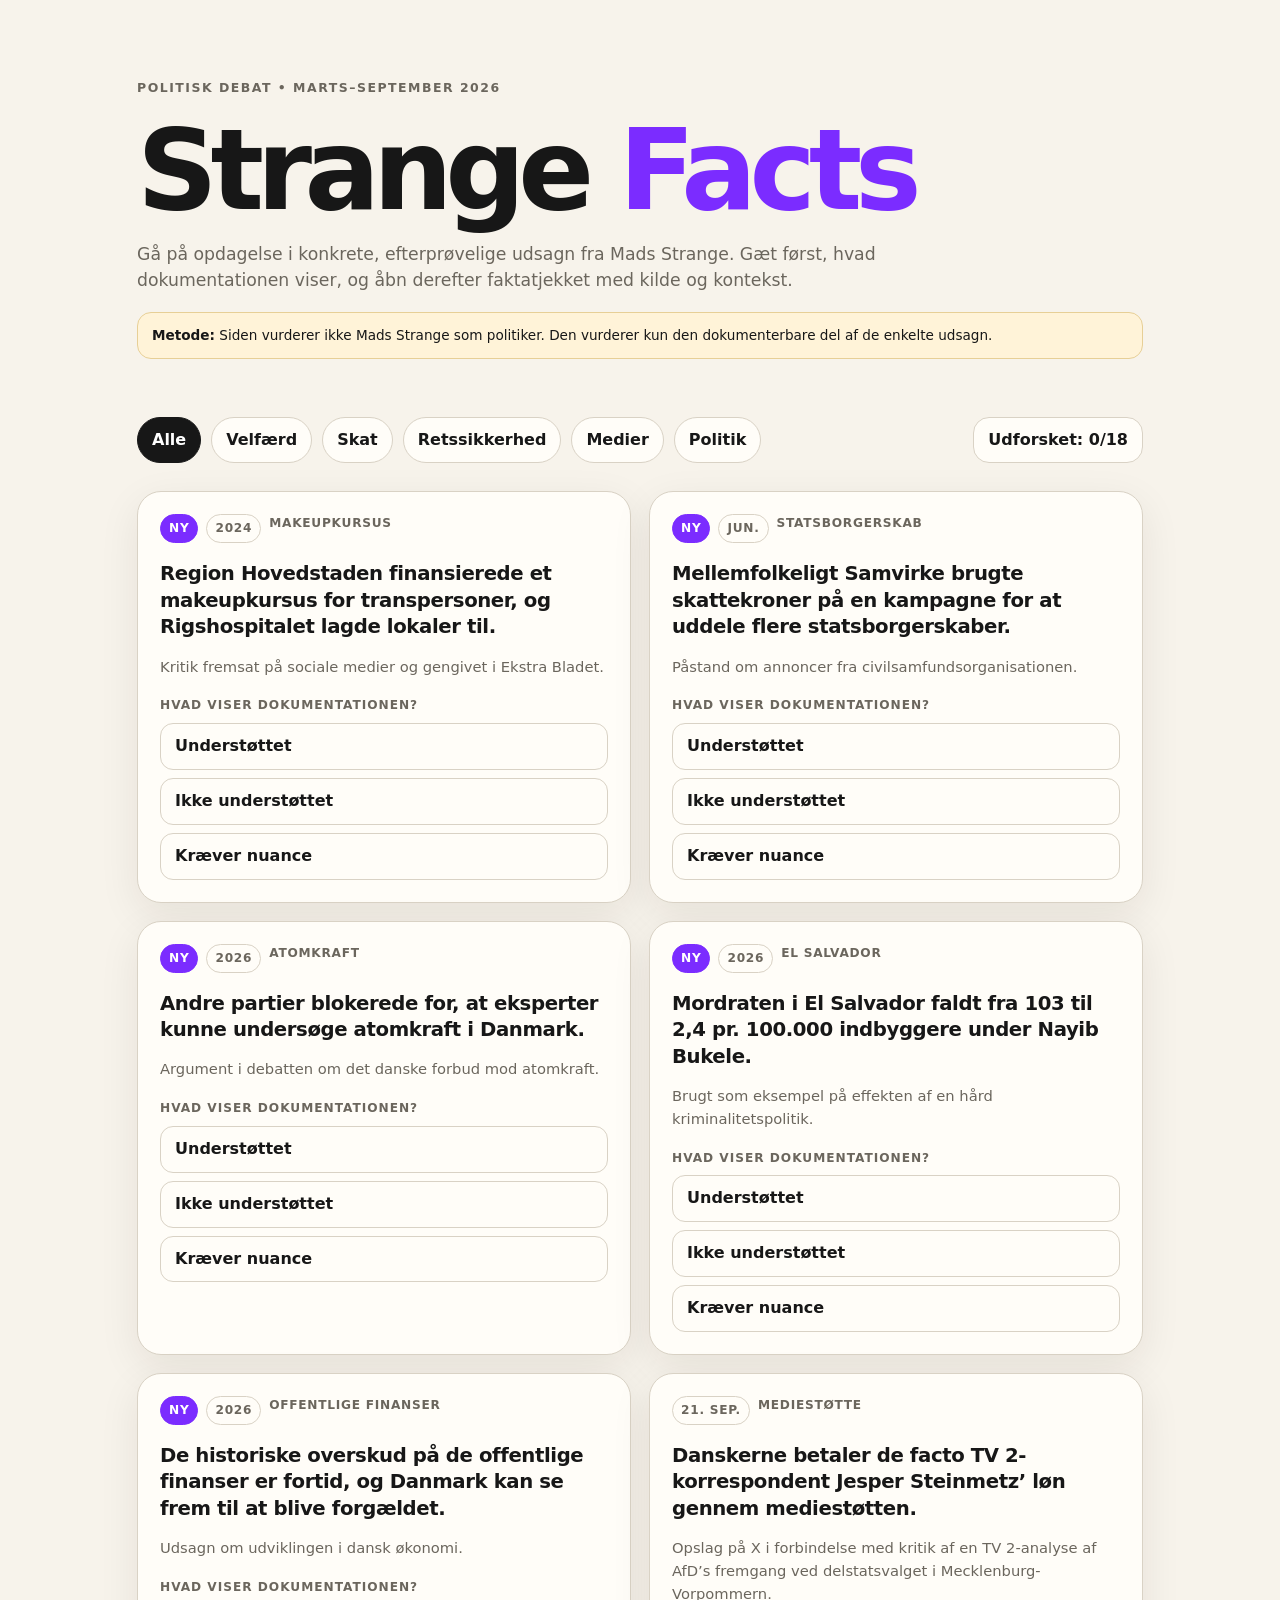
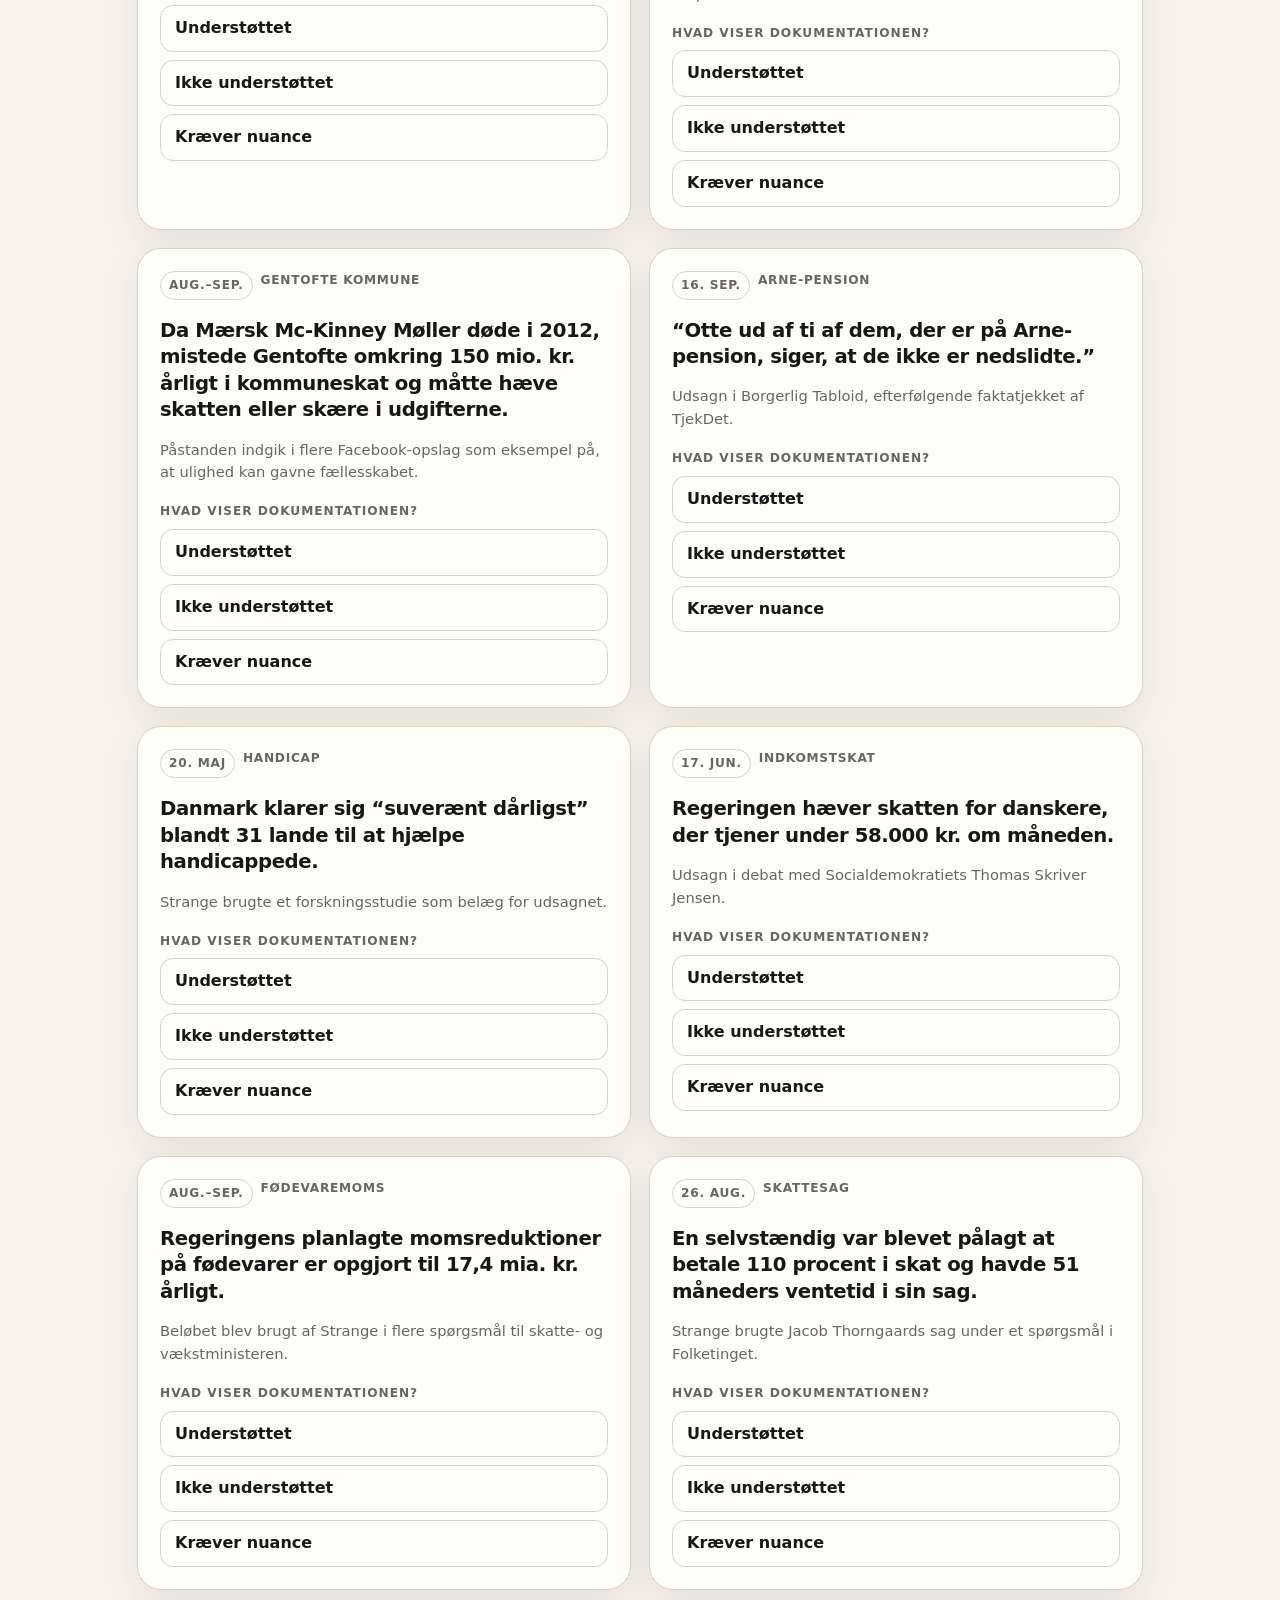
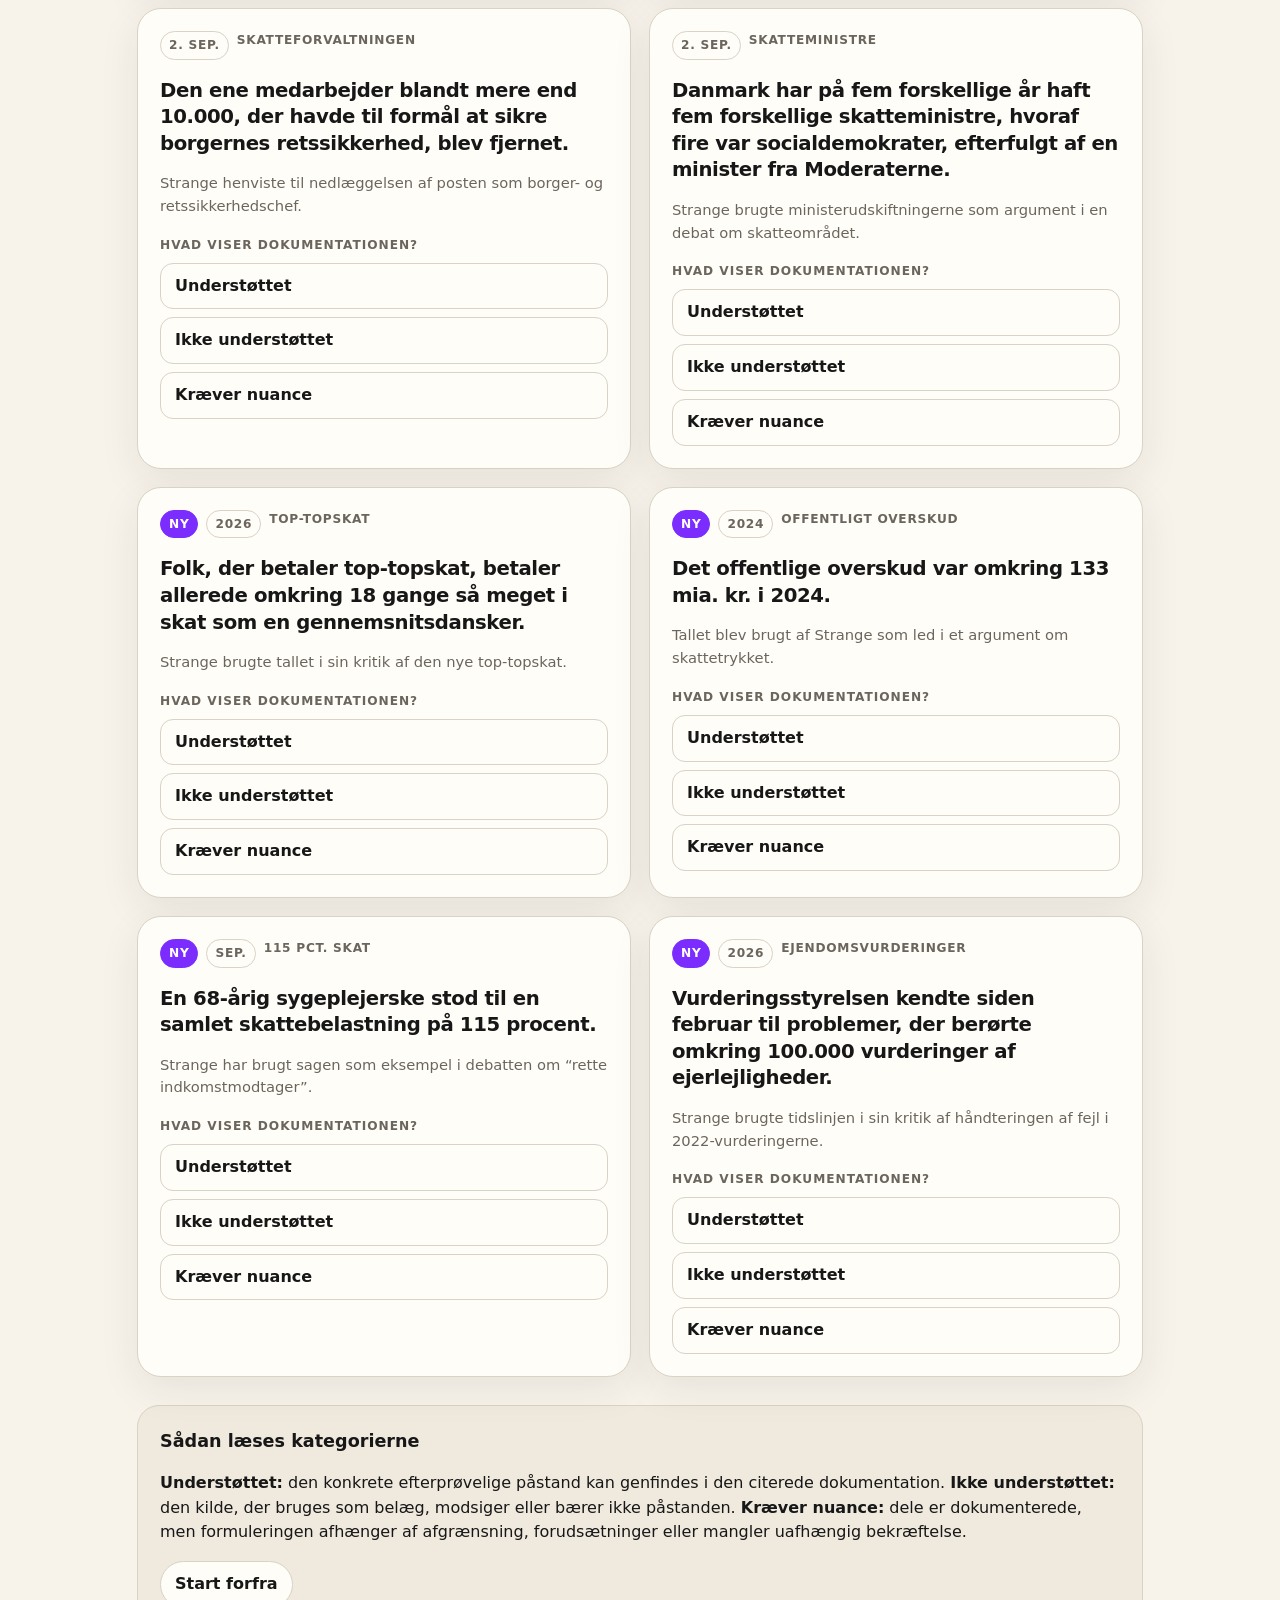
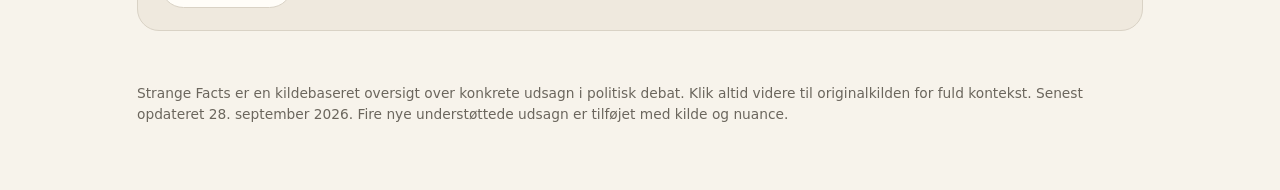
<file: strangefacts/index.html>
<!doctype html>
<html lang="da">
<head>
  <meta charset="utf-8">
  <meta name="viewport" content="width=device-width, initial-scale=1, viewport-fit=cover">
  <meta name="description" content="Strange Facts – interaktivt, kildebaseret faktatjek af udsagn fra Mads Strange i politiske debatter.">
  <title>Strange Facts</title>
  <style>
    :root{
      --bg:#f7f3eb;--paper:#fffdf8;--ink:#171717;--muted:#6b665d;--line:#d9d2c5;--panel:#efe9de;--oninvert:#fff;
      --accent:#7b2cff;--good:#177245;--bad:#a72d2d;--nuance:#8a5b00;
      --good-bg:#e8f5ed;--bad-bg:#faeaea;--nuance-bg:#fff3d8;--notice-line:#e7cf96;
      --shadow:0 12px 40px rgba(32,24,10,.08);
      box-sizing:border-box;
      padding-top:env(safe-area-inset-top,0px);padding-bottom:env(safe-area-inset-bottom,0px);
    }
    @media (prefers-color-scheme:dark){
      :root:not([data-theme="light"]){
        --bg:#16140f;--paper:#211e18;--ink:#f1ece2;--muted:#aaa296;--line:#3a352c;--panel:#2a261f;--oninvert:#16140f;
        --accent:#a978ff;--good:#6fd39c;--bad:#f08a8a;--nuance:#e7b95a;
        --good-bg:#16301f;--bad-bg:#3a1c1c;--nuance-bg:#35290f;--notice-line:#5c4a1f;
        --shadow:0 12px 40px rgba(0,0,0,.35);
      }
    }
    :root[data-theme="dark"]{
      --bg:#16140f;--paper:#211e18;--ink:#f1ece2;--muted:#aaa296;--line:#3a352c;--panel:#2a261f;--oninvert:#16140f;
      --accent:#a978ff;--good:#6fd39c;--bad:#f08a8a;--nuance:#e7b95a;
      --good-bg:#16301f;--bad-bg:#3a1c1c;--nuance-bg:#35290f;--notice-line:#5c4a1f;
      --shadow:0 12px 40px rgba(0,0,0,.35);
    }
    *,*::before,*::after{box-sizing:inherit}
    html{scroll-behavior:smooth;scroll-padding-top:env(safe-area-inset-top,0px);background:var(--bg)}
    body{margin:0;background:var(--bg);color:var(--ink);font:16px/1.55 ui-sans-serif,system-ui,-apple-system,BlinkMacSystemFont,"Segoe UI",sans-serif}
    a{color:inherit}
    button,select{font:inherit;color:inherit}
    button{cursor:pointer}
    button:focus-visible,a:focus-visible{outline:3px solid var(--accent);outline-offset:2px}
    .wrap{max-width:1050px;margin:auto;padding:22px}
    header{padding:56px 0 30px}
    .kicker{font-size:.78rem;text-transform:uppercase;letter-spacing:.12em;font-weight:800;color:var(--muted)}
    h1{font-size:clamp(3rem,10vw,7rem);line-height:.9;margin:.2em 0 .18em;letter-spacing:-.065em}
    h1 span{color:var(--accent)}
    .lede{max-width:760px;font-size:1.08rem;color:var(--muted)}
    .toolbar{display:flex;gap:10px;flex-wrap:wrap;align-items:center;margin:28px 0}
    .pill,.guess,.reset{border:1px solid var(--line);background:var(--paper);border-radius:999px;padding:10px 14px;font-weight:750}
    .pill[aria-pressed="true"]{background:var(--ink);color:var(--oninvert);border-color:var(--ink)}
    .score{margin-left:auto;background:var(--paper);border:1px solid var(--line);border-radius:16px;padding:10px 14px;font-weight:800}
    .grid{display:grid;grid-template-columns:repeat(2,minmax(0,1fr));gap:18px}
    .card{background:var(--paper);border:1px solid var(--line);border-radius:24px;padding:22px;box-shadow:var(--shadow)}
    .card.hidden{display:none}
    .meta{display:flex;gap:8px;flex-wrap:wrap;font-size:.76rem;font-weight:800;color:var(--muted);text-transform:uppercase;letter-spacing:.06em}
    .tag{border:1px solid var(--line);border-radius:999px;padding:4px 8px}
    .new{background:var(--accent);color:#fff;border-color:var(--accent)}
    blockquote{margin:18px 0 10px;font-size:1.23rem;line-height:1.35;font-weight:850;letter-spacing:-.02em}
    .context{font-size:.92rem;color:var(--muted)}
    .ask{margin-top:18px;font-size:.76rem;font-weight:850;text-transform:uppercase;letter-spacing:.08em;color:var(--muted)}
    .choices{display:grid;grid-template-columns:1fr;gap:8px;margin-top:8px}
    .guess{border-radius:13px;text-align:left;min-height:46px}
    .guess:hover{border-color:var(--ink)}
    .guess:disabled{cursor:default;opacity:.58}
    .guess.picked{outline:3px solid rgba(123,44,255,.22);border-color:var(--accent);opacity:1}
    .result{display:none;margin-top:18px;border-top:1px solid var(--line);padding-top:18px}
    .result.open{display:block}
    .verdict{display:inline-block;border-radius:999px;padding:5px 9px;font-size:.76rem;font-weight:900;text-transform:uppercase;letter-spacing:.05em}
    .v-good{background:var(--good-bg);color:var(--good)}
    .v-bad{background:var(--bad-bg);color:var(--bad)}
    .v-nuance{background:var(--nuance-bg);color:var(--nuance)}
    .result p{margin:.7em 0}
    .sources{display:flex;flex-wrap:wrap;gap:4px 16px}
    .source{display:inline-block;margin-top:6px;font-weight:850;text-decoration-thickness:1.5px;text-underline-offset:3px}
    .method{margin:28px 0 40px;padding:22px;border:1px solid var(--line);border-radius:22px;background:var(--panel)}
    .method h2{margin:0 0 8px;font-size:1.1rem}
    footer{padding:12px 0 42px;color:var(--muted);font-size:.86rem}
    .notice{font-size:.85rem;background:var(--nuance-bg);border:1px solid var(--notice-line);border-radius:14px;padding:12px 14px;margin-top:16px}
    @media(max-width:760px){.grid{grid-template-columns:1fr}.score{margin-left:0;width:100%}header{padding-top:34px}.wrap{padding:16px}}
    @media(prefers-reduced-motion:reduce){html{scroll-behavior:auto}}
  </style>
</head>
<body>
<div class="wrap">
  <header>
    <div class="kicker">Politisk debat • marts–september 2026</div>
    <h1>Strange <span>Facts</span></h1>
    <p class="lede">Gå på opdagelse i konkrete, efterprøvelige udsagn fra Mads Strange. Gæt først, hvad dokumentationen viser, og åbn derefter faktatjekket med kilde og kontekst.</p>
    <div class="notice"><strong>Metode:</strong> Siden vurderer ikke Mads Strange som politiker. Den vurderer kun den dokumenterbare del af de enkelte udsagn.</div>
  </header>

  <nav class="toolbar" aria-label="Filtrér faktatjek">
    <button class="pill" data-filter="alle" aria-pressed="true">Alle</button>
    <button class="pill" data-filter="velfærd" aria-pressed="false">Velfærd</button>
    <button class="pill" data-filter="skat" aria-pressed="false">Skat</button>
    <button class="pill" data-filter="retssikkerhed" aria-pressed="false">Retssikkerhed</button>
    <button class="pill" data-filter="medier" aria-pressed="false">Medier</button>
    <button class="pill" data-filter="politik" aria-pressed="false">Politik</button>
    <div class="score" aria-live="polite">Udforsket: <span id="count">0</span>/<span id="total">0</span></div>
  </nav>

  <main class="grid" id="cards">

    <article class="card" data-topic="velfærd" data-answer="bad">
      <div class="meta"><span class="tag new">Ny</span><span class="tag">2024</span><span>Makeupkursus</span></div>
      <blockquote>Region Hovedstaden finansierede et makeupkursus for transpersoner, og Rigshospitalet lagde lokaler til.</blockquote>
      <p class="context">Kritik fremsat på sociale medier og gengivet i Ekstra Bladet.</p>
      <div class="ask">Hvad viser dokumentationen?</div>
      <div class="choices">
        <button class="guess" data-guess="good">Understøttet</button>
        <button class="guess" data-guess="bad">Ikke understøttet</button>
        <button class="guess" data-guess="nuance">Kræver nuance</button>
      </div>
      <div class="result">
        <span class="verdict v-bad">Ikke understøttet</span>
        <p>Kurset var privat finansieret. Ekstra Bladet beskrev udsagnet som en dobbelt fejl, fordi både påstanden om offentlig finansiering og påstanden om Rigshospitalets lokaler var forkerte.</p>
        <div class="sources"><a class="source" href="https://ekstrabladet.dk/nyheder/politik/danskpolitik/la-kandidat-i-dobbelt-svipser-anklaget-for-fake-news/10221090" target="_blank" rel="noopener">Kilde: Ekstra Bladet ↗</a></div>
      </div>
    </article>

    <article class="card" data-topic="politik" data-answer="bad">
      <div class="meta"><span class="tag new">Ny</span><span class="tag">jun.</span><span>Statsborgerskab</span></div>
      <blockquote>Mellemfolkeligt Samvirke brugte skattekroner på en kampagne for at uddele flere statsborgerskaber.</blockquote>
      <p class="context">Påstand om annoncer fra civilsamfundsorganisationen.</p>
      <div class="ask">Hvad viser dokumentationen?</div>
      <div class="choices">
        <button class="guess" data-guess="good">Understøttet</button>
        <button class="guess" data-guess="bad">Ikke understøttet</button>
        <button class="guess" data-guess="nuance">Kræver nuance</button>
      </div>
      <div class="result">
        <span class="verdict v-bad">Ikke understøttet</span>
        <p>Annoncerne var privat finansieret og ikke betalt af offentlige midler. Berlingske afviste påstanden allerede i juni, og Ekstra Bladet har den med i sin samlede gennemgang.</p>
        <div class="sources"><a class="source" href="https://ekstrabladet.dk/nyheder/politik/danskpolitik/alex-kronprins-taget-i-loegne-paa-stribe-skidt-pyt/11299470" target="_blank" rel="noopener">Kilde: Ekstra Bladet ↗</a></div>
      </div>
    </article>

    <article class="card" data-topic="politik" data-answer="nuance">
      <div class="meta"><span class="tag new">Ny</span><span class="tag">2026</span><span>Atomkraft</span></div>
      <blockquote>Andre partier blokerede for, at eksperter kunne undersøge atomkraft i Danmark.</blockquote>
      <p class="context">Argument i debatten om det danske forbud mod atomkraft.</p>
      <div class="ask">Hvad viser dokumentationen?</div>
      <div class="choices">
        <button class="guess" data-guess="good">Understøttet</button>
        <button class="guess" data-guess="bad">Ikke understøttet</button>
        <button class="guess" data-guess="nuance">Kræver nuance</button>
      </div>
      <div class="result">
        <span class="verdict v-nuance">Kræver nuance</span>
        <p>Der er en kerne af noget rigtigt: Folketinget har flere gange stemt nej til Liberal Alliances forslag, blandt andet et forslag om at nedsætte en kommission om atomkraft, som klimaministeren i 2023 afviste som tung og unødvendig.</p>
        <p>Men undersøgelsen blev ikke blokeret. Et flertal henviste i 2025 spørgsmålet til en embedsmandsanalyse, og den regeringsbestilte analyse af blandt andet SMR-teknologi blev offentliggjort i begyndelsen af 2026. Formuleringen om, at eksperter blev forhindret i at undersøge atomkraft, holder derfor ikke.</p>
        <div class="sources"><a class="source" href="https://ekstrabladet.dk/nyheder/politik/danskpolitik/alex-kronprins-taget-i-loegne-paa-stribe-skidt-pyt/11299470" target="_blank" rel="noopener">Kilde: Ekstra Bladet ↗</a></div>
      </div>
    </article>

    <article class="card" data-topic="politik" data-answer="nuance">
      <div class="meta"><span class="tag new">Ny</span><span class="tag">2026</span><span>El Salvador</span></div>
      <blockquote>Mordraten i El Salvador faldt fra 103 til 2,4 pr. 100.000 indbyggere under Nayib Bukele.</blockquote>
      <p class="context">Brugt som eksempel på effekten af en hård kriminalitetspolitik.</p>
      <div class="ask">Hvad viser dokumentationen?</div>
      <div class="choices">
        <button class="guess" data-guess="good">Understøttet</button>
        <button class="guess" data-guess="bad">Ikke understøttet</button>
        <button class="guess" data-guess="nuance">Kræver nuance</button>
      </div>
      <div class="result">
        <span class="verdict v-nuance">Kræver nuance</span>
        <p>Begge tal findes. Raten på omkring 103 pr. 100.000 er El Salvadors niveau i 2015, og 2,4 er det officielle tal fra Bukeles anden valgperiode. Problemet er koblingen: Bukele tiltrådte i 2019, hvor raten allerede var faldet til omkring 38. En stor del af faldet ligger altså før hans præsidenttid.</p>
        <p>Der er også sket et markant fald under Bukele, men de officielle tal er omstridte. Kritikere peger på, at blandt andet drab begået af politiet og fund af nedgravede lig ikke indgår i opgørelsen.</p>
        <div class="sources"><a class="source" href="https://ekstrabladet.dk/nyheder/politik/danskpolitik/alex-kronprins-taget-i-loegne-paa-stribe-skidt-pyt/11299470" target="_blank" rel="noopener">Kilde: Ekstra Bladet ↗</a></div>
      </div>
    </article>

    <article class="card" data-topic="skat" data-answer="nuance">
      <div class="meta"><span class="tag new">Ny</span><span class="tag">2026</span><span>Offentlige finanser</span></div>
      <blockquote>De historiske overskud på de offentlige finanser er fortid, og Danmark kan se frem til at blive forgældet.</blockquote>
      <p class="context">Udsagn om udviklingen i dansk økonomi.</p>
      <div class="ask">Hvad viser dokumentationen?</div>
      <div class="choices">
        <button class="guess" data-guess="good">Understøttet</button>
        <button class="guess" data-guess="bad">Ikke understøttet</button>
        <button class="guess" data-guess="nuance">Kræver nuance</button>
      </div>
      <div class="result">
        <span class="verdict v-nuance">Kræver nuance</span>
        <p>Første del har hold i tallene. Overskuddet faldt fra cirka 130 mia. kr. i 2024 til cirka 91 mia. kr. i 2025, og Økonomiministeriet skønner, at den strukturelle saldo bliver svagt negativ i 2027 på grund af blandt andet forsvarsudgifter og skattelettelser.</p>
        <p>Anden del holder ikke. ØMU-gælden faldt til knap 27 procent af BNP i første kvartal 2026, og den offentlige finansielle nettoformue voksede til cirka 872 mia. kr. En økonom afviser da også gældsudlægningen over for Ekstra Bladet.</p>
        <div class="sources"><a class="source" href="https://ekstrabladet.dk/nyheder/politik/danskpolitik/alex-kronprins-taget-i-loegne-paa-stribe-skidt-pyt/11299470" target="_blank" rel="noopener">Kilde: Ekstra Bladet ↗</a></div>
      </div>
    </article>

    <article class="card" data-topic="medier" data-answer="bad">
      <div class="meta"><span class="tag">21. sep.</span><span>Mediestøtte</span></div>
      <blockquote>Danskerne betaler de facto TV 2-korrespondent Jesper Steinmetz’ løn gennem mediestøtten.</blockquote>
      <p class="context">Opslag på X i forbindelse med kritik af en TV 2-analyse af AfD’s fremgang ved delstatsvalget i Mecklenburg-Vorpommern.</p>
      <div class="ask">Hvad viser dokumentationen?</div>
      <div class="choices">
        <button class="guess" data-guess="good">Understøttet</button>
        <button class="guess" data-guess="bad">Ikke understøttet</button>
        <button class="guess" data-guess="nuance">Kræver nuance</button>
      </div>
      <div class="result">
        <span class="verdict v-bad">Ikke understøttet</span>
        <p>TV 2 er et statsejet aktieselskab, men Kulturministeriet oplyser, at TV 2 ikke modtager offentlig støtte og overvejende finansieres af abonnements- og reklameindtægter. Statsligt ejerskab er ikke det samme som mediestøtte, og påstanden har derfor ikke dækning.</p>
        <p>Ifølge RADIO IIII slettede Strange opslaget efter mediets henvendelse. Liberal Alliances presseafdeling oplyste, at han ikke ønskede at kommentere.</p>
        <div class="sources"><a class="source" href="https://radio4.dk/nyheder/mads-strange-fanget-i-ny-usand-paastand-uIkYbqWsNu4WKbY1mdi9" target="_blank" rel="noopener">Kilde: RADIO IIII ↗</a></div>
      </div>
    </article>

    <article class="card" data-topic="skat" data-answer="bad">
      <div class="meta"><span class="tag">aug.–sep.</span><span>Gentofte Kommune</span></div>
      <blockquote>Da Mærsk Mc-Kinney Møller døde i 2012, mistede Gentofte omkring 150 mio. kr. årligt i kommuneskat og måtte hæve skatten eller skære i udgifterne.</blockquote>
      <p class="context">Påstanden indgik i flere Facebook-opslag som eksempel på, at ulighed kan gavne fællesskabet.</p>
      <div class="ask">Hvad viser dokumentationen?</div>
      <div class="choices">
        <button class="guess" data-guess="good">Understøttet</button>
        <button class="guess" data-guess="bad">Ikke understøttet</button>
        <button class="guess" data-guess="nuance">Kræver nuance</button>
      </div>
      <div class="result">
        <span class="verdict v-bad">Ikke understøttet</span>
        <p>Fortællingen bygger på én Børsen-artikel fra 2012 med en anonym kilde i byrådet. Ifølge Berlingske faldt kommunens skatteindtægter ikke efter dødsfaldet, og der blev hverken skåret i udgifterne eller hævet skat.</p>
        <p>Borgmester Michael Fenger (K), der sad i byrådet i 2012, kan ikke genkende påstanden og peger på, at et beløb af den størrelse næppe ville kunne mærkes på grund af den kommunale udligning. Strange har siden skrevet, at det er ærgerligt, at medier dengang angav et højere skattebidrag, end der senere syntes at være dokumentation for.</p>
        <div class="sources">
          <a class="source" href="https://www.berlingske.dk/politik/da-maersk-doede-manglede-gentofte-millioner-fortaeller-mads-strange-men-det-passer-ikke" target="_blank" rel="noopener">Kilde: Berlingske ↗</a>
          <a class="source" href="https://piopio.dk/konservativ-borgmester-gaar-i-rette-med-ung-la-ordfoerer" target="_blank" rel="noopener">Kilde: Netavisen Pio ↗</a>
        </div>
      </div>
    </article>

    <article class="card" data-topic="velfærd" data-answer="bad">
      <div class="meta"><span class="tag">16. sep.</span><span>Arne-pension</span></div>
      <blockquote>“Otte ud af ti af dem, der er på Arne-pension, siger, at de ikke er nedslidte.”</blockquote>
      <p class="context">Udsagn i Borgerlig Tabloid, efterfølgende faktatjekket af TjekDet.</p>
      <div class="ask">Hvad viser dokumentationen?</div>
      <div class="choices">
        <button class="guess" data-guess="good">Understøttet</button>
        <button class="guess" data-guess="bad">Ikke understøttet</button>
        <button class="guess" data-guess="nuance">Kræver nuance</button>
      </div>
      <div class="result">
        <span class="verdict v-bad">Ikke understøttet</span>
        <p>TjekDet gennemgik den undersøgelse, der blev henvist til. Her svarede 16,5 procent, at de slet ikke følte sig fysisk nedslidte. Omkring otte ud af ti angav derimod en eller anden grad af fysisk nedslidning.</p>
        <div class="sources"><a class="source" href="https://www.tjekdet.dk/faktatjek/mads-strange-og-joachim-b-olsen-fremsaetter-forkert-paastand-om-arne-pension" target="_blank" rel="noopener">Kilde: TjekDet ↗</a></div>
      </div>
    </article>

    <article class="card" data-topic="velfærd" data-answer="bad">
      <div class="meta"><span class="tag">20. maj</span><span>Handicap</span></div>
      <blockquote>Danmark klarer sig “suverænt dårligst” blandt 31 lande til at hjælpe handicappede.</blockquote>
      <p class="context">Strange brugte et forskningsstudie som belæg for udsagnet.</p>
      <div class="ask">Hvad viser dokumentationen?</div>
      <div class="choices">
        <button class="guess" data-guess="good">Understøttet</button>
        <button class="guess" data-guess="bad">Ikke understøttet</button>
        <button class="guess" data-guess="nuance">Kræver nuance</button>
      </div>
      <div class="result">
        <span class="verdict v-bad">Ikke understøttet</span>
        <p>En af forskerne bag studiet afviste den udlægning. Studiet ser på forskelle mellem personer med og uden handicap, ikke på om danske handicappede absolut set får dårligst hjælp blandt de 31 lande. Strange sagde senere, at han burde have formuleret sig mere præcist.</p>
        <div class="sources"><a class="source" href="https://www.tjekdet.dk/faktatjek/er-danmark-daarligst-i-europa-til-hjaelpe-handicappede-forsker-afviser-la-politikers" target="_blank" rel="noopener">Kilde: TjekDet ↗</a></div>
      </div>
    </article>

    <article class="card" data-topic="skat" data-answer="nuance">
      <div class="meta"><span class="tag">17. jun.</span><span>Indkomstskat</span></div>
      <blockquote>Regeringen hæver skatten for danskere, der tjener under 58.000 kr. om måneden.</blockquote>
      <p class="context">Udsagn i debat med Socialdemokratiets Thomas Skriver Jensen.</p>
      <div class="ask">Hvad viser dokumentationen?</div>
      <div class="choices">
        <button class="guess" data-guess="good">Understøttet</button>
        <button class="guess" data-guess="bad">Ikke understøttet</button>
        <button class="guess" data-guess="nuance">Kræver nuance</button>
      </div>
      <div class="result">
        <span class="verdict v-nuance">Kræver nuance</span>
        <p>To økonomer vurderede over for TjekDet, at fastfrysningen af beløbsgrænser isoleret set giver højere indkomstskat, også for denne gruppe. Men udsagnet siger ikke noget om den samlede økonomiske effekt af hele regeringens pakke, blandt andet lavere fødevaremoms.</p>
        <div class="sources"><a class="source" href="https://www.tjekdet.dk/faktatjek/haever-regeringen-skatten-dem-der-tjener-under-58000-om-maaneden" target="_blank" rel="noopener">Kilde: TjekDet ↗</a></div>
      </div>
    </article>

    <article class="card" data-topic="skat" data-answer="good">
      <div class="meta"><span class="tag">aug.–sep.</span><span>Fødevaremoms</span></div>
      <blockquote>Regeringens planlagte momsreduktioner på fødevarer er opgjort til 17,4 mia. kr. årligt.</blockquote>
      <p class="context">Beløbet blev brugt af Strange i flere spørgsmål til skatte- og vækstministeren.</p>
      <div class="ask">Hvad viser dokumentationen?</div>
      <div class="choices">
        <button class="guess" data-guess="good">Understøttet</button>
        <button class="guess" data-guess="bad">Ikke understøttet</button>
        <button class="guess" data-guess="nuance">Kræver nuance</button>
      </div>
      <div class="result">
        <span class="verdict v-good">Understøttet</span>
        <p>Folketingets materiale henviser til ministeriets beregning på 17,4 mia. kr. årligt efter tilbageløb og adfærd, når restauranter holdes uden for regnestykket. Forudsætningen er vigtig, men selve tallet kan genfindes i det officielle materiale.</p>
        <div class="sources"><a class="source" href="https://www.ft.dk/samling/20252/almdel/sau/spm/216/index.htm" target="_blank" rel="noopener">Kilde: Folketinget ↗</a></div>
      </div>
    </article>

    <article class="card" data-topic="retssikkerhed" data-answer="nuance">
      <div class="meta"><span class="tag">26. aug.</span><span>Skattesag</span></div>
      <blockquote>En selvstændig var blevet pålagt at betale 110 procent i skat og havde 51 måneders ventetid i sin sag.</blockquote>
      <p class="context">Strange brugte Jacob Thorngaards sag under et spørgsmål i Folketinget.</p>
      <div class="ask">Hvad viser dokumentationen?</div>
      <div class="choices">
        <button class="guess" data-guess="good">Understøttet</button>
        <button class="guess" data-guess="bad">Ikke understøttet</button>
        <button class="guess" data-guess="nuance">Kræver nuance</button>
      </div>
      <div class="result">
        <span class="verdict v-nuance">Kræver nuance</span>
        <p>Folketingets referat dokumenterer, at Strange fremsatte tallene 110 procent og 51 måneder. Ministeren svarede, at det beskrevne forløb lød urimeligt, men bekræftede ikke selv de konkrete tal i sit svar. Referatet dokumenterer derfor udsagnet, men er ikke i sig selv en uafhængig verifikation af tallene.</p>
        <div class="sources"><a class="source" href="https://www.ft.dk/forhandlinger/20252/20252M019_2026-08-26_1300.htm" target="_blank" rel="noopener">Kilde: Folketingets referat ↗</a></div>
      </div>
    </article>

    <article class="card" data-topic="retssikkerhed" data-answer="nuance">
      <div class="meta"><span class="tag">2. sep.</span><span>Skatteforvaltningen</span></div>
      <blockquote>Den ene medarbejder blandt mere end 10.000, der havde til formål at sikre borgernes retssikkerhed, blev fjernet.</blockquote>
      <p class="context">Strange henviste til nedlæggelsen af posten som borger- og retssikkerhedschef.</p>
      <div class="ask">Hvad viser dokumentationen?</div>
      <div class="choices">
        <button class="guess" data-guess="good">Understøttet</button>
        <button class="guess" data-guess="bad">Ikke understøttet</button>
        <button class="guess" data-guess="nuance">Kræver nuance</button>
      </div>
      <div class="result">
        <span class="verdict v-nuance">Kræver nuance</span>
        <p>Stillingen som borger- og retssikkerhedschef blev nedlagt. Men ministeren svarede i samme debat, at der tidligere var én retssikkerhedschef, mens der nu var ti koordinatorer i styrelserne. Formuleringen om, at kun én medarbejder havde til formål at sikre retssikkerhed, giver derfor et ufuldstændigt billede af organiseringen.</p>
        <div class="sources"><a class="source" href="https://www.ft.dk/samling/20252/spoergsmaal/s260/index.htm" target="_blank" rel="noopener">Kilde: Folketinget ↗</a></div>
      </div>
    </article>

    <article class="card" data-topic="politik" data-answer="good">
      <div class="meta"><span class="tag">2. sep.</span><span>Skatteministre</span></div>
      <blockquote>Danmark har på fem forskellige år haft fem forskellige skatteministre, hvoraf fire var socialdemokrater, efterfulgt af en minister fra Moderaterne.</blockquote>
      <p class="context">Strange brugte ministerudskiftningerne som argument i en debat om skatteområdet.</p>
      <div class="ask">Hvad viser dokumentationen?</div>
      <div class="choices">
        <button class="guess" data-guess="good">Understøttet</button>
        <button class="guess" data-guess="bad">Ikke understøttet</button>
        <button class="guess" data-guess="nuance">Kræver nuance</button>
      </div>
      <div class="result">
        <span class="verdict v-good">Understøttet i substansen</span>
        <p>Folketingets ministeroversigt viser Morten Bødskov (S), Jeppe Bruus (S), Rasmus Stoklund (S), Ane Halsboe-Jørgensen (S) og derefter Jakob Engel-Schmidt (M) som skatte-/skatte- og vækstministre i den relevante årrække. Formuleringen “på fem forskellige år” er retorisk kompakt, men ministerrækken og partifordelingen kan genfindes i den officielle historik.</p>
        <div class="sources"><a class="source" href="https://www.ft.dk/da/folkestyret/regeringen/regeringer-siden-1953" target="_blank" rel="noopener">Kilde: Folketingets ministeroversigt ↗</a></div>
      </div>
    </article>


    <article class="card" data-topic="skat" data-answer="good">
      <div class="meta"><span class="tag new">Ny</span><span class="tag">2026</span><span>Top-topskat</span></div>
      <blockquote>Folk, der betaler top-topskat, betaler allerede omkring 18 gange så meget i skat som en gennemsnitsdansker.</blockquote>
      <p class="context">Strange brugte tallet i sin kritik af den nye top-topskat.</p>
      <div class="ask">Hvad viser dokumentationen?</div>
      <div class="choices">
        <button class="guess" data-guess="good">Understøttet</button>
        <button class="guess" data-guess="bad">Ikke understøttet</button>
        <button class="guess" data-guess="nuance">Kræver nuance</button>
      </div>
      <div class="result">
        <span class="verdict v-good">Understøttet</span>
        <p>CEPOS' beregning finder, at de personer, der forventedes at blive omfattet af top-topskatten, i gennemsnit betalte cirka 4 mio. kr. i skat mod cirka 220.000 kr. for befolkningen som helhed – omtrent 18 gange så meget.</p>
        <p>Nuancen er datagrundlaget: beregningen bygger på skattebetalinger i 2021 opgjort i 2023-niveau og på gruppen af potentielle top-topskatteydere, før skatten trådte i kraft. Selve 18-gange-forholdet kan dog genfindes i analysen.</p>
        <div class="sources"><a class="source" href="https://cepos.dk/artikler/top-topskatteydere-betaler-allerede-18-gange-sa-meget-i-skat-som-en-gennemsnitsdansker/" target="_blank" rel="noopener">Kilde: CEPOS ↗</a></div>
      </div>
    </article>

    <article class="card" data-topic="skat" data-answer="good">
      <div class="meta"><span class="tag new">Ny</span><span class="tag">2024</span><span>Offentligt overskud</span></div>
      <blockquote>Det offentlige overskud var omkring 133 mia. kr. i 2024.</blockquote>
      <p class="context">Tallet blev brugt af Strange som led i et argument om skattetrykket.</p>
      <div class="ask">Hvad viser dokumentationen?</div>
      <div class="choices">
        <button class="guess" data-guess="good">Understøttet</button>
        <button class="guess" data-guess="bad">Ikke understøttet</button>
        <button class="guess" data-guess="nuance">Kræver nuance</button>
      </div>
      <div class="result">
        <span class="verdict v-good">Understøttet</span>
        <p>Danmarks Statistiks første opgørelse for 2024 viste et offentligt overskud på 133,2 mia. kr. En efterfølgende EU-opgørelse viste 133,3 mia. kr. Tallet Strange brugte, lå altså på linje med de officielle tal på det tidspunkt.</p>
        <p>Nuancen er, at nationalregnskabstal revideres. Senere opgørelser har sat 2024-overskuddet lavere. Et stort offentligt overskud dokumenterer heller ikke i sig selv den politiske vurdering, at staten har opkrævet “for meget” i skat.</p>
        <div class="sources">
          <a class="source" href="https://www.dst.dk/da/Statistik/udgivelser/NytHtml?cid=49205" target="_blank" rel="noopener">Kilde: Danmarks Statistik, marts 2025 ↗</a>
          <a class="source" href="https://www.dst.dk/da/Statistik/udgivelser/nyt?series=386" target="_blank" rel="noopener">Senere revisioner ↗</a>
        </div>
      </div>
    </article>

    <article class="card" data-topic="retssikkerhed" data-answer="good">
      <div class="meta"><span class="tag new">Ny</span><span class="tag">sep.</span><span>115 pct. skat</span></div>
      <blockquote>En 68-årig sygeplejerske stod til en samlet skattebelastning på 115 procent.</blockquote>
      <p class="context">Strange har brugt sagen som eksempel i debatten om “rette indkomstmodtager”.</p>
      <div class="ask">Hvad viser dokumentationen?</div>
      <div class="choices">
        <button class="guess" data-guess="good">Understøttet</button>
        <button class="guess" data-guess="bad">Ikke understøttet</button>
        <button class="guess" data-guess="nuance">Kræver nuance</button>
      </div>
      <div class="result">
        <span class="verdict v-good">Understøttet</span>
        <p>Ved Folketingets behandling af beslutningsforslag B 27 blev sagen om “Rie, en 68-årig sygeplejerske” konkret beskrevet med, at hun stod til 115 pct. i samlet skat. Den dokumenterbare kerne i Stranges udsagn kan dermed genfindes i Folketingets materiale.</p>
        <p>Nuancen ligger i ordvalget. Det officielle referat siger, at hun <em>stod til</em> 115 pct. Hvis udsagnet formuleres som, at hun allerede endeligt havde <em>betalt</em> 115 pct., går det længere end det, denne kilde dokumenterer.</p>
        <div class="sources"><a class="source" href="https://www.ft.dk/samling/20252/beslutningsforslag/B27/BEH1-23/forhandling.htm" target="_blank" rel="noopener">Kilde: Folketinget ↗</a></div>
      </div>
    </article>

    <article class="card" data-topic="skat" data-answer="good">
      <div class="meta"><span class="tag new">Ny</span><span class="tag">2026</span><span>Ejendomsvurderinger</span></div>
      <blockquote>Vurderingsstyrelsen kendte siden februar til problemer, der berørte omkring 100.000 vurderinger af ejerlejligheder.</blockquote>
      <p class="context">Strange brugte tidslinjen i sin kritik af håndteringen af fejl i 2022-vurderingerne.</p>
      <div class="ask">Hvad viser dokumentationen?</div>
      <div class="choices">
        <button class="guess" data-guess="good">Understøttet</button>
        <button class="guess" data-guess="bad">Ikke understøttet</button>
        <button class="guess" data-guess="nuance">Kræver nuance</button>
      </div>
      <div class="result">
        <span class="verdict v-good">Understøttet</span>
        <p>Vurderingsstyrelsen oplyste i september, at den undersøgte cirka 100.000 udsendte 2022-vurderinger af ejerlejligheder. Folketingets materiale om sagen beskriver samtidig den konkrete fejl som noget, styrelsen havde kendt til siden februar.</p>
        <p>Det understøtter Stranges faktuelle tidslinje. Nuancen er, at tidslinjen ikke i sig selv dokumenterer eventuelle videre påstande om motiv – for eksempel at oplysninger bevidst skulle være blevet holdt tilbage.</p>
        <div class="sources">
          <a class="source" href="https://vurdst.dk/nyheder/pressemeddelelse-der-er-identificeret-fejl-i-nogle-af-de-udsendte-2022-vurderinger-af-ejerlejligheder-der-arbejdes-paa-en-loesning" target="_blank" rel="noopener">Kilde: Vurderingsstyrelsen ↗</a>
          <a class="source" href="https://www.ft.dk/samling/20252/almdel/SAU/samspm/G/index.htm" target="_blank" rel="noopener">Kilde: Folketinget ↗</a>
        </div>
      </div>
    </article>
  </main>

  <section class="method">
    <h2>Sådan læses kategorierne</h2>
    <p><strong>Understøttet:</strong> den konkrete efterprøvelige påstand kan genfindes i den citerede dokumentation. <strong>Ikke understøttet:</strong> den kilde, der bruges som belæg, modsiger eller bærer ikke påstanden. <strong>Kræver nuance:</strong> dele er dokumenterede, men formuleringen afhænger af afgrænsning, forudsætninger eller mangler uafhængig bekræftelse.</p>
    <button class="reset" id="reset">Start forfra</button>
  </section>

  <footer>
    Strange Facts er en kildebaseret oversigt over konkrete udsagn i politisk debat. Klik altid videre til originalkilden for fuld kontekst. Senest opdateret 28. september 2026. Fire nye understøttede udsagn er tilføjet med kilde og nuance.
  </footer>
</div>

<script>
(() => {
  const cards = [...document.querySelectorAll('.card')];
  const filters = [...document.querySelectorAll('.pill[data-filter]')];
  const count = document.getElementById('count');
  const reset = document.getElementById('reset');
  document.getElementById('total').textContent = cards.length;
  const seen = new Set();

  function updateCount(){ count.textContent = seen.size; }

  cards.forEach((card, index) => {
    card.querySelectorAll('.guess').forEach(btn => {
      btn.addEventListener('click', () => {
        seen.add(index);
        updateCount();
        card.querySelector('.result').classList.add('open');
        card.querySelectorAll('.guess').forEach(b => {
          b.disabled = true;
          b.classList.remove('picked');
        });
        btn.classList.add('picked');
      });
    });
  });

  filters.forEach(btn => {
    btn.addEventListener('click', () => {
      const chosen = btn.dataset.filter;
      filters.forEach(b => b.setAttribute('aria-pressed', b === btn ? 'true' : 'false'));
      cards.forEach(card => {
        card.classList.toggle('hidden', chosen !== 'alle' && card.dataset.topic !== chosen);
      });
    });
  });

  reset.addEventListener('click', () => {
    seen.clear(); updateCount();
    cards.forEach(card => {
      card.classList.remove('hidden');
      card.querySelector('.result').classList.remove('open');
      card.querySelectorAll('.guess').forEach(b => {
        b.disabled = false; b.classList.remove('picked');
      });
    });
    filters.forEach((b,i) => b.setAttribute('aria-pressed', i === 0 ? 'true' : 'false'));
    window.scrollTo({top:0,behavior:'smooth'});
  });
})();
</script>
</body>
</html>
</file>
<file: styles.css>
/* Minimal academic layout */
:root{
  --bg:#ffffff;
  --text:#111111;
  --muted:#555555;
  --rule:#e8e8e8;
  --link:#111111;
  --max: 820px;
  --radius: 14px;
}

*{box-sizing:border-box;}
html,body{height:100%;}
body{
  margin:0;
  background:var(--bg);
  color:var(--text);
  font:16px/1.55 ui-sans-serif, system-ui, -apple-system, Segoe UI, Roboto, Helvetica, Arial, "Apple Color Emoji","Segoe UI Emoji";
}

a{color:var(--link); text-decoration: underline; text-underline-offset: 3px;}
a:hover{opacity:.75;}

.wrap{max-width:var(--max); margin:48px auto; padding:0 22px;}
header{margin-bottom:22px;}
h1{
  font-size:34px;
  line-height:1.15;
  margin:0 0 8px 0;
  letter-spacing:-0.01em;
}
.subtitle{margin:0; color:var(--muted);}
.links{
  margin-top:14px;
  display:flex;
  flex-wrap:wrap;
  gap:10px 14px;
  color:var(--muted);
}
.links a{color:var(--text);}

.hero{
  margin:26px 0 24px 0;
  border-radius: var(--radius);
  overflow:hidden;
  border: 1px solid var(--rule);
}
.hero img{
  width:100%;
  height:auto;
  display:block;
}
.caption{
  font-size:13px;
  color:var(--muted);
  padding:10px 12px;
  border-top: 1px solid var(--rule);
  background:#fafafa;
}

hr{
  border:0;
  border-top:1px solid var(--rule);
  margin:22px 0;
}

section{margin: 18px 0 26px 0;}
h2{
  font-size:18px;
  margin:0 0 10px 0;
  letter-spacing:-0.01em;
}
h3{
  font-size:16px;
  margin:16px 0 8px 0;
}
p{margin:0 0 14px 0;}
ul.pub{list-style:none; padding:0; margin:0;}
ul.pub li{
  padding:10px 0;
  border-top:1px solid var(--rule);
}
ul.pub li:first-child{border-top:0;}
.pub .meta{color:var(--muted);}
.small{font-size:13px; color:var(--muted);}
.footer{margin-top:34px; padding-top:14px; border-top:1px solid var(--rule); color:var(--muted); font-size:13px;}
@media (max-width:520px){
  .wrap{margin:28px auto;}
  h1{font-size:28px;}
}

/* Wide banners (two scenes) */
.banner{
  margin: 22px 0 20px 0;
  border-radius: var(--radius);
  overflow:hidden;
  border: 1px solid var(--rule);
}
.banner img{
  width:100%;
  height:auto;
  display:block;
}
.banner .caption{
  font-size:13px;
  color:var(--muted);
  padding:10px 12px;
  border-top: 1px solid var(--rule);
  background:#fafafa;
}

/* PDF/Data chips */
.links-inline{
  margin-left: 10px;
  display: inline-flex;
  gap: 8px;
  flex-wrap: wrap;
}
.chip{
  display: inline-block;
  padding: 2px 8px;
  border: 1px solid var(--rule);
  border-radius: 999px;
  text-decoration: none;
  font-size: 13px;
}
.chip:hover{ opacity: .75; }
</file>
